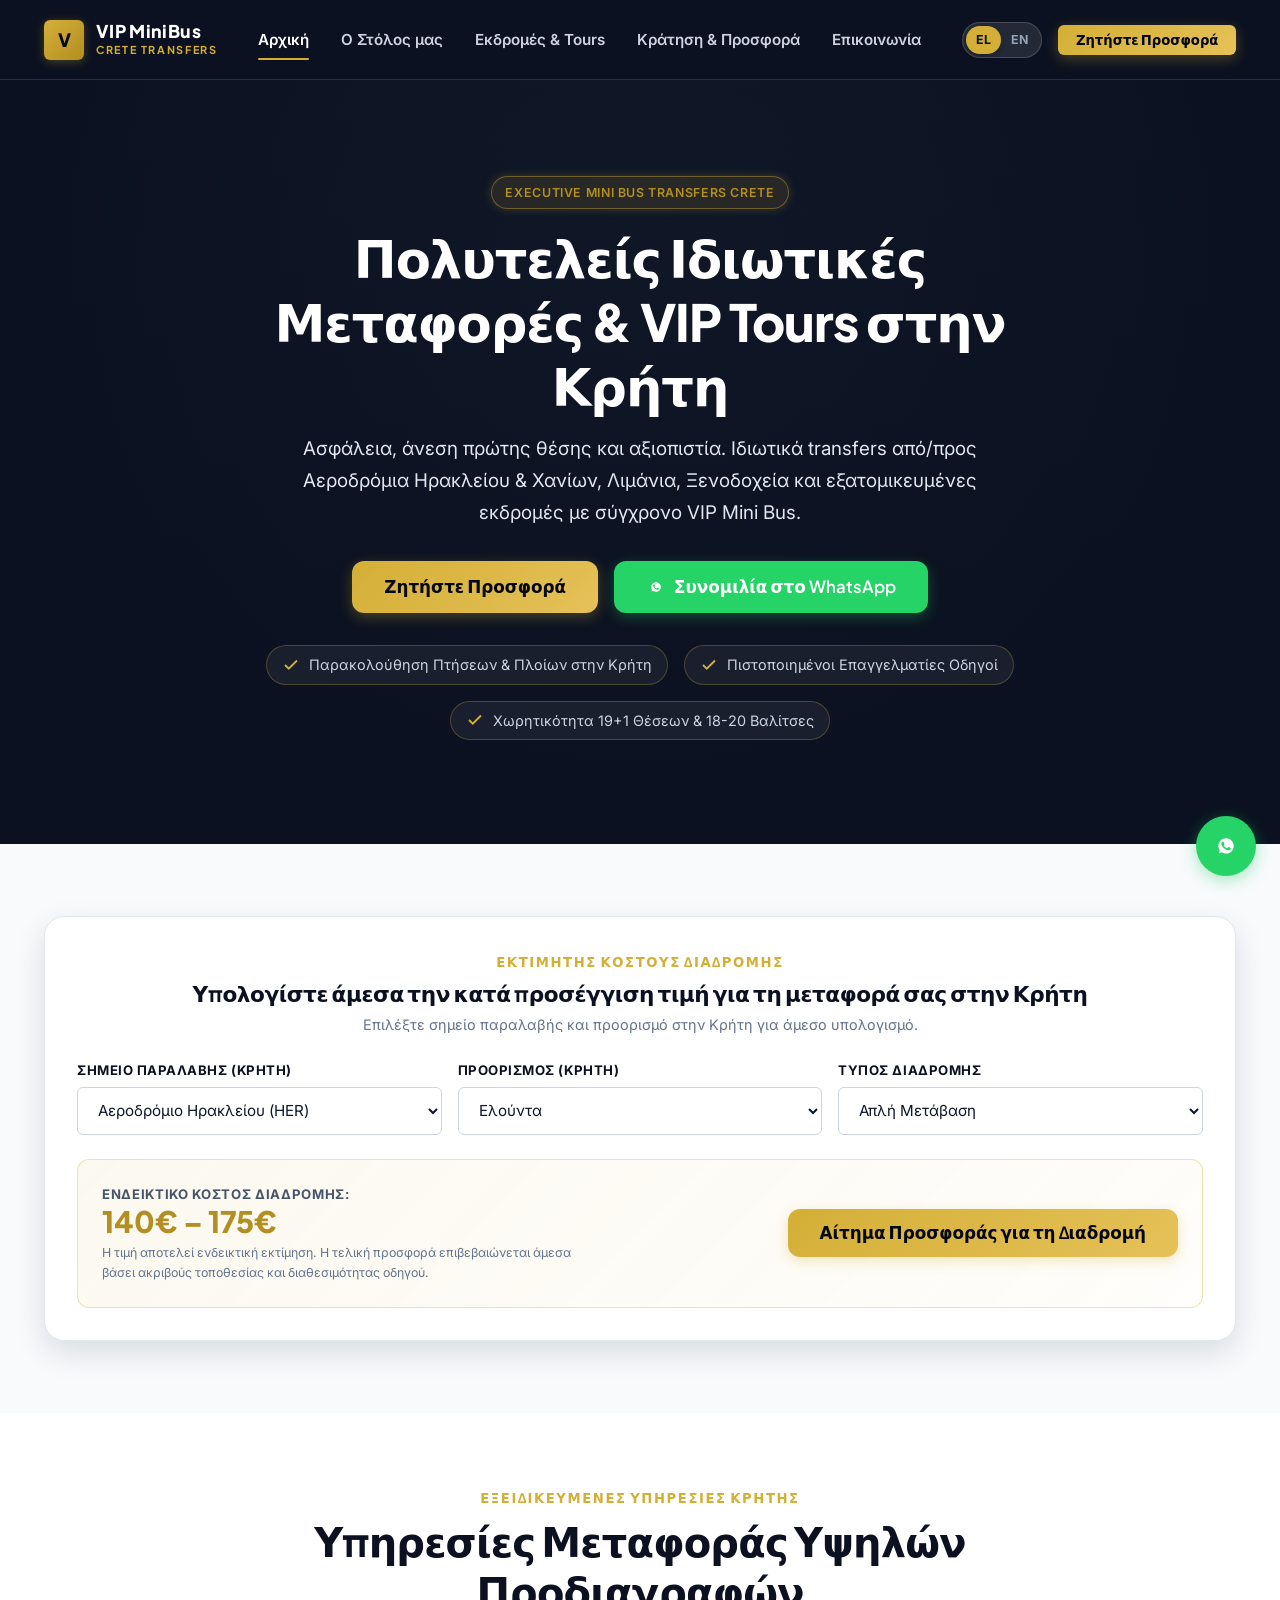
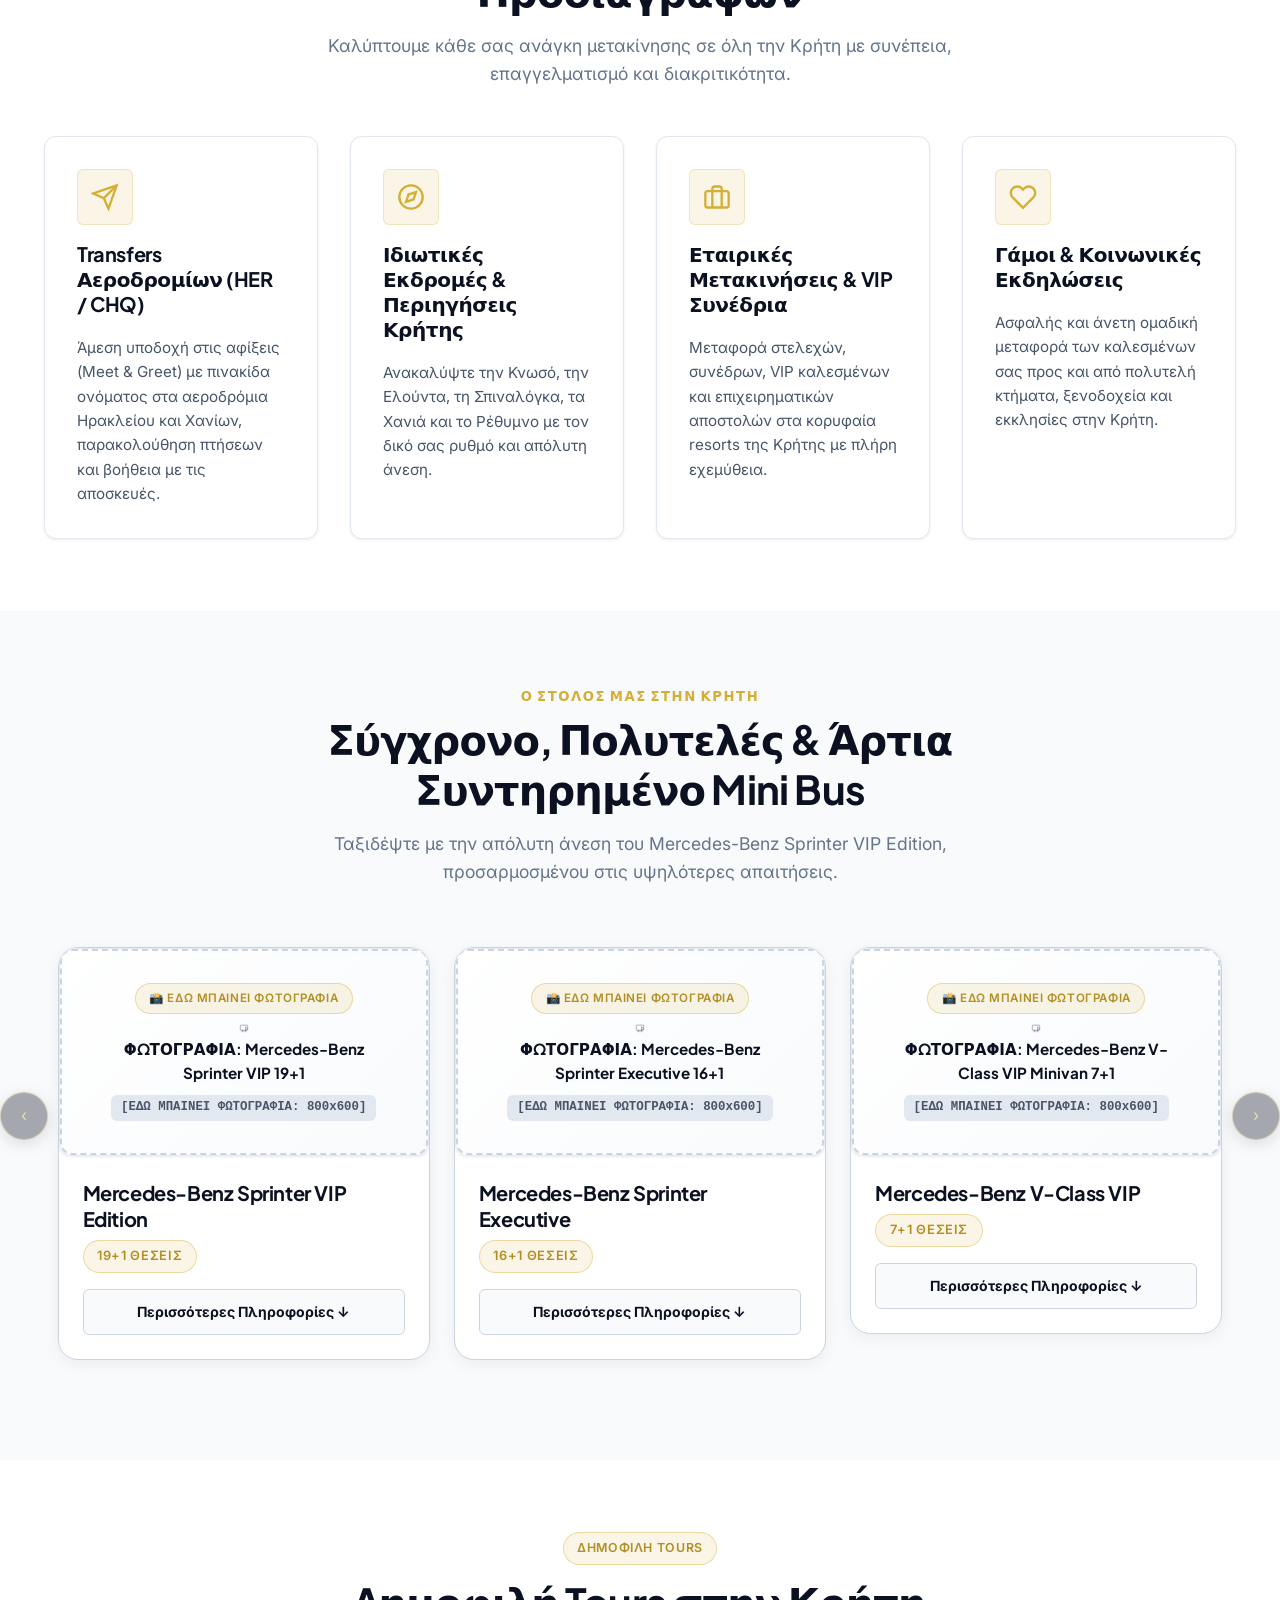
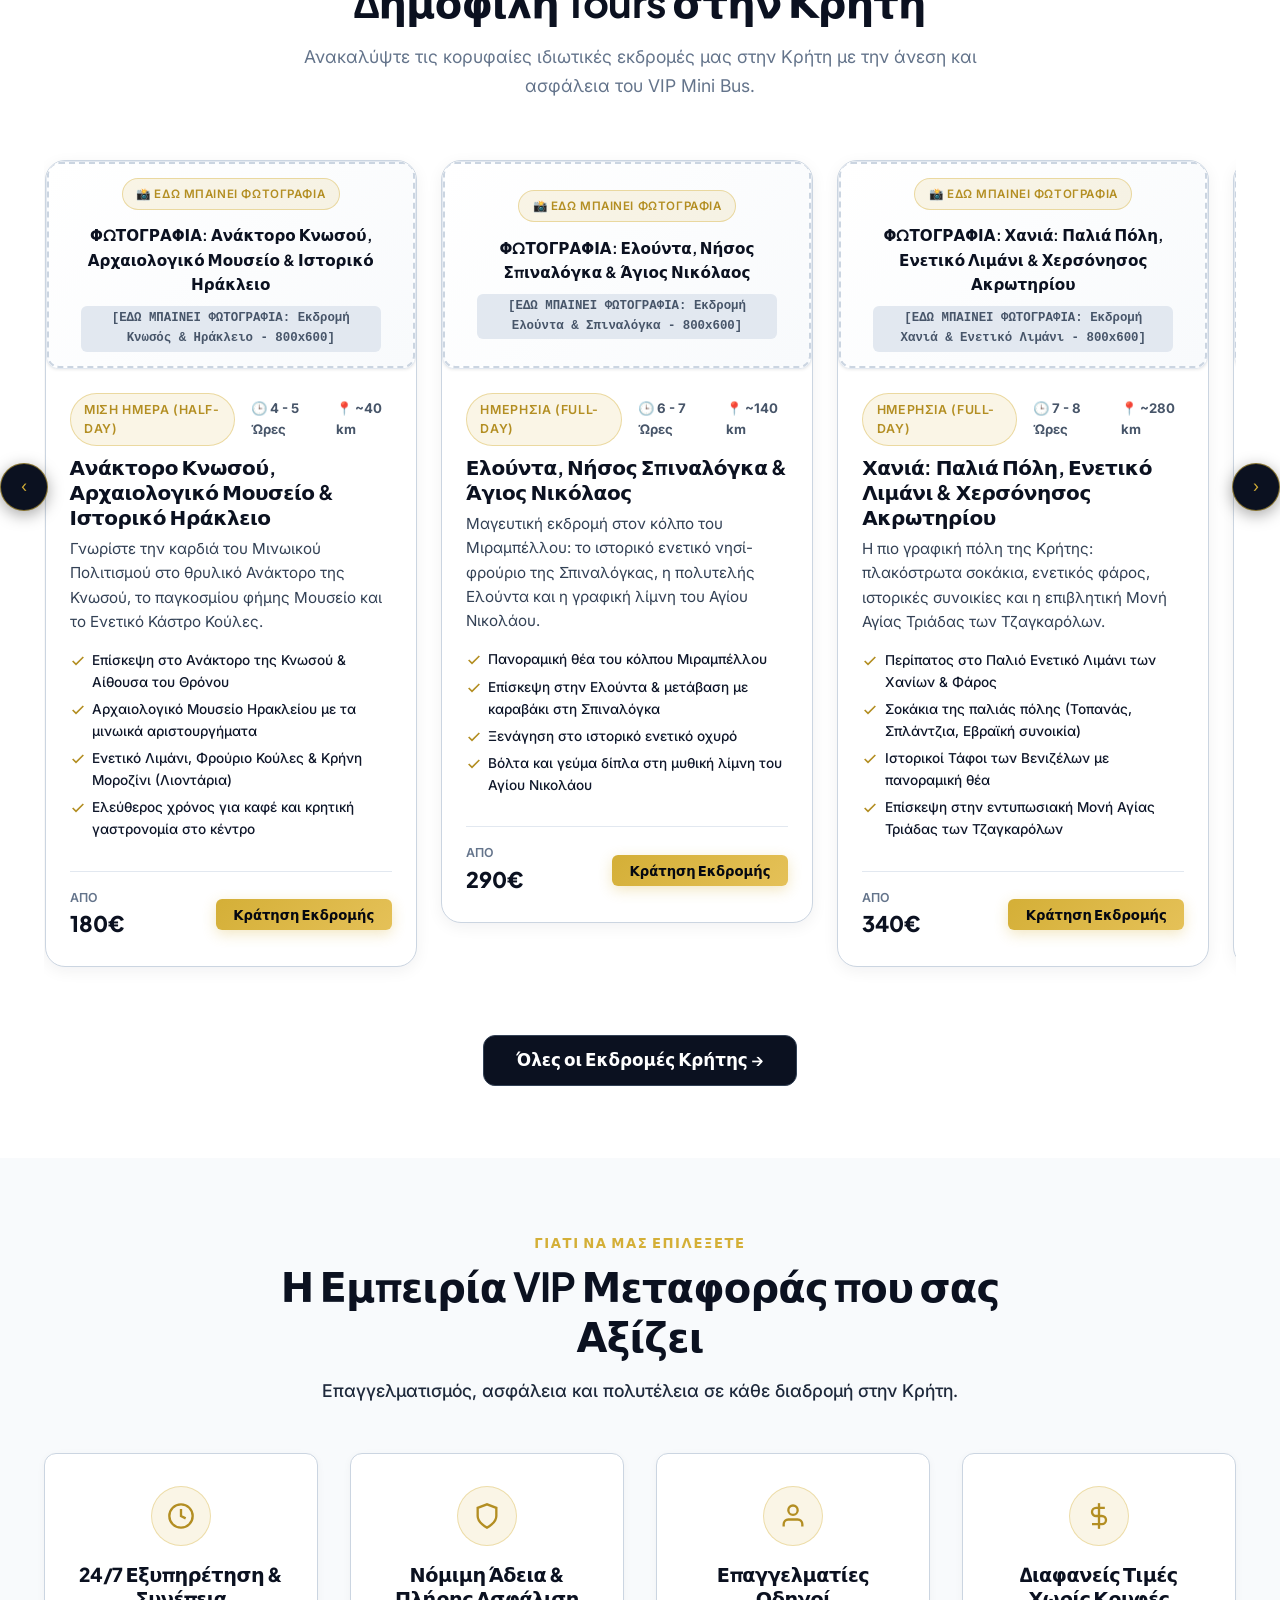
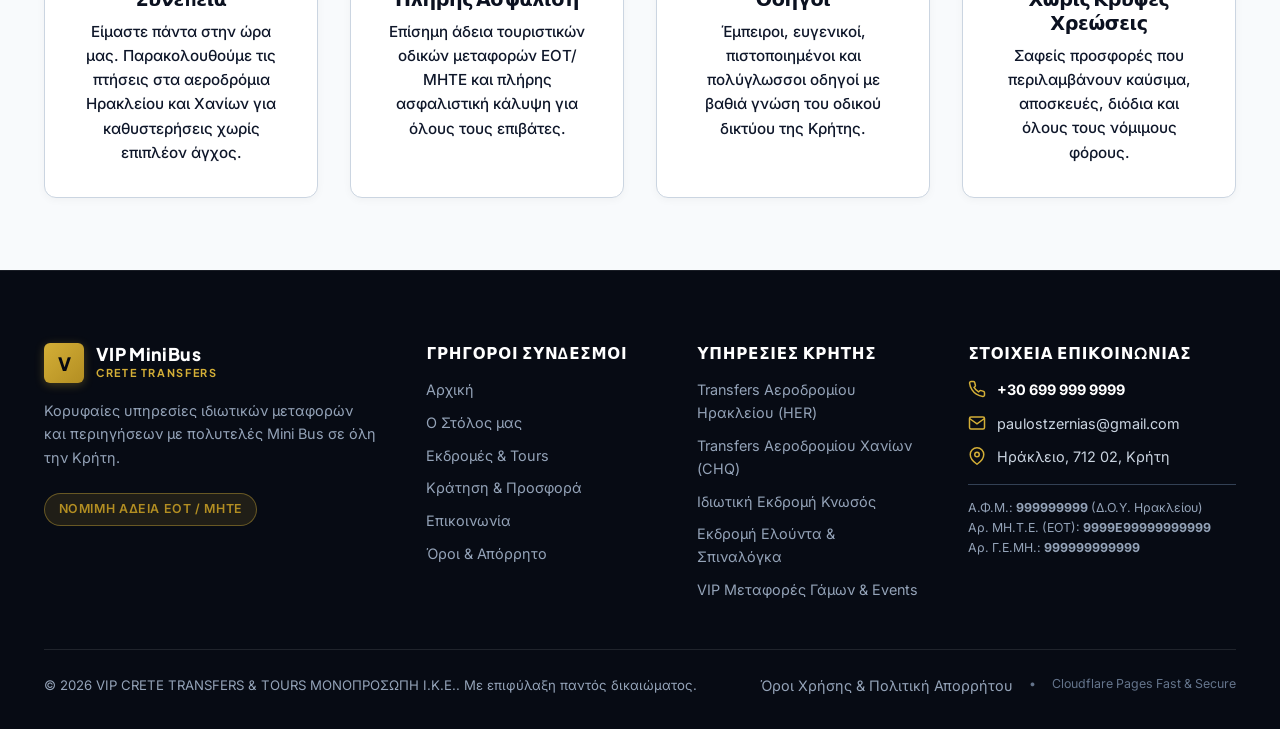
<file: index.html>
<!DOCTYPE html>
<html lang="el">
<head>
  <meta charset="UTF-8">
  <meta name="viewport" content="width=device-width, initial-scale=1.0">
  <title>VIP Mini Bus Transfers & Private Tours Crete | Πολυτελείς Μεταφορές Κρήτη</title>
  <meta name="description" content="Κορυφαίες υπηρεσίες VIP ιδιωτικών μεταφορών και εκδρομών με Mini Bus 19+1 θέσεων στην Κρήτη (Ηράκλειο, Χανιά, Ρέθυμνο, Ελούντα). 24/7 εξυπηρέτηση, άδεια ΕΟΤ/ΜΗΤΕ.">
  
  <!-- Google Fonts: Plus Jakarta Sans & Inter (display=optional eliminates font-swap jitter) -->
  <link rel="preconnect" href="https://fonts.googleapis.com">
  <link rel="preconnect" href="https://fonts.gstatic.com" crossorigin>
  <link href="https://fonts.googleapis.com/css2?family=Inter:wght@400;500;600;700&family=Plus+Jakarta+Sans:wght@600;700;800&display=optional" rel="stylesheet">
  
  <!-- Stylesheets -->
  <link rel="stylesheet" href="css/variables.css">
  <link rel="stylesheet" href="css/base.css">
  <link rel="stylesheet" href="css/components.css">
  <link rel="stylesheet" href="css/animations.css">
</head>
<body>

  <!-- =========================================================================
       1. SOLID EXECUTIVE HEADER / NAVBAR (Zero Flicker)
       ========================================================================= -->
  <header class="site-header">
    <div class="container">
      <div class="nav-container">
        <!-- Logo -->
        <a href="index.html" class="brand-logo" aria-label="VIP Mini Bus Transfers Crete">
          <div class="brand-logo-icon">V</div>
          <div class="brand-logo-text">
            <span class="brand-title">VIP MiniBus</span>
            <span class="brand-subtitle">Crete Transfers</span>
          </div>
        </a>

        <!-- Navigation Menu -->
        <nav class="nav-menu" aria-label="Main Navigation">
          <a href="index.html" class="nav-link active" data-i18n="navHome">Αρχική</a>
          <a href="fleet.html" class="nav-link" data-i18n="navFleet">Ο Στόλος μας</a>
          <a href="tours.html" class="nav-link" data-i18n="navTours">Εκδρομές & Tours</a>
          <a href="booking.html" class="nav-link" data-i18n="navBooking">Κράτηση & Προσφορά</a>
          <a href="contact.html" class="nav-link" data-i18n="navContact">Επικοινωνία</a>

          <!-- Mobile Drawer Actions (Language & Quote Button) -->
          <div class="mobile-menu-extras">
            <div class="lang-switcher" aria-label="Language selector">
              <button type="button" class="lang-btn active" data-lang="el">EL</button>
              <button type="button" class="lang-btn" data-lang="en">EN</button>
            </div>
            <a href="booking.html" class="btn btn-primary btn-quote-mobile" data-i18n="btnGetQuote">Ζητήστε Προσφορά</a>
          </div>
        </nav>

        <!-- Right Side Actions: Lang Switcher & CTA Button -->
        <div class="nav-actions">
          <div class="lang-switcher" aria-label="Language selector">
            <button type="button" class="lang-btn active" data-lang="el">EL</button>
            <button type="button" class="lang-btn" data-lang="en">EN</button>
          </div>
          <a href="booking.html" class="btn btn-primary btn-sm btn-quote-header" data-i18n="btnGetQuote">Ζητήστε Προσφορά</a>
          
          <!-- Mobile Hamburger Toggle -->
          <button class="mobile-toggle" aria-label="Toggle navigation menu">
            <span></span>
            <span></span>
            <span></span>
          </button>
        </div>
      </div>
    </div>
  </header>

  <!-- =========================================================================
       2. HERO SECTION - CRETE (Ready for Future Background Image)
       ========================================================================= -->
  <section class="hero-section hero-home">
    <div class="container">
      <div class="hero-content hero-content-center reveal">
        <div class="hero-badge-wrap">
          <span class="badge badge-gold badge-gold-pulse" data-i18n="heroBadge">Executive Mini Bus Transfers Crete</span>
        </div>
        <h1 class="hero-title" data-i18n="heroTitle">
          Πολυτελείς Ιδιωτικές Μεταφορές & VIP Tours στην Κρήτη
        </h1>
        <p class="hero-subtitle" data-i18n="heroSubtitle">
          Ασφάλεια, άνεση πρώτης θέσης και αξιοπιστία. Ιδιωτικά transfers από/προς Αεροδρόμια Ηρακλείου & Χανίων, Λιμάνια, Ξενοδοχεία και εξατομικευμένες εκδρομές με σύγχρονο VIP Mini Bus.
        </p>

        <div class="hero-actions">
          <a href="booking.html" class="btn btn-primary btn-lg" data-i18n="btnGetQuote">
            Ζητήστε Προσφορά
          </a>
          <a href="#" class="btn btn-whatsapp btn-lg dyn-whatsapp-link" target="_blank" rel="noopener">
            <svg width="20" height="20" viewBox="0 0 24 24" fill="currentColor">
              <path d="M12.031 6.172c-3.181 0-5.767 2.586-5.768 5.766-.001 1.298.38 2.27 1.019 3.287l-.582 2.128 2.182-.573c.978.58 1.911.928 3.145.929 3.178 0 5.767-2.587 5.768-5.766.001-3.187-2.575-5.77-5.764-5.771zm3.392 8.244c-.144.405-.837.774-1.17.824-.299.045-.677.063-1.092-.069-.252-.08-.575-.187-.988-.365-1.739-.751-2.874-2.502-2.961-2.617-.087-.116-.708-.94-.708-1.793s.448-1.273.607-1.446c.159-.173.346-.217.462-.217l.332.006c.106.005.249-.04.39.298.144.347.491 1.2.534 1.287.043.087.072.188.014.304-.058.116-.087.188-.173.289l-.26.304c-.087.086-.177.18-.076.354.101.174.449.741.964 1.201.662.591 1.221.774 1.394.86.174.086.275.072.376-.044.101-.116.433-.506.549-.68.116-.173.231-.145.39-.087s1.011.477 1.184.564.289.13.332.202c.043.073.043.419-.101.824z"/>
            </svg>
            <span data-i18n="btnWhatsAppDirect">Συνομιλία στο WhatsApp</span>
          </a>
        </div>

        <!-- Trust Badges Under Hero -->
        <div class="hero-features">
          <div class="hero-feature-item">
            <svg class="hero-feature-icon" viewBox="0 0 24 24" fill="none" stroke="currentColor" stroke-width="2.5"><polyline points="20 6 9 17 4 12"></polyline></svg>
            <span data-i18n="heroFeature1">Παρακολούθηση Πτήσεων & Πλοίων στην Κρήτη</span>
          </div>
          <div class="hero-feature-item">
            <svg class="hero-feature-icon" viewBox="0 0 24 24" fill="none" stroke="currentColor" stroke-width="2.5"><polyline points="20 6 9 17 4 12"></polyline></svg>
            <span data-i18n="heroFeature2">Πιστοποιημένοι Επαγγελματίες Οδηγοί</span>
          </div>
          <div class="hero-feature-item">
            <svg class="hero-feature-icon" viewBox="0 0 24 24" fill="none" stroke="currentColor" stroke-width="2.5"><polyline points="20 6 9 17 4 12"></polyline></svg>
            <span data-i18n="heroFeature3">Χωρητικότητα 19+1 Θέσεων & 18-20 Βαλίτσες</span>
          </div>
        </div>
      </div>
    </div>
  </section>

  <!-- =========================================================================
       3. QUICK APPROXIMATE PRICE CALCULATOR (Custom Distance & Pickups)
       ========================================================================= -->
  <section class="section section-light" style="position: relative; z-index: 10;">
    <div class="container">
      <div id="price-calculator" class="calculator-card">
        <div class="calculator-header">
          <span class="section-subtitle" data-i18n="calcTitle">Εκτιμητής Κόστους Διαδρομής</span>
          <h2 class="calculator-title" data-i18n="calcSubtitle">Υπολογίστε άμεσα την κατά προσέγγιση τιμή για τη μεταφορά σας στην Κρήτη</h2>
          <p class="calculator-desc" data-i18n="calcDesc">Επιλέξτε σημείο παραλαβής και προορισμό στην Κρήτη για άμεσο υπολογισμό.</p>
        </div>

        <div class="calc-grid">
          <!-- Pickup Dropdown -->
          <div class="form-group">
            <label for="calc-pickup" class="form-label" data-i18n="calcLabelPickup">Σημείο Παραλαβής (Κρήτη)</label>
            <select id="calc-pickup" class="form-control">
              <!-- Rendered via calculator.js -->
            </select>
          </div>

          <!-- Dropoff Dropdown (Standard Options) -->
          <div class="form-group">
            <label for="calc-dropoff" class="form-label" data-i18n="calcLabelDropoff">Προορισμός (Κρήτη)</label>
            <select id="calc-dropoff" class="form-control">
              <!-- Rendered via calculator.js -->
            </select>
          </div>

          <!-- Trip Type -->
          <div class="form-group">
            <label for="calc-trip-type" class="form-label" data-i18n="calcLabelTripType">Τύπος Διαδρομής</label>
            <select id="calc-trip-type" class="form-control">
              <option value="oneway" data-i18n="calcOptionOneWay">Απλή Μετάβαση</option>
              <option value="roundtrip" data-i18n="calcOptionRoundTrip">Μετ' Επιστροφής (-10%)</option>
            </select>
          </div>
        </div>

        <!-- Calculator Result & CTA -->
        <div class="calculator-result-box">
          <div class="calc-price-wrap">
            <span class="calc-price-label" data-i18n="calcEstimatedPrice">Ενδεικτικό Κόστος Διαδρομής:</span>
            <div id="calc-price-output" class="calc-price-value">--€ – --€</div>
            <p class="calc-price-disclaimer" data-i18n="calcDisclaimer">
              Η τιμή αποτελεί ενδεικτική εκτίμηση. Η τελική προσφορά επιβεβαιώνεται άμεσα βάσει ακριβούς τοποθεσίας και διαθεσιμότητας οδηγού.
            </p>
          </div>
          <div>
            <button type="button" id="calc-btn-book" class="btn btn-primary btn-lg" data-i18n="btnRequestQuoteForTrip">
              Αίτημα Προσφοράς για τη Διαδρομή
            </button>
          </div>
        </div>
      </div>
    </div>
  </section>

  <!-- =========================================================================
       4. CORE SERVICES SECTION - CRETE
       ========================================================================= -->
  <section class="section section-white">
    <div class="container">
      <div class="section-header text-center reveal">
        <span class="section-subtitle" data-i18n="servicesSub">Εξειδικευμένες Υπηρεσίες Κρήτης</span>
        <h2 class="section-title text-black" data-i18n="servicesTitle">Υπηρεσίες Μεταφοράς Υψηλών Προδιαγραφών</h2>
        <p class="section-description" data-i18n="servicesDesc">
          Καλύπτουμε κάθε σας ανάγκη μετακίνησης σε όλη την Κρήτη με συνέπεια, επαγγελματισμό και διακριτικότητα.
        </p>
      </div>

      <div class="grid grid-4">
        <!-- Service 1 -->
        <div class="card service-card reveal delay-100">
          <div class="service-icon-wrap">
            <svg viewBox="0 0 24 24" fill="none" stroke="currentColor" stroke-width="2">
              <path d="M22 2L11 13"></path>
              <polygon points="22 2 15 22 11 13 2 9 22 2"></polygon>
            </svg>
          </div>
          <h3 class="service-title" data-i18n="service1Title">Transfers Αεροδρομίων (HER / CHQ)</h3>
          <p class="service-desc" data-i18n="service1Desc">
            Άμεση υποδοχή στις αφίξεις (Meet & Greet) με πινακίδα ονόματος στα αεροδρόμια Ηρακλείου και Χανίων, παρακολούθηση πτήσεων και βοήθεια με τις αποσκευές.
          </p>
        </div>

        <!-- Service 2 -->
        <div class="card service-card reveal delay-200">
          <div class="service-icon-wrap">
            <svg viewBox="0 0 24 24" fill="none" stroke="currentColor" stroke-width="2">
              <circle cx="12" cy="12" r="10"></circle>
              <polygon points="16.24 7.76 14.12 14.12 7.76 16.24 9.88 9.88 16.24 7.76"></polygon>
            </svg>
          </div>
          <h3 class="service-title" data-i18n="service2Title">Ιδιωτικές Εκδρομές & Περιηγήσεις Κρήτης</h3>
          <p class="service-desc" data-i18n="service2Desc">
            Ανακαλύψτε την Κνωσό, την Ελούντα, τη Σπιναλόγκα, τα Χανιά και το Ρέθυμνο με τον δικό σας ρυθμό και απόλυτη άνεση.
          </p>
        </div>

        <!-- Service 3 -->
        <div class="card service-card reveal delay-300">
          <div class="service-icon-wrap">
            <svg viewBox="0 0 24 24" fill="none" stroke="currentColor" stroke-width="2">
              <rect x="2" y="7" width="20" height="14" rx="2" ry="2"></rect>
              <path d="M16 21V5a2 2 0 0 0-2-2h-4a2 2 0 0 0-2 2v16"></path>
            </svg>
          </div>
          <h3 class="service-title" data-i18n="service3Title">Εταιρικές Μετακινήσεις & VIP Συνέδρια</h3>
          <p class="service-desc" data-i18n="service3Desc">
            Μεταφορά στελεχών, συνέδρων, VIP καλεσμένων και επιχειρηματικών αποστολών στα κορυφαία resorts της Κρήτης με πλήρη εχεμύθεια.
          </p>
        </div>

        <!-- Service 4 -->
        <div class="card service-card reveal delay-400">
          <div class="service-icon-wrap">
            <svg viewBox="0 0 24 24" fill="none" stroke="currentColor" stroke-width="2">
              <path d="M20.84 4.61a5.5 5.5 0 0 0-7.78 0L12 5.67l-1.06-1.06a5.5 5.5 0 0 0-7.78 7.78l1.06 1.06L12 21.23l7.78-7.78 1.06-1.06a5.5 5.5 0 0 0 0-7.78z"></path>
            </svg>
          </div>
          <h3 class="service-title" data-i18n="service4Title">Γάμοι & Κοινωνικές Εκδηλώσεις</h3>
          <p class="service-desc" data-i18n="service4Desc">
            Ασφαλής και άνετη ομαδική μεταφορά των καλεσμένων σας προς και από πολυτελή κτήματα, ξενοδοχεία και εκκλησίες στην Κρήτη.
          </p>
        </div>
      </div>
    </div>
  </section>

  <!-- =========================================================================
       5. FEATURED FLEET PREVIEW
       ========================================================================= -->
  <section class="section section-light">
    <div class="container">
      <div class="section-header text-center reveal">
        <span class="section-subtitle" data-i18n="fleetSub">Ο Στόλος μας στην Κρήτη</span>
        <h2 class="section-title text-black" data-i18n="fleetTitle">Σύγχρονο, Πολυτελές & Άρτια Συντηρημένο Mini Bus</h2>
        <p class="section-description" data-i18n="fleetDesc">
          Ταξιδέψτε με την απόλυτη άνεση του Mercedes-Benz Sprinter VIP Edition, προσαρμοσμένου στις υψηλότερες απαιτήσεις.
        </p>
      </div>

      <div class="carousel-wrapper">
        <button type="button" class="carousel-arrow prev" id="home-fleet-prev-btn" aria-label="Προηγούμενο Όχημα">‹</button>
        <div id="fleet-preview-container" class="carousel-track fleet-carousel-track">
          <!-- Vehicle 1: Mercedes Sprinter VIP 19+1 -->
          <div class="fleet-card card" data-vehicle-id="sprinter-vip-19">
            <div class="image-frame aspect-16-9">
              <div class="image-frame-placeholder">
                <div class="badge badge-gold" style="margin-bottom: 0.6rem; font-size: 0.725rem;">
                  📸 ΕΔΩ ΜΠΑΙΝΕΙ ΦΩΤΟΓΡΑΦΙΑ
                </div>
                <svg class="placeholder-icon" viewBox="0 0 24 24" fill="none" stroke="currentColor" stroke-width="1.5">
                  <rect x="2" y="3" width="20" height="14" rx="2" ry="2"></rect>
                  <circle cx="8" cy="19" r="2"></circle>
                  <circle cx="16" cy="19" r="2"></circle>
                  <path d="M16 8h2l3 4v3h-5V8z"></path>
                </svg>
                <span class="placeholder-label">ΦΩΤΟΓΡΑΦΙΑ: Mercedes-Benz Sprinter VIP 19+1</span>
                <span class="placeholder-dimensions">[ΕΔΩ ΜΠΑΙΝΕΙ ΦΩΤΟΓΡΑΦΙΑ: 800x600]</span>
              </div>
            </div>
            <div class="fleet-card-body">
              <div class="fleet-card-header-minimal">
                <h3 class="fleet-card-title">Mercedes-Benz Sprinter VIP Edition</h3>
                <span class="badge badge-gold" style="font-size: 0.8rem; align-self: flex-start;">19+1 Θέσεις</span>
              </div>
              <button type="button" class="btn-fleet-toggle" aria-expanded="false">
                <span class="toggle-text-more">Περισσότερες Πληροφορίες ↓</span>
                <span class="toggle-text-less" style="display: none;">Λιγότερα ↑</span>
              </button>
              <div class="fleet-extra-info" style="display: none;">
                <p class="text-muted fleet-desc" style="font-size: 0.925rem; margin: 0.8rem 0 1rem 0; line-height: 1.5;">Η ναυαρχίδα των μεταφορών μας στην Κρήτη. Ασύγκριτη άνεση, πολυτέλεια και ασφάλεια για transfers αεροδρομίων, λιμανιών, ξενοδοχείων και εκδρομές.</p>
                <div class="fleet-meta" style="margin-bottom: 0.85rem;">
                  <div class="fleet-meta-item">
                    <svg class="fleet-meta-icon" viewBox="0 0 24 24" fill="none" stroke="currentColor" stroke-width="2"><path d="M17 21v-2a4 4 0 0 0-4-4H5a4 4 0 0 0-4 4v2"></path><circle cx="9" cy="7" r="4"></circle><path d="M23 21v-2a4 4 0 0 0-3-3.87"></path><path d="M16 3.13a4 4 0 0 1 0 7.75"></path></svg>
                    <span>19 + 1 Επιβάτες</span>
                  </div>
                  <div class="fleet-meta-item">
                    <svg class="fleet-meta-icon" viewBox="0 0 24 24" fill="none" stroke="currentColor" stroke-width="2"><rect x="2" y="7" width="20" height="14" rx="2" ry="2"></rect><path d="M16 21V5a2 2 0 0 0-2-2h-4a2 2 0 0 0-2 2v16"></path></svg>
                    <span>18-20 Μεγάλες Βαλίτσες + Χειραποσκευές</span>
                  </div>
                </div>
                <div class="features-list" style="margin-bottom: 1rem;">
                  <span class="feature-tag">✓ Ανατομικά Δερμάτινα Καθίσματα</span>
                  <span class="feature-tag">✓ Δωρεάν High-Speed Wi-Fi</span>
                  <span class="feature-tag">✓ Διζωνικός Αυτόματος Κλιματισμός (A/C)</span>
                  <span class="feature-tag">✓ Θύρες Φόρτισης USB & Type-C</span>
                </div>
                <div class="fleet-card-actions" style="margin-top: 1rem;">
                  <a href="booking.html" class="btn btn-primary btn-sm btn-block">Κράτηση Οχήματος</a>
                </div>
              </div>
            </div>
          </div>

          <!-- Vehicle 2: Mercedes Sprinter Executive 16+1 -->
          <div class="fleet-card card" data-vehicle-id="sprinter-vip-16">
            <div class="image-frame aspect-16-9">
              <div class="image-frame-placeholder">
                <div class="badge badge-gold" style="margin-bottom: 0.6rem; font-size: 0.725rem;">
                  📸 ΕΔΩ ΜΠΑΙΝΕΙ ΦΩΤΟΓΡΑΦΙΑ
                </div>
                <svg class="placeholder-icon" viewBox="0 0 24 24" fill="none" stroke="currentColor" stroke-width="1.5">
                  <rect x="2" y="3" width="20" height="14" rx="2" ry="2"></rect>
                  <circle cx="8" cy="19" r="2"></circle>
                  <circle cx="16" cy="19" r="2"></circle>
                  <path d="M16 8h2l3 4v3h-5V8z"></path>
                </svg>
                <span class="placeholder-label">ΦΩΤΟΓΡΑΦΙΑ: Mercedes-Benz Sprinter Executive 16+1</span>
                <span class="placeholder-dimensions">[ΕΔΩ ΜΠΑΙΝΕΙ ΦΩΤΟΓΡΑΦΙΑ: 800x600]</span>
              </div>
            </div>
            <div class="fleet-card-body">
              <div class="fleet-card-header-minimal">
                <h3 class="fleet-card-title">Mercedes-Benz Sprinter Executive</h3>
                <span class="badge badge-gold" style="font-size: 0.8rem; align-self: flex-start;">16+1 Θέσεις</span>
              </div>
              <button type="button" class="btn-fleet-toggle" aria-expanded="false">
                <span class="toggle-text-more">Περισσότερες Πληροφορίες ↓</span>
                <span class="toggle-text-less" style="display: none;">Λιγότερα ↑</span>
              </button>
              <div class="fleet-extra-info" style="display: none;">
                <p class="text-muted fleet-desc" style="font-size: 0.925rem; margin: 0.8rem 0 1rem 0; line-height: 1.5;">Ιδανική επιλογή για μεσαίου μεγέθους ομάδες, οικογένειες και εταιρικά στελέχη που αναζητούν άνεση και ευελιξία στις διαδρομές της Κρήτης.</p>
                <div class="fleet-meta" style="margin-bottom: 0.85rem;">
                  <div class="fleet-meta-item">
                    <svg class="fleet-meta-icon" viewBox="0 0 24 24" fill="none" stroke="currentColor" stroke-width="2"><path d="M17 21v-2a4 4 0 0 0-4-4H5a4 4 0 0 0-4 4v2"></path><circle cx="9" cy="7" r="4"></circle><path d="M23 21v-2a4 4 0 0 0-3-3.87"></path><path d="M16 3.13a4 4 0 0 1 0 7.75"></path></svg>
                    <span>16 + 1 Επιβάτες</span>
                  </div>
                  <div class="fleet-meta-item">
                    <svg class="fleet-meta-icon" viewBox="0 0 24 24" fill="none" stroke="currentColor" stroke-width="2"><rect x="2" y="7" width="20" height="14" rx="2" ry="2"></rect><path d="M16 21V5a2 2 0 0 0-2-2h-4a2 2 0 0 0-2 2v16"></path></svg>
                    <span>16 Μεγάλες Βαλίτσες + Χειραποσκευές</span>
                  </div>
                </div>
                <div class="features-list" style="margin-bottom: 1rem;">
                  <span class="feature-tag">✓ Ανακλινόμενα Δερμάτινα Καθίσματα</span>
                  <span class="feature-tag">✓ Δωρεάν High-Speed Wi-Fi</span>
                  <span class="feature-tag">✓ Ισχυρός Κλιματισμός Επιβατών</span>
                  <span class="feature-tag">✓ USB Θύρες Φόρτισης</span>
                </div>
                <div class="fleet-card-actions" style="margin-top: 1rem;">
                  <a href="booking.html" class="btn btn-primary btn-sm btn-block">Κράτηση Οχήματος</a>
                </div>
              </div>
            </div>
          </div>

          <!-- Vehicle 3: Mercedes-Benz V-Class VIP 7+1 -->
          <div class="fleet-card card" data-vehicle-id="v-class-vip-7">
            <div class="image-frame aspect-16-9">
              <div class="image-frame-placeholder">
                <div class="badge badge-gold" style="margin-bottom: 0.6rem; font-size: 0.725rem;">
                  📸 ΕΔΩ ΜΠΑΙΝΕΙ ΦΩΤΟΓΡΑΦΙΑ
                </div>
                <svg class="placeholder-icon" viewBox="0 0 24 24" fill="none" stroke="currentColor" stroke-width="1.5">
                  <rect x="2" y="3" width="20" height="14" rx="2" ry="2"></rect>
                  <circle cx="8" cy="19" r="2"></circle>
                  <circle cx="16" cy="19" r="2"></circle>
                  <path d="M16 8h2l3 4v3h-5V8z"></path>
                </svg>
                <span class="placeholder-label">ΦΩΤΟΓΡΑΦΙΑ: Mercedes-Benz V-Class VIP Minivan 7+1</span>
                <span class="placeholder-dimensions">[ΕΔΩ ΜΠΑΙΝΕΙ ΦΩΤΟΓΡΑΦΙΑ: 800x600]</span>
              </div>
            </div>
            <div class="fleet-card-body">
              <div class="fleet-card-header-minimal">
                <h3 class="fleet-card-title">Mercedes-Benz V-Class VIP</h3>
                <span class="badge badge-gold" style="font-size: 0.8rem; align-self: flex-start;">7+1 Θέσεις</span>
              </div>
              <button type="button" class="btn-fleet-toggle" aria-expanded="false">
                <span class="toggle-text-more">Περισσότερες Πληροφορίες ↓</span>
                <span class="toggle-text-less" style="display: none;">Λιγότερα ↑</span>
              </button>
              <div class="fleet-extra-info" style="display: none;">
                <p class="text-muted fleet-desc" style="font-size: 0.925rem; margin: 0.8rem 0 1rem 0; line-height: 1.5;">Η απόλυτη πολυτέλεια σε premium VIP minivan. Ιδανικό για VIP transfers, honeymooners και ιδιωτικές περιηγήσεις υψηλού κύρους.</p>
                <div class="fleet-meta" style="margin-bottom: 0.85rem;">
                  <div class="fleet-meta-item">
                    <svg class="fleet-meta-icon" viewBox="0 0 24 24" fill="none" stroke="currentColor" stroke-width="2"><path d="M17 21v-2a4 4 0 0 0-4-4H5a4 4 0 0 0-4 4v2"></path><circle cx="9" cy="7" r="4"></circle><path d="M23 21v-2a4 4 0 0 0-3-3.87"></path><path d="M16 3.13a4 4 0 0 1 0 7.75"></path></svg>
                    <span>7 + 1 Επιβάτες</span>
                  </div>
                  <div class="fleet-meta-item">
                    <svg class="fleet-meta-icon" viewBox="0 0 24 24" fill="none" stroke="currentColor" stroke-width="2"><rect x="2" y="7" width="20" height="14" rx="2" ry="2"></rect><path d="M16 21V5a2 2 0 0 0-2-2h-4a2 2 0 0 0-2 2v16"></path></svg>
                    <span>7-8 Μεγάλες Βαλίτσες + Χειραποσκευές</span>
                  </div>
                </div>
                <div class="features-list" style="margin-bottom: 1rem;">
                  <span class="feature-tag">✓ VIP Δερμάτινα Καθίσματα</span>
                  <span class="feature-tag">✓ Δωρεάν High-Speed Wi-Fi</span>
                  <span class="feature-tag">✓ Climatronic Πολλαπλών Ζωνών</span>
                  <span class="feature-tag">✓ Φιμέ Τζάμια Προστασίας</span>
                </div>
                <div class="fleet-card-actions" style="margin-top: 1rem;">
                  <a href="booking.html" class="btn btn-primary btn-sm btn-block">Κράτηση Οχήματος</a>
                </div>
              </div>
            </div>
          </div>
        </div>
        <button type="button" class="carousel-arrow next" id="home-fleet-next-btn" aria-label="Επόμενο Όχημα">›</button>
      </div>
    </div>
  </section>

  <!-- =========================================================================
       6. CRETE POPULAR TOURS (ONE ROW SWIPE CAROUSEL)
       ========================================================================= -->
  <section class="section section-white">
    <div class="container">
      <div class="section-header text-center reveal">
        <span class="badge badge-gold" style="margin-bottom: 0.8rem;" data-i18n="toursBadge">Δημοφιλή Tours</span>
        <h2 class="section-title text-black" data-i18n="toursHomeTitle">Δημοφιλή Tours στην Κρήτη</h2>
        <p class="section-description" data-i18n="toursHomeSubtitle">
          Ανακαλύψτε τις κορυφαίες ιδιωτικές εκδρομές μας στην Κρήτη με την άνεση και ασφάλεια του VIP Mini Bus.
        </p>
      </div>

      <div class="carousel-wrapper">
        <button type="button" class="carousel-arrow prev" id="home-tours-prev-btn" aria-label="Προηγούμενη Εκδρομή">‹</button>
        <div id="home-tours-preview" class="carousel-track tours-carousel-track" style="margin-bottom: 2.5rem;">
          <!-- Tour 1 -->
          <div class="tour-card card">
            <div class="image-frame aspect-16-9">
              <div class="image-frame-placeholder">
                <div class="badge badge-gold" style="margin-bottom: 0.6rem; font-size: 0.725rem;">
                  📸 ΕΔΩ ΜΠΑΙΝΕΙ ΦΩΤΟΓΡΑΦΙΑ
                </div>
                <svg class="placeholder-icon" viewBox="0 0 24 24" fill="none" stroke="currentColor" stroke-width="1.5">
                  <path d="M12 2a8 8 0 0 0-8 8c0 5.25 8 12 8 12s8-6.75 8-12a8 8 0 0 0-8-8z"></path>
                  <circle cx="12" cy="10" r="3"></circle>
                </svg>
                <span class="placeholder-label">ΦΩΤΟΓΡΑΦΙΑ: Ανάκτορο Κνωσού, Αρχαιολογικό Μουσείο & Ιστορικό Ηράκλειο</span>
                <span class="placeholder-dimensions">[ΕΔΩ ΜΠΑΙΝΕΙ ΦΩΤΟΓΡΑΦΙΑ: Εκδρομή Κνωσός & Ηράκλειο - 800x600]</span>
              </div>
            </div>
            <div class="tour-card-body">
              <div class="tour-meta">
                <span class="badge badge-gold">Μισή Ημέρα (Half-Day)</span>
                <span>🕒 4 - 5 Ώρες</span>
                <span>📍 ~40 km</span>
              </div>
              <h3 class="tour-title">Ανάκτορο Κνωσού, Αρχαιολογικό Μουσείο & Ιστορικό Ηράκλειο</h3>
              <p class="tour-desc">Γνωρίστε την καρδιά του Μινωικού Πολιτισμού στο θρυλικό Ανάκτορο της Κνωσού, το παγκοσμίου φήμης Μουσείο και το Ενετικό Κάστρο Κούλες.</p>
              <ul class="tour-highlights">
                <li class="tour-highlight-item"><svg class="tour-highlight-icon" viewBox="0 0 24 24" fill="none" stroke="currentColor" stroke-width="2.5"><polyline points="20 6 9 17 4 12"></polyline></svg><span>Επίσκεψη στο Ανάκτορο της Κνωσού & Αίθουσα του Θρόνου</span></li>
                <li class="tour-highlight-item"><svg class="tour-highlight-icon" viewBox="0 0 24 24" fill="none" stroke="currentColor" stroke-width="2.5"><polyline points="20 6 9 17 4 12"></polyline></svg><span>Αρχαιολογικό Μουσείο Ηρακλείου με τα μινωικά αριστουργήματα</span></li>
                <li class="tour-highlight-item"><svg class="tour-highlight-icon" viewBox="0 0 24 24" fill="none" stroke="currentColor" stroke-width="2.5"><polyline points="20 6 9 17 4 12"></polyline></svg><span>Ενετικό Λιμάνι, Φρούριο Κούλες & Κρήνη Μοροζίνι (Λιοντάρια)</span></li>
                <li class="tour-highlight-item"><svg class="tour-highlight-icon" viewBox="0 0 24 24" fill="none" stroke="currentColor" stroke-width="2.5"><polyline points="20 6 9 17 4 12"></polyline></svg><span>Ελεύθερος χρόνος για καφέ και κρητική γαστρονομία στο κέντρο</span></li>
              </ul>
              <div class="tour-footer">
                <div>
                  <div class="tour-price-from">Από</div>
                  <div class="tour-price-val">180€</div>
                </div>
                <a href="booking.html?tour=tour-knossos-heraklion&title=%CE%91%CE%BD%CE%AC%CE%BA%CF%84%CE%BF%CF%81%CE%BF%20%CE%9A%CE%BD%CF%89%CF%83%CE%BF%CF%8D" class="btn btn-primary btn-sm">Κράτηση Εκδρομής</a>
              </div>
            </div>
          </div>

          <!-- Tour 2 -->
          <div class="tour-card card">
            <div class="image-frame aspect-16-9">
              <div class="image-frame-placeholder">
                <div class="badge badge-gold" style="margin-bottom: 0.6rem; font-size: 0.725rem;">
                  📸 ΕΔΩ ΜΠΑΙΝΕΙ ΦΩΤΟΓΡΑΦΙΑ
                </div>
                <svg class="placeholder-icon" viewBox="0 0 24 24" fill="none" stroke="currentColor" stroke-width="1.5">
                  <path d="M12 2a8 8 0 0 0-8 8c0 5.25 8 12 8 12s8-6.75 8-12a8 8 0 0 0-8-8z"></path>
                  <circle cx="12" cy="10" r="3"></circle>
                </svg>
                <span class="placeholder-label">ΦΩΤΟΓΡΑΦΙΑ: Ελούντα, Νήσος Σπιναλόγκα & Άγιος Νικόλαος</span>
                <span class="placeholder-dimensions">[ΕΔΩ ΜΠΑΙΝΕΙ ΦΩΤΟΓΡΑΦΙΑ: Εκδρομή Ελούντα & Σπιναλόγκα - 800x600]</span>
              </div>
            </div>
            <div class="tour-card-body">
              <div class="tour-meta">
                <span class="badge badge-gold">Ημερήσια (Full-Day)</span>
                <span>🕒 6 - 7 Ώρες</span>
                <span>📍 ~140 km</span>
              </div>
              <h3 class="tour-title">Ελούντα, Νήσος Σπιναλόγκα & Άγιος Νικόλαος</h3>
              <p class="tour-desc">Μαγευτική εκδρομή στον κόλπο του Μιραμπέλλου: το ιστορικό ενετικό νησί-φρούριο της Σπιναλόγκας, η πολυτελής Ελούντα και η γραφική λίμνη του Αγίου Νικολάου.</p>
              <ul class="tour-highlights">
                <li class="tour-highlight-item"><svg class="tour-highlight-icon" viewBox="0 0 24 24" fill="none" stroke="currentColor" stroke-width="2.5"><polyline points="20 6 9 17 4 12"></polyline></svg><span>Πανοραμική θέα του κόλπου Μιραμπέλλου</span></li>
                <li class="tour-highlight-item"><svg class="tour-highlight-icon" viewBox="0 0 24 24" fill="none" stroke="currentColor" stroke-width="2.5"><polyline points="20 6 9 17 4 12"></polyline></svg><span>Επίσκεψη στην Ελούντα & μετάβαση με καραβάκι στη Σπιναλόγκα</span></li>
                <li class="tour-highlight-item"><svg class="tour-highlight-icon" viewBox="0 0 24 24" fill="none" stroke="currentColor" stroke-width="2.5"><polyline points="20 6 9 17 4 12"></polyline></svg><span>Ξενάγηση στο ιστορικό ενετικό οχυρό</span></li>
                <li class="tour-highlight-item"><svg class="tour-highlight-icon" viewBox="0 0 24 24" fill="none" stroke="currentColor" stroke-width="2.5"><polyline points="20 6 9 17 4 12"></polyline></svg><span>Βόλτα και γεύμα δίπλα στη μυθική λίμνη του Αγίου Νικολάου</span></li>
              </ul>
              <div class="tour-footer">
                <div>
                  <div class="tour-price-from">Από</div>
                  <div class="tour-price-val">290€</div>
                </div>
                <a href="booking.html?tour=tour-elounda-spinalonga&title=%CE%95%CE%BB%CE%BF%CF%8D%CE%BD%CF%84%CE%B1%2C%20%CE%A3%CF%80%CE%B9%CE%BD%CE%B1%CE%BB%CF%8C%CE%B3%CE%BA%CE%B1" class="btn btn-primary btn-sm">Κράτηση Εκδρομής</a>
              </div>
            </div>
          </div>

          <!-- Tour 3 -->
          <div class="tour-card card">
            <div class="image-frame aspect-16-9">
              <div class="image-frame-placeholder">
                <div class="badge badge-gold" style="margin-bottom: 0.6rem; font-size: 0.725rem;">
                  📸 ΕΔΩ ΜΠΑΙΝΕΙ ΦΩΤΟΓΡΑΦΙΑ
                </div>
                <svg class="placeholder-icon" viewBox="0 0 24 24" fill="none" stroke="currentColor" stroke-width="1.5">
                  <path d="M12 2a8 8 0 0 0-8 8c0 5.25 8 12 8 12s8-6.75 8-12a8 8 0 0 0-8-8z"></path>
                  <circle cx="12" cy="10" r="3"></circle>
                </svg>
                <span class="placeholder-label">ΦΩΤΟΓΡΑΦΙΑ: Χανιά: Παλιά Πόλη, Ενετικό Λιμάνι & Χερσόνησος Ακρωτηρίου</span>
                <span class="placeholder-dimensions">[ΕΔΩ ΜΠΑΙΝΕΙ ΦΩΤΟΓΡΑΦΙΑ: Εκδρομή Χανιά & Ενετικό Λιμάνι - 800x600]</span>
              </div>
            </div>
            <div class="tour-card-body">
              <div class="tour-meta">
                <span class="badge badge-gold">Ημερήσια (Full-Day)</span>
                <span>🕒 7 - 8 Ώρες</span>
                <span>📍 ~280 km</span>
              </div>
              <h3 class="tour-title">Χανιά: Παλιά Πόλη, Ενετικό Λιμάνι & Χερσόνησος Ακρωτηρίου</h3>
              <p class="tour-desc">Η πιο γραφική πόλη της Κρήτης: πλακόστρωτα σοκάκια, ενετικός φάρος, ιστορικές συνοικίες και η επιβλητική Μονή Αγίας Τριάδας των Τζαγκαρόλων.</p>
              <ul class="tour-highlights">
                <li class="tour-highlight-item"><svg class="tour-highlight-icon" viewBox="0 0 24 24" fill="none" stroke="currentColor" stroke-width="2.5"><polyline points="20 6 9 17 4 12"></polyline></svg><span>Περίπατος στο Παλιό Ενετικό Λιμάνι των Χανίων & Φάρος</span></li>
                <li class="tour-highlight-item"><svg class="tour-highlight-icon" viewBox="0 0 24 24" fill="none" stroke="currentColor" stroke-width="2.5"><polyline points="20 6 9 17 4 12"></polyline></svg><span>Σοκάκια της παλιάς πόλης (Τοπανάς, Σπλάντζια, Εβραϊκή συνοικία)</span></li>
                <li class="tour-highlight-item"><svg class="tour-highlight-icon" viewBox="0 0 24 24" fill="none" stroke="currentColor" stroke-width="2.5"><polyline points="20 6 9 17 4 12"></polyline></svg><span>Ιστορικοί Τάφοι των Βενιζέλων με πανοραμική θέα</span></li>
                <li class="tour-highlight-item"><svg class="tour-highlight-icon" viewBox="0 0 24 24" fill="none" stroke="currentColor" stroke-width="2.5"><polyline points="20 6 9 17 4 12"></polyline></svg><span>Επίσκεψη στην εντυπωσιακή Μονή Αγίας Τριάδας των Τζαγκαρόλων</span></li>
              </ul>
              <div class="tour-footer">
                <div>
                  <div class="tour-price-from">Από</div>
                  <div class="tour-price-val">340€</div>
                </div>
                <a href="booking.html?tour=tour-chania-venetian&title=%CE%A7%CE%B1%CE%BD%CE%B9%CE%AC%2C%20%CE%95%CE%BD%CE%B5%CF%84%CE%B9%CE%BA%CF%8C%20%CE%9B%CE%B9%CE%BC%CE%AC%CE%BD%CE%B9" class="btn btn-primary btn-sm">Κράτηση Εκδρομής</a>
              </div>
            </div>
          </div>

          <!-- Tour 4 -->
          <div class="tour-card card">
            <div class="image-frame aspect-16-9">
              <div class="image-frame-placeholder">
                <div class="badge badge-gold" style="margin-bottom: 0.6rem; font-size: 0.725rem;">
                  📸 ΕΔΩ ΜΠΑΙΝΕΙ ΦΩΤΟΓΡΑΦΙΑ
                </div>
                <svg class="placeholder-icon" viewBox="0 0 24 24" fill="none" stroke="currentColor" stroke-width="1.5">
                  <path d="M12 2a8 8 0 0 0-8 8c0 5.25 8 12 8 12s8-6.75 8-12a8 8 0 0 0-8-8z"></path>
                  <circle cx="12" cy="10" r="3"></circle>
                </svg>
                <span class="placeholder-label">ΦΩΤΟΓΡΑΦΙΑ: Ρέθυμνο: Παλιά Πόλη, Φορτέτζα & Ιστορική Μονή Αρκαδίου</span>
                <span class="placeholder-dimensions">[ΕΔΩ ΜΠΑΙΝΕΙ ΦΩΤΟΓΡΑΦΙΑ: Εκδρομή Ρέθυμνο & Μονή Αρκαδίου - 800x600]</span>
              </div>
            </div>
            <div class="tour-card-body">
              <div class="tour-meta">
                <span class="badge badge-gold">Μισή / Ολοήμερη</span>
                <span>🕒 5 - 6 Ώρες</span>
                <span>📍 ~160 km</span>
              </div>
              <h3 class="tour-title">Ρέθυμνο: Παλιά Πόλη, Φορτέτζα & Ιστορική Μονή Αρκαδίου</h3>
              <p class="tour-desc">Αναγεννησιακή γοητεία στο Ρέθυμνο, το μεγαλύτερο σωζόμενο ενετικό φρούριο της Κρήτης (Φορτέτζα) και το ιερό σύμβολο ελευθερίας, η Μονή Αρκαδίου.</p>
              <ul class="tour-highlights">
                <li class="tour-highlight-item"><svg class="tour-highlight-icon" viewBox="0 0 24 24" fill="none" stroke="currentColor" stroke-width="2.5"><polyline points="20 6 9 17 4 12"></polyline></svg><span>Επίσκεψη στην ιστορική και μαρτυρική Μονή Αρκαδίου</span></li>
                <li class="tour-highlight-item"><svg class="tour-highlight-icon" viewBox="0 0 24 24" fill="none" stroke="currentColor" stroke-width="2.5"><polyline points="20 6 9 17 4 12"></polyline></svg><span>Περιήγηση στην Ενετική Φορτέτζα του Ρεθύμνου</span></li>
                <li class="tour-highlight-item"><svg class="tour-highlight-icon" viewBox="0 0 24 24" fill="none" stroke="currentColor" stroke-width="2.5"><polyline points="20 6 9 17 4 12"></polyline></svg><span>Γραφικά ενετικά & οθωμανικά σοκάκια, Κρήνη Ριμόντι</span></li>
                <li class="tour-highlight-item"><svg class="tour-highlight-icon" viewBox="0 0 24 24" fill="none" stroke="currentColor" stroke-width="2.5"><polyline points="20 6 9 17 4 12"></polyline></svg><span>Χαλαρωτικός καφές στο ενετικό λιμανάκι του Ρεθύμνου</span></li>
              </ul>
              <div class="tour-footer">
                <div>
                  <div class="tour-price-from">Από</div>
                  <div class="tour-price-val">260€</div>
                </div>
                <a href="booking.html?tour=tour-rethymno-arkadi&title=%CE%A1%CE%AD%CE%B8%CF%85%CE%BC%CE%BD%CE%BF%2C%20%CE%9C%CE%BF%CE%BD%CE%AE%20%CE%91%CF%81%CE%BA%CE%B1%CE%B4%CE%AF%CE%BF%CF%85" class="btn btn-primary btn-sm">Κράτηση Εκδρομής</a>
              </div>
            </div>
          </div>

          <!-- Tour 5 -->
          <div class="tour-card card">
            <div class="image-frame aspect-16-9">
              <div class="image-frame-placeholder">
                <div class="badge badge-gold" style="margin-bottom: 0.6rem; font-size: 0.725rem;">
                  📸 ΕΔΩ ΜΠΑΙΝΕΙ ΦΩΤΟΓΡΑΦΙΑ
                </div>
                <svg class="placeholder-icon" viewBox="0 0 24 24" fill="none" stroke="currentColor" stroke-width="1.5">
                  <path d="M12 2a8 8 0 0 0-8 8c0 5.25 8 12 8 12s8-6.75 8-12a8 8 0 0 0-8-8z"></path>
                  <circle cx="12" cy="10" r="3"></circle>
                </svg>
                <span class="placeholder-label">ΦΩΤΟΓΡΑΦΙΑ: Νότια Κρήτη: Φαιστός, Γόρτυνα & Παραλία Μάταλα</span>
                <span class="placeholder-dimensions">[ΕΔΩ ΜΠΑΙΝΕΙ ΦΩΤΟΓΡΑΦΙΑ: Εκδρομή Νότια Κρήτη & Μάταλα - 800x600]</span>
              </div>
            </div>
            <div class="tour-card-body">
              <div class="tour-meta">
                <span class="badge badge-gold">Ημερήσια (Full-Day)</span>
                <span>🕒 7 - 8 Ώρες</span>
                <span>📍 ~150 km</span>
              </div>
              <h3 class="tour-title">Νότια Κρήτη: Φαιστός, Γόρτυνα & Παραλία Μάταλα</h3>
              <p class="tour-desc">Διασχίστε την πεδιάδα της Μεσαράς προς το αυθεντικό νότιο κρητικό πέλαγος: Μινωική Φαιστός, ρωμαϊκή Γόρτυνα και οι θρυλικές σπηλιές των χίπις στα Μάταλα.</p>
              <ul class="tour-highlights">
                <li class="tour-highlight-item"><svg class="tour-highlight-icon" viewBox="0 0 24 24" fill="none" stroke="currentColor" stroke-width="2.5"><polyline points="20 6 9 17 4 12"></polyline></svg><span>Αρχαιολογικός Χώρος Φαιστού με θέα στον Ψηλορείτη</span></li>
                <li class="tour-highlight-item"><svg class="tour-highlight-icon" viewBox="0 0 24 24" fill="none" stroke="currentColor" stroke-width="2.5"><polyline points="20 6 9 17 4 12"></polyline></svg><span>Ρωμαϊκή Πρωτεύουσα Γόρτυνα & η Αρχαιότερη Νομοθεσία της Ευρώπης</span></li>
                <li class="tour-highlight-item"><svg class="tour-highlight-icon" viewBox="0 0 24 24" fill="none" stroke="currentColor" stroke-width="2.5"><polyline points="20 6 9 17 4 12"></polyline></svg><span>Μπάνιο στα κρυστάλλινα νερά του Λιβυκού Πελάγους στα Μάταλα</span></li>
                <li class="tour-highlight-item"><svg class="tour-highlight-icon" viewBox="0 0 24 24" fill="none" stroke="currentColor" stroke-width="2.5"><polyline points="20 6 9 17 4 12"></polyline></svg><span>Επίσκεψη στις λαξευτές προϊστορικές σπηλιές των Ματάλων</span></li>
              </ul>
              <div class="tour-footer">
                <div>
                  <div class="tour-price-from">Από</div>
                  <div class="tour-price-val">280€</div>
                </div>
                <a href="booking.html?tour=tour-south-crete-matala&title=%CE%9D%CF%8C%CF%84%CE%B9%CE%B1%20%CE%9A%CF%81%CE%AE%CF%84%CE%B7%2C%20%CE%9C%CE%AC%CF%84%CE%B1%CE%BB%CE%B1" class="btn btn-primary btn-sm">Κράτηση Εκδρομής</a>
              </div>
            </div>
          </div>
        </div>
        <button type="button" class="carousel-arrow next" id="home-tours-next-btn" aria-label="Επόμενη Εκδρομή">›</button>
      </div>

      <div class="text-center reveal">
        <a href="tours.html" class="btn btn-secondary btn-lg" data-i18n="btnExploreTours">
          Όλες οι Εκδρομές Κρήτης →
        </a>
      </div>
    </div>
  </section>

  <!-- =========================================================================
       7. WHY CHOOSE US / TRUST INDICATORS (HIGH-CONTRAST BLACK TEXT)
       ========================================================================= -->
  <section class="section section-light">
    <div class="container">
      <div class="section-header text-center reveal">
        <span class="section-subtitle" data-i18n="whySub">Γιατί να μας Επιλέξετε</span>
        <h2 class="section-title text-black" data-i18n="whyTitle">Η Εμπειρία VIP Μεταφοράς που σας Αξίζει</h2>
        <p class="section-description section-description-black">Επαγγελματισμός, ασφάλεια και πολυτέλεια σε κάθε διαδρομή στην Κρήτη.</p>
      </div>

      <div class="grid grid-4">
        <!-- Trust 1 -->
        <div class="trust-card reveal delay-100">
          <div class="trust-icon-box">
            <svg width="28" height="28" viewBox="0 0 24 24" fill="none" stroke="currentColor" stroke-width="2">
              <circle cx="12" cy="12" r="10"></circle>
              <polyline points="12 6 12 12 16 14"></polyline>
            </svg>
          </div>
          <h3 class="trust-title" data-i18n="why1Title">24/7 Εξυπηρέτηση & Συνέπεια</h3>
          <p class="trust-desc" data-i18n="why1Desc">Είμαστε πάντα στην ώρα μας. Παρακολουθούμε τις πτήσεις στα αεροδρόμια Ηρακλείου και Χανίων για καθυστερήσεις χωρίς επιπλέον άγχος.</p>
        </div>

        <!-- Trust 2 -->
        <div class="trust-card reveal delay-200">
          <div class="trust-icon-box">
            <svg width="28" height="28" viewBox="0 0 24 24" fill="none" stroke="currentColor" stroke-width="2">
              <path d="M12 22s8-4 8-10V5l-8-3-8 3v7c0 6 8 10 8 10z"></path>
            </svg>
          </div>
          <h3 class="trust-title" data-i18n="why2Title">Νόμιμη Άδεια & Πλήρης Ασφάλιση</h3>
          <p class="trust-desc" data-i18n="why2Desc">Επίσημη άδεια τουριστικών οδικών μεταφορών ΕΟΤ/ΜΗΤΕ και πλήρης ασφαλιστική κάλυψη για όλους τους επιβάτες.</p>
        </div>

        <!-- Trust 3 -->
        <div class="trust-card reveal delay-300">
          <div class="trust-icon-box">
            <svg width="28" height="28" viewBox="0 0 24 24" fill="none" stroke="currentColor" stroke-width="2">
              <path d="M20 21v-2a4 4 0 0 0-4-4H8a4 4 0 0 0-4 4v2"></path>
              <circle cx="12" cy="7" r="4"></circle>
            </svg>
          </div>
          <h3 class="trust-title" data-i18n="why3Title">Επαγγελματίες Οδηγοί</h3>
          <p class="trust-desc" data-i18n="why3Desc">Έμπειροι, ευγενικοί, πιστοποιημένοι και πολύγλωσσοι οδηγοί με βαθιά γνώση του οδικού δικτύου της Κρήτης.</p>
        </div>

        <!-- Trust 4 -->
        <div class="trust-card reveal delay-400">
          <div class="trust-icon-box">
            <svg width="28" height="28" viewBox="0 0 24 24" fill="none" stroke="currentColor" stroke-width="2">
              <line x1="12" y1="1" x2="12" y2="23"></line>
              <path d="M17 5H9.5a3.5 3.5 0 0 0 0 7h5a3.5 3.5 0 0 1 0 7H6"></path>
            </svg>
          </div>
          <h3 class="trust-title" data-i18n="why4Title">Διαφανείς Τιμές Χωρίς Κρυφές Χρεώσεις</h3>
          <p class="trust-desc" data-i18n="why4Desc">Σαφείς προσφορές που περιλαμβάνουν καύσιμα, αποσκευές, διόδια και όλους τους νόμιμους φόρους.</p>
        </div>
      </div>
    </div>
  </section>

  <!-- =========================================================================
       8. FOOTER - CRETE DATA (9999999)
       ========================================================================= -->
  <footer class="site-footer">
    <div class="container">
      <div class="footer-grid">
        <!-- Brand Info -->
        <div>
          <div class="brand-logo" style="margin-bottom: 1rem;">
            <div class="brand-logo-icon">V</div>
            <div class="brand-logo-text">
              <span class="brand-title">VIP MiniBus</span>
              <span class="brand-subtitle">Crete Transfers</span>
            </div>
          </div>
          <p style="font-size: 0.9rem; line-height: 1.6; margin-bottom: 1.5rem;" data-i18n="footerAbout">
            Κορυφαίες υπηρεσίες ιδιωτικών μεταφορών και περιηγήσεων με πολυτελές Mini Bus σε όλη την Κρήτη.
          </p>
          <span class="badge badge-gold" data-i18n="badgeLicensed">Νόμιμη Άδεια ΕΟΤ / ΜΗΤΕ</span>
        </div>

        <!-- Quick Links -->
        <div>
          <h4 class="footer-col-title" data-i18n="footerQuickLinks">Γρήγοροι Σύνδεσμοι</h4>
          <div class="footer-links">
            <a href="index.html" class="footer-link" data-i18n="navHome">Αρχική</a>
            <a href="fleet.html" class="footer-link" data-i18n="navFleet">Ο Στόλος μας</a>
            <a href="tours.html" class="footer-link" data-i18n="navTours">Εκδρομές & Tours</a>
            <a href="booking.html" class="footer-link" data-i18n="navBooking">Κράτηση & Προσφορά</a>
            <a href="contact.html" class="footer-link" data-i18n="navContact">Επικοινωνία</a>
            <a href="privacy.html" class="footer-link" data-i18n="navPrivacy">Όροι & Απόρρητο</a>
          </div>
        </div>

        <!-- Crete Services -->
        <div>
          <h4 class="footer-col-title" data-i18n="footerServices">Υπηρεσίες Κρήτης</h4>
          <div class="footer-links">
            <span class="footer-link">Transfers Αεροδρομίου Ηρακλείου (HER)</span>
            <span class="footer-link">Transfers Αεροδρομίου Χανίων (CHQ)</span>
            <span class="footer-link">Ιδιωτική Εκδρομή Κνωσός</span>
            <span class="footer-link">Εκδρομή Ελούντα & Σπιναλόγκα</span>
            <span class="footer-link">VIP Μεταφορές Γάμων & Events</span>
          </div>
        </div>

        <!-- Contact & Legal Data (Crete & 9999999) -->
        <div>
          <h4 class="footer-col-title" data-i18n="footerContactTitle">Στοιχεία Επικοινωνίας</h4>
          <div class="footer-contact-item">
            <svg class="footer-contact-icon" viewBox="0 0 24 24" fill="none" stroke="currentColor" stroke-width="2"><path d="M22 16.92v3a2 2 0 0 1-2.18 2 19.79 19.79 0 0 1-8.63-3.07 19.5 19.5 0 0 1-6-6 19.79 19.79 0 0 1-3.07-8.67A2 2 0 0 1 4.11 2h3a2 2 0 0 1 2 1.72 12.84 12.84 0 0 0 .7 2.81 2 2 0 0 1-.45 2.11L8.09 9.91a16 16 0 0 0 6 6l1.27-1.27a2 2 0 0 1 2.11-.45 12.84 12.84 0 0 0 2.81.7A2 2 0 0 1 22 16.92z"></path></svg>
            <a href="#" class="dyn-phone-link dyn-phone" style="font-weight: 700; color: #FFFFFF;">+30 699 999 9999</a>
          </div>
          <div class="footer-contact-item">
            <svg class="footer-contact-icon" viewBox="0 0 24 24" fill="none" stroke="currentColor" stroke-width="2"><path d="M4 4h16c1.1 0 2 .9 2 2v12c0 1.1-.9 2-2 2H4c-1.1 0-2-.9-2-2V6c0-1.1.9-2 2-2z"></path><polyline points="22,6 12,13 2,6"></polyline></svg>
            <a href="mailto:paulostzernias@gmail.com" class="dyn-email-link dyn-email">paulostzernias@gmail.com</a>
          </div>
          <div class="footer-contact-item">
            <svg class="footer-contact-icon" viewBox="0 0 24 24" fill="none" stroke="currentColor" stroke-width="2"><path d="M21 10c0 7-9 13-9 13s-9-6-9-13a9 9 0 0 1 18 0z"></path><circle cx="12" cy="10" r="3"></circle></svg>
            <span class="dyn-legal-address">Ηράκλειο, 712 02, Κρήτη</span>
          </div>
          
          <!-- Regulatory Greek IDs (9999999) -->
          <div style="margin-top: 1rem; padding-top: 0.8rem; border-top: 1px solid var(--color-border-dark); font-size: 0.775rem;">
            <div>Α.Φ.Μ.: <strong class="dyn-legal-vat">999999999</strong> (<span class="dyn-legal-doy">Δ.Ο.Υ. Ηρακλείου</span>)</div>
            <div>Αρ. ΜΗ.Τ.Ε. (ΕΟΤ): <strong class="dyn-legal-mhte">9999E99999999999</strong></div>
            <div>Αρ. Γ.Ε.ΜΗ.: <strong class="dyn-legal-gemi">999999999999</strong></div>
          </div>
        </div>
      </div>

      <!-- Footer Bottom -->
      <div class="footer-bottom">
        <div>
          © 2026 <span class="dyn-legal-company">VIP CRETE TRANSFERS & TOURS</span>. <span data-i18n="footerRights">Με επιφύλαξη παντός δικαιώματος.</span>
        </div>
        <div class="footer-legal-inline">
          <a href="privacy.html" class="footer-link" data-i18n="navPrivacy">Όροι Χρήσης & Πολιτική Απορρήτου</a>
          <span>•</span>
          <span>Cloudflare Pages Fast & Secure</span>
        </div>
      </div>
    </div>
  </footer>

  <!-- =========================================================================
       9. FLOATING WHATSAPP BUTTON
       ========================================================================= -->
  <a href="#" class="floating-whatsapp dyn-whatsapp-link" aria-label="Chat on WhatsApp" target="_blank" rel="noopener">
    <svg viewBox="0 0 24 24" fill="currentColor">
      <path d="M12.031 6.172c-3.181 0-5.767 2.586-5.768 5.766-.001 1.298.38 2.27 1.019 3.287l-.582 2.128 2.182-.573c.978.58 1.911.928 3.145.929 3.178 0 5.767-2.587 5.768-5.766.001-3.187-2.575-5.77-5.764-5.771zm3.392 8.244c-.144.405-.837.774-1.17.824-.299.045-.677.063-1.092-.069-.252-.08-.575-.187-.988-.365-1.739-.751-2.874-2.502-2.961-2.617-.087-.116-.708-.94-.708-1.793s.448-1.273.607-1.446c.159-.173.346-.217.462-.217l.332.006c.106.005.249-.04.39.298.144.347.491 1.2.534 1.287.043.087.072.188.014.304-.058.116-.087.188-.173.289l-.26.304c-.087.086-.177.18-.076.354.101.174.449.741.964 1.201.662.591 1.221.774 1.394.86.174.086.275.072.376-.044.101-.116.433-.506.549-.68.116-.173.231-.145.39-.087s1.011.477 1.184.564.289.13.332.202c.043.073.043.419-.101.824z"/>
    </svg>
  </a>

  <!-- Scripts -->
  <script src="js/config.js"></script>
  <script src="js/data/fleet.js"></script>
  <script src="js/data/routes.js"></script>
  <script src="js/data/i18n.js"></script>
  <script src="js/calculator.js"></script>
  <script src="js/renderer.js"></script>
  <script src="js/app.js"></script>
</body>
</html>
</file>
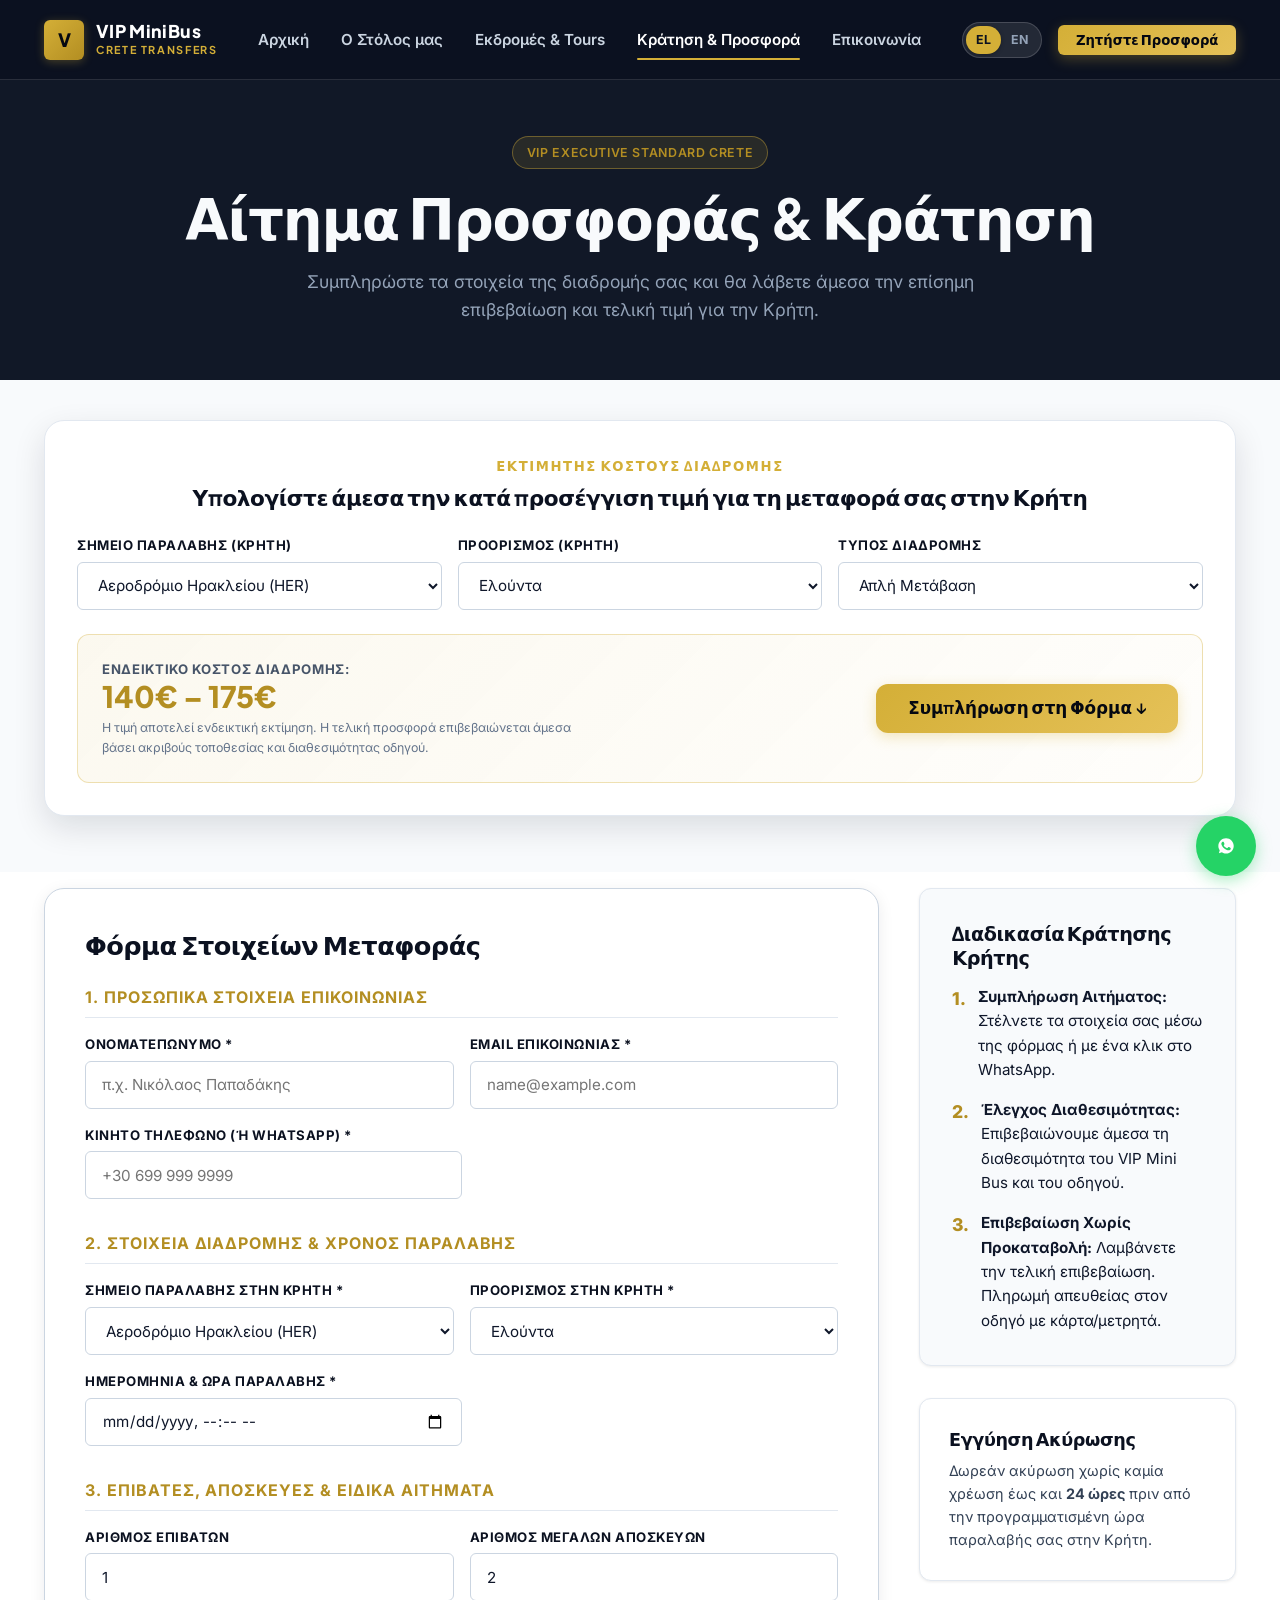
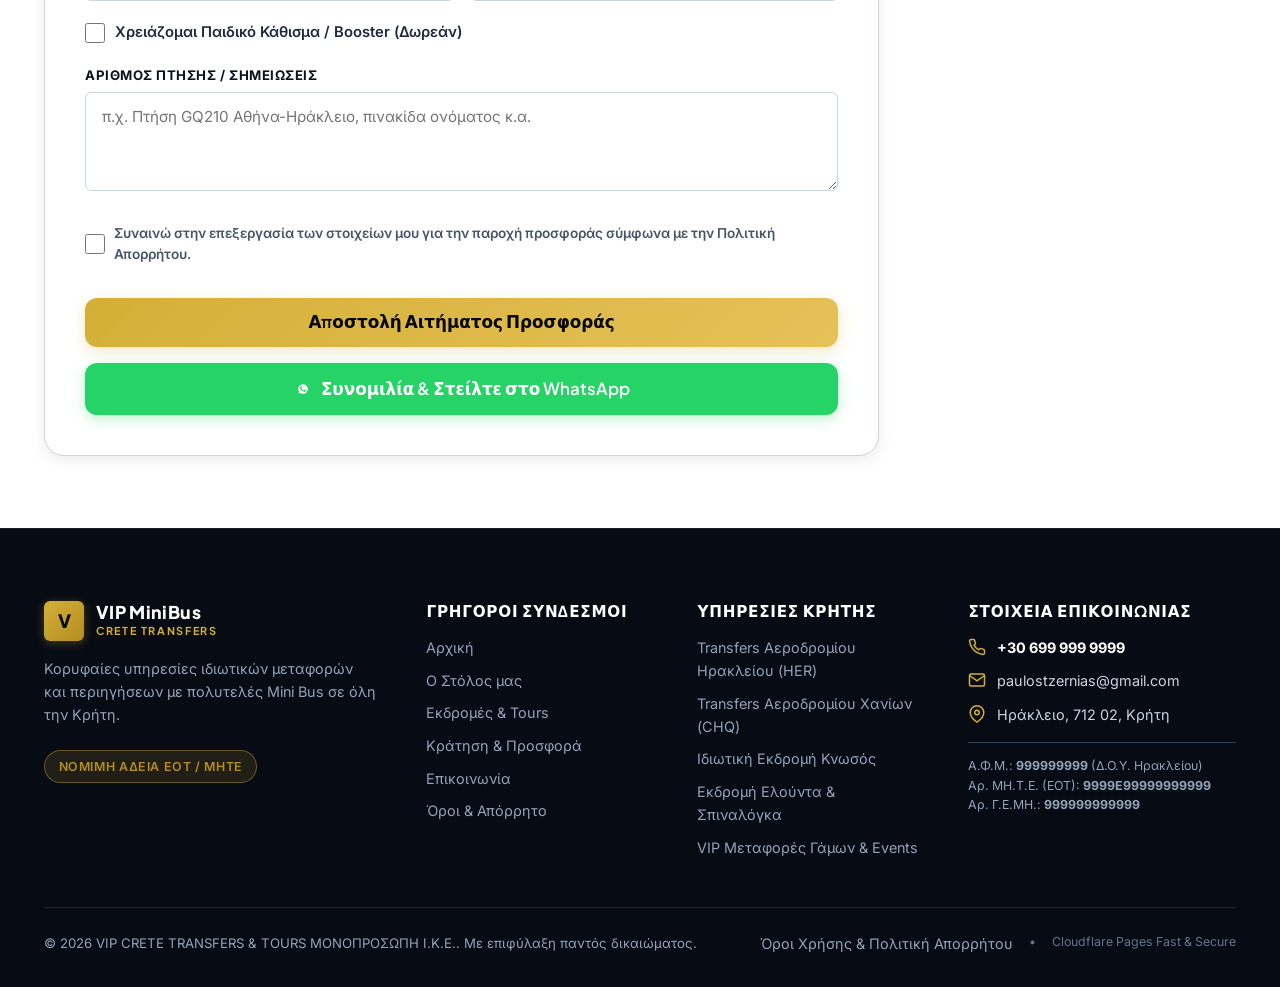
<file: booking.html>
<!DOCTYPE html>
<html lang="el">
<head>
  <meta charset="UTF-8">
  <meta name="viewport" content="width=device-width, initial-scale=1.0">
  <title>Αίτημα Προσφοράς & Κράτηση | VIP Mini Bus Transfers Crete</title>
  <meta name="description" content="Ζητήστε άμεση προσφορά για VIP μεταφορά ή εκδρομή με Mini Bus στην Κρήτη. Χωρίς προπληρωμή, άμεση επιβεβαίωση μέσω email & WhatsApp.">
  
  <!-- Google Fonts: Plus Jakarta Sans & Inter (display=optional eliminates font-swap jitter) -->
  <link rel="preconnect" href="https://fonts.googleapis.com">
  <link rel="preconnect" href="https://fonts.gstatic.com" crossorigin>
  <link href="https://fonts.googleapis.com/css2?family=Inter:wght@400;500;600;700&family=Plus+Jakarta+Sans:wght@600;700;800&display=optional" rel="stylesheet">
  
  <!-- Stylesheets -->
  <link rel="stylesheet" href="css/variables.css">
  <link rel="stylesheet" href="css/base.css">
  <link rel="stylesheet" href="css/components.css">
  <link rel="stylesheet" href="css/animations.css">
</head>
<body>

  <!-- Sticky Navbar (Zero Flicker) -->
  <header class="site-header">
    <div class="container">
      <div class="nav-container">
        <a href="index.html" class="brand-logo" aria-label="VIP Mini Bus Transfers Crete">
          <div class="brand-logo-icon">V</div>
          <div class="brand-logo-text">
            <span class="brand-title">VIP MiniBus</span>
            <span class="brand-subtitle">Crete Transfers</span>
          </div>
        </a>

        <nav class="nav-menu" aria-label="Main Navigation">
          <a href="index.html" class="nav-link" data-i18n="navHome">Αρχική</a>
          <a href="fleet.html" class="nav-link" data-i18n="navFleet">Ο Στόλος μας</a>
          <a href="tours.html" class="nav-link" data-i18n="navTours">Εκδρομές & Tours</a>
          <a href="booking.html" class="nav-link active" data-i18n="navBooking">Κράτηση & Προσφορά</a>
          <a href="contact.html" class="nav-link" data-i18n="navContact">Επικοινωνία</a>

          <!-- Mobile Drawer Actions (Language & Quote Button) -->
          <div class="mobile-menu-extras">
            <div class="lang-switcher" aria-label="Language selector">
              <button type="button" class="lang-btn active" data-lang="el">EL</button>
              <button type="button" class="lang-btn" data-lang="en">EN</button>
            </div>
            <a href="booking.html" class="btn btn-primary btn-quote-mobile" data-i18n="btnGetQuote">Ζητήστε Προσφορά</a>
          </div>
        </nav>

        <div class="nav-actions">
          <div class="lang-switcher" aria-label="Language selector">
            <button type="button" class="lang-btn active" data-lang="el">EL</button>
            <button type="button" class="lang-btn" data-lang="en">EN</button>
          </div>
          <a href="booking.html" class="btn btn-primary btn-sm btn-quote-header" data-i18n="btnGetQuote">Ζητήστε Προσφορά</a>
          
          <button class="mobile-toggle" aria-label="Toggle navigation menu">
            <span></span>
            <span></span>
            <span></span>
          </button>
        </div>
      </div>
    </div>
  </header>

  <!-- Page Header -->
  <section class="section section-dark" style="padding-top: 3.5rem; padding-bottom: 3.5rem;">
    <div class="container text-center">
      <span class="badge badge-gold" style="margin-bottom: 0.8rem;" data-i18n="badgeVipStandard">VIP Executive Standard Crete</span>
      <h1 data-i18n="bookingPageTitle" style="margin-bottom: 1rem;">Αίτημα Προσφοράς & Κράτηση</h1>
      <p class="section-description" style="max-width: 720px; margin: 0 auto;" data-i18n="bookingPageSubtitle">
        Συμπληρώστε τα στοιχεία της διαδρομής σας και θα λάβετε άμεσα την επίσημη επιβεβαίωση και τελική τιμή για την Κρήτη.
      </p>
    </div>
  </section>

  <!-- Quick Estimator Widget (Synced with Crete Hubs & Km) -->
  <section class="section section-light" style="padding-top: 2.5rem; padding-bottom: 1.5rem;">
    <div class="container">
      <div id="price-calculator" class="calculator-card reveal" style="margin-bottom: 2rem;">
        <div class="calculator-header">
          <span class="section-subtitle" data-i18n="calcTitle">Εκτιμητής Κόστους Διαδρομής</span>
          <h2 class="calculator-title" data-i18n="calcSubtitle">Υπολογίστε άμεσα την κατά προσέγγιση τιμή για τη μεταφορά σας στην Κρήτη</h2>
        </div>

        <div class="calc-grid">
          <div class="form-group">
            <label for="calc-pickup" class="form-label" data-i18n="calcLabelPickup">Σημείο Παραλαβής (Κρήτη)</label>
            <select id="calc-pickup" class="form-control"></select>
          </div>

          <div class="form-group">
            <label for="calc-dropoff" class="form-label" data-i18n="calcLabelDropoff">Προορισμός (Κρήτη)</label>
            <select id="calc-dropoff" class="form-control"></select>
          </div>

          <div class="form-group">
            <label for="calc-trip-type" class="form-label" data-i18n="calcLabelTripType">Τύπος Διαδρομής</label>
            <select id="calc-trip-type" class="form-control">
              <option value="oneway" data-i18n="calcOptionOneWay">Απλή Μετάβαση</option>
              <option value="roundtrip" data-i18n="calcOptionRoundTrip">Μετ' Επιστροφής (-10%)</option>
            </select>
          </div>
        </div>

        <div class="calculator-result-box">
          <div class="calc-price-wrap">
            <span class="calc-price-label" data-i18n="calcEstimatedPrice">Ενδεικτικό Κόστος Διαδρομής:</span>
            <div id="calc-price-output" class="calc-price-value">--€ – --€</div>
            <p class="calc-price-disclaimer" data-i18n="calcDisclaimer">
              Η τιμή αποτελεί ενδεικτική εκτίμηση. Η τελική προσφορά επιβεβαιώνεται άμεσα βάσει ακριβούς τοποθεσίας και διαθεσιμότητας οδηγού.
            </p>
          </div>
          <div>
            <button type="button" id="calc-btn-book" class="btn btn-primary btn-lg" data-i18n="btnRequestQuoteForTrip">
              Συμπλήρωση στη Φόρμα ↓
            </button>
          </div>
        </div>
      </div>
    </div>
  </section>

  <!-- Clean, Uniform Transfer Details Form Section -->
  <section class="section section-white" style="padding-top: 1rem;">
    <div class="container">
      <div class="grid grid-2" style="grid-template-columns: 1.45fr 0.55fr; gap: 2.5rem; align-items: start;">
        
        <!-- Form Column -->
        <div class="booking-form-box">
          <h2 style="font-size: 1.6rem; margin-bottom: 1.5rem; color: #0B1120;" data-i18n="bookingFormTitle">Φόρμα Στοιχείων Μεταφοράς</h2>
          
          <div id="booking-form-status" class="form-status"></div>

          <form id="booking-form">
            <input type="hidden" name="access_key" value="YOUR_WEB3FORMS_ACCESS_KEY">
            <input type="hidden" name="from_name" value="VIP MiniBus Transfers Crete Website">
            <input type="hidden" name="_to" value="paulostzernias@gmail.com">

            <!-- SECTION 1: Personal Details -->
            <div style="margin-bottom: 2rem;">
              <div class="form-section-title" data-i18n="formSectionPersonal">
                1. Προσωπικά Στοιχεία Επικοινωνίας
              </div>
              <div class="form-grid-2">
                <div class="form-group">
                  <label for="field-name" class="form-label" data-i18n="formName">Ονοματεπώνυμο *</label>
                  <input type="text" id="field-name" name="name" class="form-control" placeholder="π.χ. Νικόλαος Παπαδάκης" required>
                </div>

                <div class="form-group">
                  <label for="field-email" class="form-label" data-i18n="formEmail">Email Επικοινωνίας *</label>
                  <input type="email" id="field-email" name="email" class="form-control" placeholder="name@example.com" required>
                </div>
              </div>

              <div class="form-group" style="margin-top: 1rem; max-width: 50%;">
                <label for="field-phone" class="form-label" data-i18n="formPhone">Κινητό Τηλέφωνο (ή WhatsApp) *</label>
                <input type="tel" id="field-phone" name="phone" class="form-control" placeholder="+30 699 999 9999" required>
              </div>
            </div>

            <!-- SECTION 2: Trip & Schedule -->
            <div style="margin-bottom: 2rem;">
              <div class="form-section-title" data-i18n="formSectionTrip">
                2. Στοιχεία Διαδρομής & Χρόνος Παραλαβής
              </div>
              <div class="form-grid-2">
                <div class="form-group">
                  <label for="field-pickup" class="form-label" data-i18n="formPickup">Σημείο Παραλαβής στην Κρήτη *</label>
                  <select id="field-pickup" name="pickup" class="form-control" required>
                    <option value="airport-her">Αεροδρόμιο Ηρακλείου (HER)</option>
                    <option value="airport-chq">Αεροδρόμιο Χανίων (CHQ)</option>
                    <option value="port-her">Λιμάνι Ηρακλείου</option>
                    <option value="port-souda">Λιμάνι Σούδας (Χανιά)</option>
                    <option value="heraklion">Ηράκλειο</option>
                    <option value="chania">Χανιά</option>
                    <option value="rethymno">Ρέθυμνο</option>
                    <option value="agios-nikolaos">Άγιος Νικόλαος</option>
                    <option value="elounda">Ελούντα</option>
                    <option value="hersonissos">Χερσόνησος</option>
                    <option value="malia">Μάλια / Σταλίδα</option>
                    <option value="gouves">Γούβες / Ανισσαράς</option>
                    <option value="agia-pelagia">Αγία Πελαγία</option>
                    <option value="sissi">Σίσι</option>
                    <option value="bali">Μπαλί</option>
                    <option value="georgioupolis">Γεωργιούπολη</option>
                    <option value="platanias">Πλατανιάς / Αγία Μαρίνα</option>
                    <option value="kolymbari">Κολυμβάρι</option>
                    <option value="kissamos">Καστέλι Κισσάμου</option>
                    <option value="matala">Μάταλα / Φαιστός</option>
                    <option value="ierapetra">Ιεράπετρα</option>
                    <option value="sitia">Σητεία</option>
                    <option value="custom">Άλλη Τοποθεσία στην Κρήτη</option>
                  </select>
                </div>

                <div class="form-group">
                  <label for="field-dropoff" class="form-label" data-i18n="formDropoff">Προορισμός στην Κρήτη *</label>
                  <select id="field-dropoff" name="dropoff" class="form-control" required>
                    <option value="airport-her">Αεροδρόμιο Ηρακλείου (HER)</option>
                    <option value="airport-chq">Αεροδρόμιο Χανίων (CHQ)</option>
                    <option value="port-her">Λιμάνι Ηρακλείου</option>
                    <option value="port-souda">Λιμάνι Σούδας (Χανιά)</option>
                    <option value="heraklion">Ηράκλειο</option>
                    <option value="chania">Χανιά</option>
                    <option value="rethymno">Ρέθυμνο</option>
                    <option value="agios-nikolaos">Άγιος Νικόλαος</option>
                    <option value="elounda" selected>Ελούντα</option>
                    <option value="hersonissos">Χερσόνησος</option>
                    <option value="malia">Μάλια / Σταλίδα</option>
                    <option value="gouves">Γούβες / Ανισσαράς</option>
                    <option value="agia-pelagia">Αγία Πελαγία</option>
                    <option value="sissi">Σίσι</option>
                    <option value="bali">Μπαλί</option>
                    <option value="georgioupolis">Γεωργιούπολη</option>
                    <option value="platanias">Πλατανιάς / Αγία Μαρίνα</option>
                    <option value="kolymbari">Κολυμβάρι</option>
                    <option value="kissamos">Καστέλι Κισσάμου</option>
                    <option value="matala">Μάταλα / Φαιστός</option>
                    <option value="ierapetra">Ιεράπετρα</option>
                    <option value="sitia">Σητεία</option>
                    <option value="custom">Άλλη Τοποθεσία στην Κρήτη</option>
                  </select>
                </div>
              </div>

              <div class="form-group" style="margin-top: 1rem; max-width: 50%;">
                <label for="field-datetime" class="form-label" data-i18n="formDateTime">Ημερομηνία & Ώρα Παραλαβής *</label>
                <input type="datetime-local" id="field-datetime" name="datetime" class="form-control" required>
              </div>
            </div>

            <!-- SECTION 3: Passengers & Extras -->
            <div style="margin-bottom: 2rem;">
              <div class="form-section-title" data-i18n="formSectionPax">
                3. Επιβάτες, Αποσκευές & Ειδικά Αιτήματα
              </div>
              <div class="form-grid-2">
                <div class="form-group">
                  <label for="field-passengers" class="form-label" data-i18n="formPassengers">Αριθμός Επιβατών</label>
                  <input type="number" id="field-passengers" name="passengers" class="form-control" min="1" max="20" value="1">
                </div>

                <div class="form-group">
                  <label for="field-luggage" class="form-label" data-i18n="formLuggage">Αριθμός Μεγάλων Αποσκευών</label>
                  <input type="number" id="field-luggage" name="luggage" class="form-control" min="0" max="25" value="2">
                </div>
              </div>

              <div class="form-group" style="margin-top: 1.25rem;">
                <label class="form-checkbox-label">
                  <input type="checkbox" id="field-child-seat" name="child_seat" class="form-checkbox">
                  <span data-i18n="formChildSeats">Χρειάζομαι Παιδικό Κάθισμα / Booster (Δωρεάν)</span>
                </label>
              </div>

              <div class="form-group" style="margin-top: 1.25rem;">
                <label for="field-notes" class="form-label" data-i18n="formNotes">Αριθμός Πτήσης / Σημειώσεις</label>
                <textarea id="field-notes" name="notes" class="form-control" rows="3" placeholder="π.χ. Πτήση GQ210 Αθήνα-Ηράκλειο, πινακίδα ονόματος κ.α."></textarea>
              </div>
            </div>

            <!-- GDPR Consent -->
            <div class="form-group" style="margin-bottom: 2rem;">
              <label class="form-checkbox-label" style="font-size: 0.85rem; color: #475569;">
                <input type="checkbox" required class="form-checkbox">
                <span data-i18n="formConsent">Συναινώ στην επεξεργασία των στοιχείων μου για την παροχή προσφοράς σύμφωνα με την Πολιτική Απορρήτου.</span>
              </label>
            </div>

            <!-- Actions Row -->
            <div style="display: flex; gap: 1rem; flex-wrap: wrap;">
              <button type="submit" class="btn btn-primary btn-lg" style="flex: 1;" data-i18n="btnSubmitQuoteForm">
                Αποστολή Αιτήματος Προσφοράς
              </button>
              
              <button type="button" id="btn-form-whatsapp" class="btn btn-whatsapp btn-lg" style="flex: 1;">
                <svg width="20" height="20" viewBox="0 0 24 24" fill="currentColor">
                  <path d="M12.031 6.172c-3.181 0-5.767 2.586-5.768 5.766-.001 1.298.38 2.27 1.019 3.287l-.582 2.128 2.182-.573c.978.58 1.911.928 3.145.929 3.178 0 5.767-2.587 5.768-5.766.001-3.187-2.575-5.77-5.764-5.771zm3.392 8.244c-.144.405-.837.774-1.17.824-.299.045-.677.063-1.092-.069-.252-.08-.575-.187-.988-.365-1.739-.751-2.874-2.502-2.961-2.617-.087-.116-.708-.94-.708-1.793s.448-1.273.607-1.446c.159-.173.346-.217.462-.217l.332.006c.106.005.249-.04.39.298.144.347.491 1.2.534 1.287.043.087.072.188.014.304-.058.116-.087.188-.173.289l-.26.304c-.087.086-.177.18-.076.354.101.174.449.741.964 1.201.662.591 1.221.774 1.394.86.174.086.275.072.376-.044.101-.116.433-.506.549-.68.116-.173.231-.145.39-.087s1.011.477 1.184.564.289.13.332.202c.043.073.043.419-.101.824z"/>
                </svg>
                <span data-i18n="btnWhatsAppDirect">Συνομιλία & Στείλτε στο WhatsApp</span>
              </button>
            </div>
          </form>
        </div>

        <!-- Sidebar Info -->
        <div class="reveal delay-100">
          <div class="card" style="padding: 2rem; background: #F8FAFC; border-radius: var(--radius-md); margin-bottom: 2rem; border: 1px solid #E2E8F0;">
            <h3 style="font-size: 1.2rem; margin-bottom: 1rem; color: #0B1120;">Διαδικασία Κράτησης Κρήτης</h3>
            <ul style="display: flex; flex-direction: column; gap: 1rem; font-size: 0.95rem; color: #0F172A;">
              <li style="display: flex; gap: 0.75rem;">
                <span style="font-weight: 800; color: var(--color-accent-dark); font-size: 1.1rem;">1.</span>
                <span><strong>Συμπλήρωση Αιτήματος:</strong> Στέλνετε τα στοιχεία σας μέσω της φόρμας ή με ένα κλικ στο WhatsApp.</span>
              </li>
              <li style="display: flex; gap: 0.75rem;">
                <span style="font-weight: 800; color: var(--color-accent-dark); font-size: 1.1rem;">2.</span>
                <span><strong>Έλεγχος Διαθεσιμότητας:</strong> Επιβεβαιώνουμε άμεσα τη διαθεσιμότητα του VIP Mini Bus και του οδηγού.</span>
              </li>
              <li style="display: flex; gap: 0.75rem;">
                <span style="font-weight: 800; color: var(--color-accent-dark); font-size: 1.1rem;">3.</span>
                <span><strong>Επιβεβαίωση Χωρίς Προκαταβολή:</strong> Λαμβάνετε την τελική επιβεβαίωση. Πληρωμή απευθείας στον οδηγό με κάρτα/μετρητά.</span>
              </li>
            </ul>
          </div>

          <div class="card" style="padding: 1.8rem; background: #FFFFFF; border-radius: var(--radius-md); border-left: 4px solid var(--color-accent); border: 1px solid #E2E8F0;">
            <h4 style="font-size: 1.1rem; margin-bottom: 0.6rem; color: #0B1120;">Εγγύηση Ακύρωσης</h4>
            <p style="font-size: 0.9rem; color: #334155; line-height: 1.6;">
              Δωρεάν ακύρωση χωρίς καμία χρέωση έως και <strong>24 ώρες</strong> πριν από την προγραμματισμένη ώρα παραλαβής σας στην Κρήτη.
            </p>
          </div>
        </div>

      </div>
    </div>
  </section>

  <!-- Shared Footer (9999999 & Crete) -->
  <footer class="site-footer">
    <div class="container">
      <div class="footer-grid">
        <div>
          <div class="brand-logo" style="margin-bottom: 1rem;">
            <div class="brand-logo-icon">V</div>
            <div class="brand-logo-text">
              <span class="brand-title">VIP MiniBus</span>
              <span class="brand-subtitle">Crete Transfers</span>
            </div>
          </div>
          <p style="font-size: 0.9rem; line-height: 1.6; margin-bottom: 1.5rem;" data-i18n="footerAbout">
            Κορυφαίες υπηρεσίες ιδιωτικών μεταφορών και περιηγήσεων με πολυτελές Mini Bus σε όλη την Κρήτη.
          </p>
          <span class="badge badge-gold" data-i18n="badgeLicensed">Νόμιμη Άδεια ΕΟΤ / ΜΗΤΕ</span>
        </div>

        <div>
          <h4 class="footer-col-title" data-i18n="footerQuickLinks">Γρήγοροι Σύνδεσμοι</h4>
          <div class="footer-links">
            <a href="index.html" class="footer-link" data-i18n="navHome">Αρχική</a>
            <a href="fleet.html" class="footer-link" data-i18n="navFleet">Ο Στόλος μας</a>
            <a href="tours.html" class="footer-link" data-i18n="navTours">Εκδρομές & Tours</a>
            <a href="booking.html" class="footer-link" data-i18n="navBooking">Κράτηση & Προσφορά</a>
            <a href="contact.html" class="footer-link" data-i18n="navContact">Επικοινωνία</a>
            <a href="privacy.html" class="footer-link" data-i18n="navPrivacy">Όροι & Απόρρητο</a>
          </div>
        </div>

        <div>
          <h4 class="footer-col-title" data-i18n="footerServices">Υπηρεσίες Κρήτης</h4>
          <div class="footer-links">
            <span class="footer-link">Transfers Αεροδρομίου Ηρακλείου (HER)</span>
            <span class="footer-link">Transfers Αεροδρομίου Χανίων (CHQ)</span>
            <span class="footer-link">Ιδιωτική Εκδρομή Κνωσός</span>
            <span class="footer-link">Εκδρομή Ελούντα & Σπιναλόγκα</span>
            <span class="footer-link">VIP Μεταφορές Γάμων & Events</span>
          </div>
        </div>

        <div>
          <h4 class="footer-col-title" data-i18n="footerContactTitle">Στοιχεία Επικοινωνίας</h4>
          <div class="footer-contact-item">
            <svg class="footer-contact-icon" viewBox="0 0 24 24" fill="none" stroke="currentColor" stroke-width="2"><path d="M22 16.92v3a2 2 0 0 1-2.18 2 19.79 19.79 0 0 1-8.63-3.07 19.5 19.5 0 0 1-6-6 19.79 19.79 0 0 1-3.07-8.67A2 2 0 0 1 4.11 2h3a2 2 0 0 1 2 1.72 12.84 12.84 0 0 0 .7 2.81 2 2 0 0 1-.45 2.11L8.09 9.91a16 16 0 0 0 6 6l1.27-1.27a2 2 0 0 1 2.11-.45 12.84 12.84 0 0 0 2.81.7A2 2 0 0 1 22 16.92z"></path></svg>
            <a href="#" class="dyn-phone-link dyn-phone" style="font-weight: 700; color: #FFFFFF;">+30 699 999 9999</a>
          </div>
          <div class="footer-contact-item">
            <svg class="footer-contact-icon" viewBox="0 0 24 24" fill="none" stroke="currentColor" stroke-width="2"><path d="M4 4h16c1.1 0 2 .9 2 2v12c0 1.1-.9 2-2 2H4c-1.1 0-2-.9-2-2V6c0-1.1.9-2 2-2z"></path><polyline points="22,6 12,13 2,6"></polyline></svg>
            <a href="mailto:paulostzernias@gmail.com" class="dyn-email-link dyn-email">paulostzernias@gmail.com</a>
          </div>
          <div class="footer-contact-item">
            <svg class="footer-contact-icon" viewBox="0 0 24 24" fill="none" stroke="currentColor" stroke-width="2"><path d="M21 10c0 7-9 13-9 13s-9-6-9-13a9 9 0 0 1 18 0z"></path><circle cx="12" cy="10" r="3"></circle></svg>
            <span class="dyn-legal-address">Ηράκλειο, 712 02, Κρήτη</span>
          </div>
          
          <div style="margin-top: 1rem; padding-top: 0.8rem; border-top: 1px solid var(--color-border-dark); font-size: 0.775rem;">
            <div>Α.Φ.Μ.: <strong class="dyn-legal-vat">999999999</strong> (<span class="dyn-legal-doy">Δ.Ο.Υ. Ηρακλείου</span>)</div>
            <div>Αρ. ΜΗ.Τ.Ε. (ΕΟΤ): <strong class="dyn-legal-mhte">9999E99999999999</strong></div>
            <div>Αρ. Γ.Ε.ΜΗ.: <strong class="dyn-legal-gemi">999999999999</strong></div>
          </div>
        </div>
      </div>

      <div class="footer-bottom">
        <div>
          © 2026 <span class="dyn-legal-company">VIP CRETE TRANSFERS & TOURS</span>. <span data-i18n="footerRights">Με επιφύλαξη παντός δικαιώματος.</span>
        </div>
        <div class="footer-legal-inline">
          <a href="privacy.html" class="footer-link" data-i18n="navPrivacy">Όροι Χρήσης & Πολιτική Απορρήτου</a>
          <span>•</span>
          <span>Cloudflare Pages Fast & Secure</span>
        </div>
      </div>
    </div>
  </footer>

  <!-- Floating WhatsApp -->
  <a href="#" class="floating-whatsapp dyn-whatsapp-link" aria-label="Chat on WhatsApp" target="_blank" rel="noopener">
    <svg viewBox="0 0 24 24" fill="currentColor">
      <path d="M12.031 6.172c-3.181 0-5.767 2.586-5.768 5.766-.001 1.298.38 2.27 1.019 3.287l-.582 2.128 2.182-.573c.978.58 1.911.928 3.145.929 3.178 0 5.767-2.587 5.768-5.766.001-3.187-2.575-5.77-5.764-5.771zm3.392 8.244c-.144.405-.837.774-1.17.824-.299.045-.677.063-1.092-.069-.252-.08-.575-.187-.988-.365-1.739-.751-2.874-2.502-2.961-2.617-.087-.116-.708-.94-.708-1.793s.448-1.273.607-1.446c.159-.173.346-.217.462-.217l.332.006c.106.005.249-.04.39.298.144.347.491 1.2.534 1.287.043.087.072.188.014.304-.058.116-.087.188-.173.289l-.26.304c-.087.086-.177.18-.076.354.101.174.449.741.964 1.201.662.591 1.221.774 1.394.86.174.086.275.072.376-.044.101-.116.433-.506.549-.68.116-.173.231-.145.39-.087s1.011.477 1.184.564.289.13.332.202c.043.073.043.419-.101.824z"/>
    </svg>
  </a>

  <!-- Scripts -->
  <script src="js/config.js"></script>
  <script src="js/data/fleet.js"></script>
  <script src="js/data/routes.js"></script>
  <script src="js/data/i18n.js"></script>
  <script src="js/calculator.js"></script>
  <script src="js/renderer.js"></script>
  <script src="js/app.js"></script>
</body>
</html>
</file>
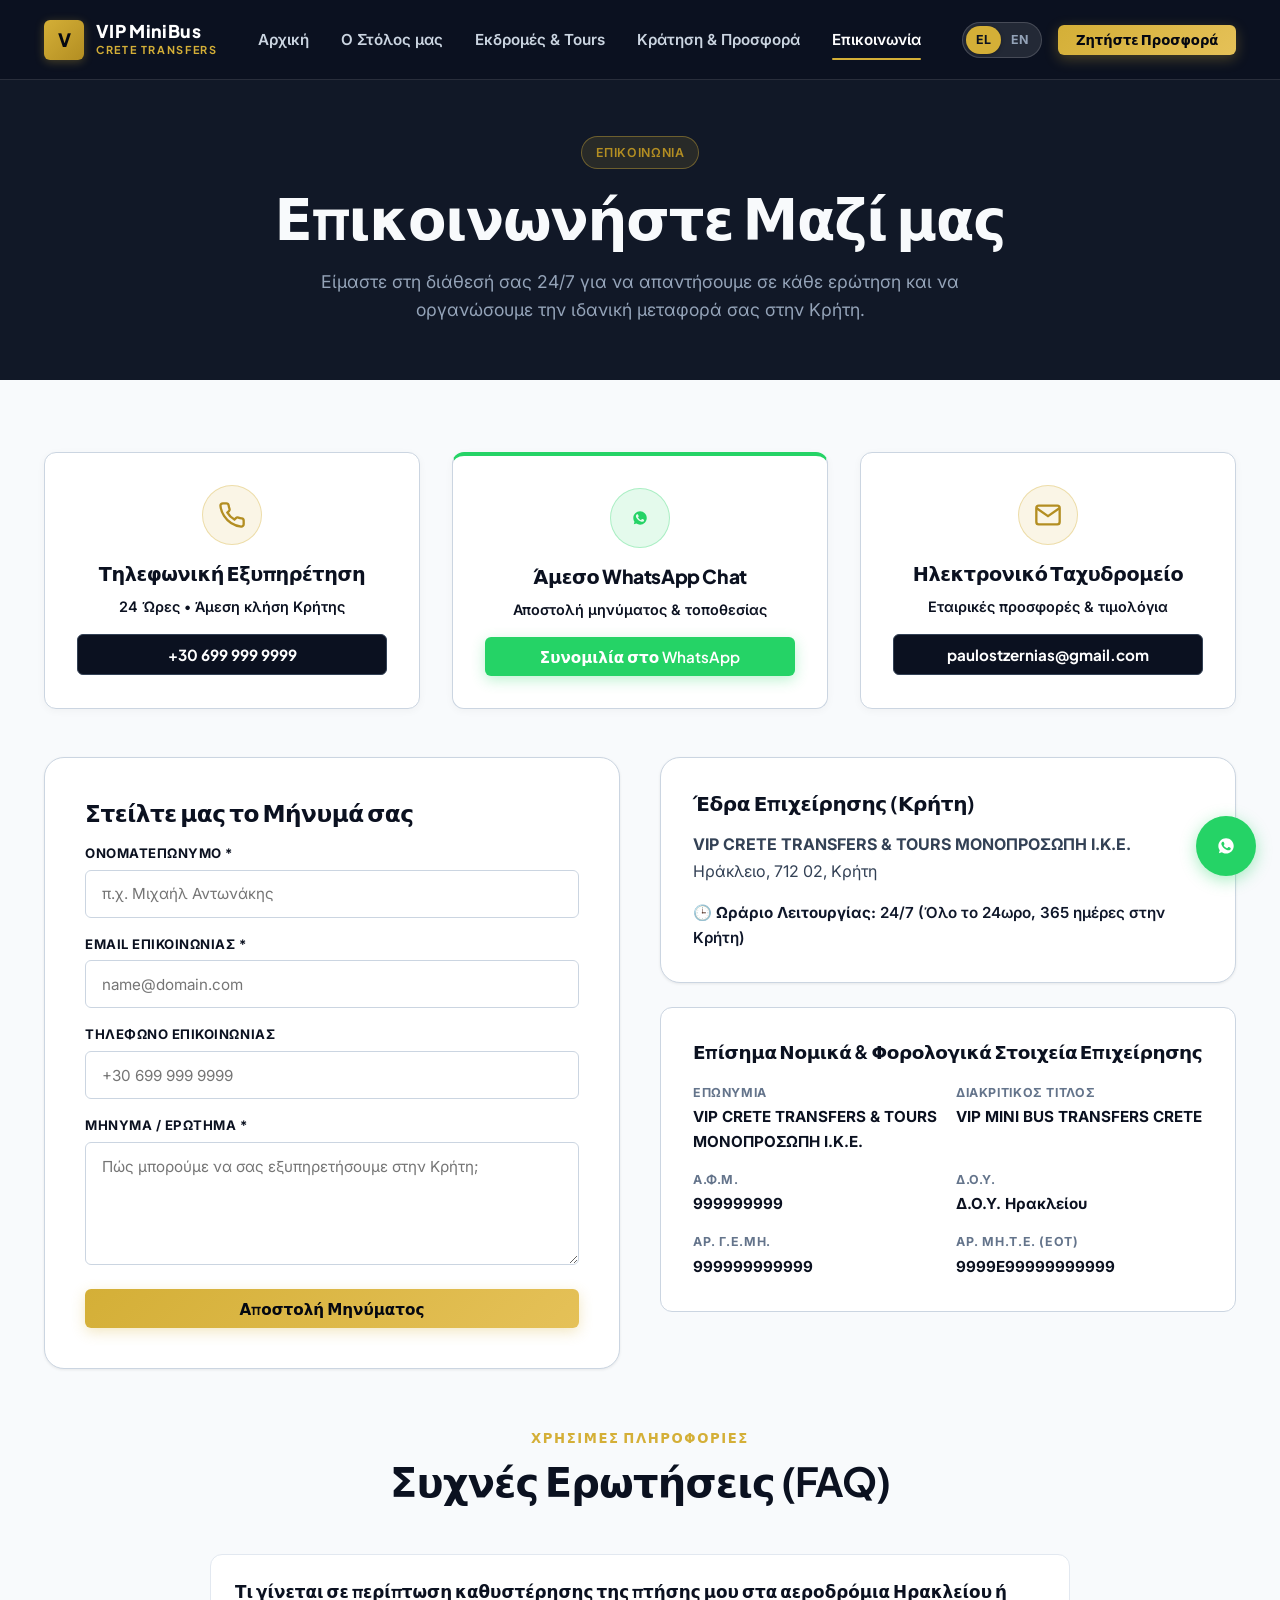
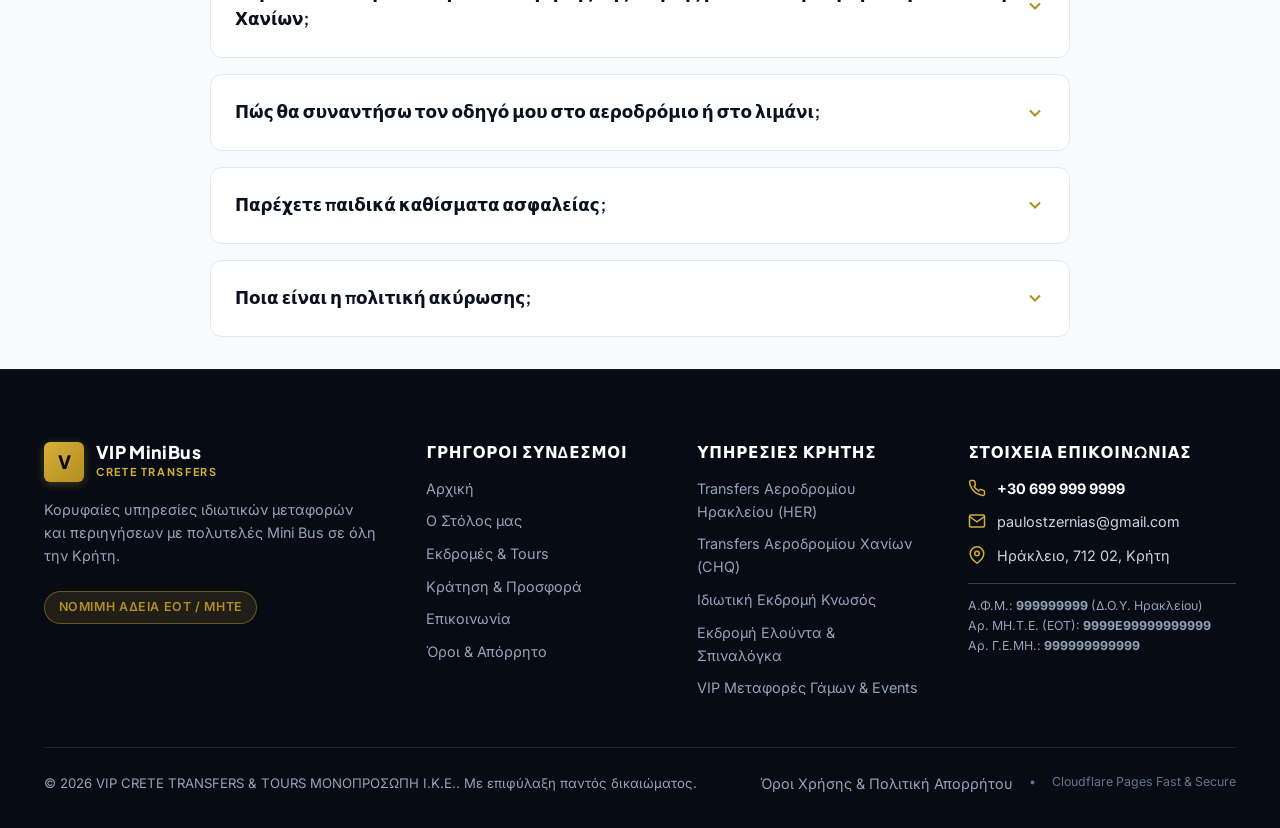
<file: contact.html>
<!DOCTYPE html>
<html lang="el">
<head>
  <meta charset="UTF-8">
  <meta name="viewport" content="width=device-width, initial-scale=1.0">
  <title>Επικοινωνία & Συχνές Ερωτήσεις | VIP Mini Bus Transfers Crete</title>
  <meta name="description" content="Επικοινωνήστε μαζί μας 24/7 τηλεφωνικά, μέσω WhatsApp ή email για transfers στην Κρήτη. Δείτε συχνές ερωτήσεις (FAQ) και τα επίσημα στοιχεία άδειας ΕΟΤ/ΜΗΤΕ.">
  
  <!-- Google Fonts: Plus Jakarta Sans & Inter (display=optional eliminates font-swap jitter) -->
  <link rel="preconnect" href="https://fonts.googleapis.com">
  <link rel="preconnect" href="https://fonts.gstatic.com" crossorigin>
  <link href="https://fonts.googleapis.com/css2?family=Inter:wght@400;500;600;700&family=Plus+Jakarta+Sans:wght@600;700;800&display=optional" rel="stylesheet">
  
  <!-- Stylesheets -->
  <link rel="stylesheet" href="css/variables.css">
  <link rel="stylesheet" href="css/base.css">
  <link rel="stylesheet" href="css/components.css">
  <link rel="stylesheet" href="css/animations.css">
</head>
<body>

  <!-- Sticky Navbar (Zero Flicker) -->
  <header class="site-header">
    <div class="container">
      <div class="nav-container">
        <a href="index.html" class="brand-logo" aria-label="VIP Mini Bus Transfers Crete">
          <div class="brand-logo-icon">V</div>
          <div class="brand-logo-text">
            <span class="brand-title">VIP MiniBus</span>
            <span class="brand-subtitle">Crete Transfers</span>
          </div>
        </a>

        <nav class="nav-menu" aria-label="Main Navigation">
          <a href="index.html" class="nav-link" data-i18n="navHome">Αρχική</a>
          <a href="fleet.html" class="nav-link" data-i18n="navFleet">Ο Στόλος μας</a>
          <a href="tours.html" class="nav-link" data-i18n="navTours">Εκδρομές & Tours</a>
          <a href="booking.html" class="nav-link" data-i18n="navBooking">Κράτηση & Προσφορά</a>
          <a href="contact.html" class="nav-link active" data-i18n="navContact">Επικοινωνία</a>

          <!-- Mobile Drawer Actions (Language & Quote Button) -->
          <div class="mobile-menu-extras">
            <div class="lang-switcher" aria-label="Language selector">
              <button type="button" class="lang-btn active" data-lang="el">EL</button>
              <button type="button" class="lang-btn" data-lang="en">EN</button>
            </div>
            <a href="booking.html" class="btn btn-primary btn-quote-mobile" data-i18n="btnGetQuote">Ζητήστε Προσφορά</a>
          </div>
        </nav>

        <div class="nav-actions">
          <div class="lang-switcher" aria-label="Language selector">
            <button type="button" class="lang-btn active" data-lang="el">EL</button>
            <button type="button" class="lang-btn" data-lang="en">EN</button>
          </div>
          <a href="booking.html" class="btn btn-primary btn-sm btn-quote-header" data-i18n="btnGetQuote">Ζητήστε Προσφορά</a>
          
          <button class="mobile-toggle" aria-label="Toggle navigation menu">
            <span></span>
            <span></span>
            <span></span>
          </button>
        </div>
      </div>
    </div>
  </header>

  <!-- Page Header -->
  <section class="section section-dark" style="padding-top: 3.5rem; padding-bottom: 3.5rem;">
    <div class="container text-center">
      <span class="badge badge-gold" style="margin-bottom: 0.8rem;" data-i18n="navContact">Επικοινωνία</span>
      <h1 data-i18n="contactPageTitle" style="margin-bottom: 1rem;">Επικοινωνήστε Μαζί μας</h1>
      <p class="section-description" style="max-width: 720px; margin: 0 auto;" data-i18n="contactPageSubtitle">
        Είμαστε στη διάθεσή σας 24/7 για να απαντήσουμε σε κάθε ερώτηση και να οργανώσουμε την ιδανική μεταφορά σας στην Κρήτη.
      </p>
    </div>
  </section>

  <!-- Contact Cards Grid -->
  <section class="section section-light" style="padding-bottom: 2rem;">
    <div class="container">
      <div class="grid grid-3" style="margin-bottom: 3rem;">
        
        <!-- Phone Card -->
        <div class="card trust-card reveal delay-100">
          <div class="trust-icon-box">
            <svg width="28" height="28" viewBox="0 0 24 24" fill="none" stroke="currentColor" stroke-width="2">
              <path d="M22 16.92v3a2 2 0 0 1-2.18 2 19.79 19.79 0 0 1-8.63-3.07 19.5 19.5 0 0 1-6-6 19.79 19.79 0 0 1-3.07-8.67A2 2 0 0 1 4.11 2h3a2 2 0 0 1 2 1.72 12.84 12.84 0 0 0 .7 2.81 2 2 0 0 1-.45 2.11L8.09 9.91a16 16 0 0 0 6 6l1.27-1.27a2 2 0 0 1 2.11-.45 12.84 12.84 0 0 0 2.81.7A2 2 0 0 1 22 16.92z"></path>
            </svg>
          </div>
          <h3 class="trust-title" data-i18n="contactDirectCall">Τηλεφωνική Εξυπηρέτηση</h3>
          <p class="text-black" style="font-size: 0.9rem; margin-bottom: 1rem; font-weight: 600;">24 Ώρες • Άμεση κλήση Κρήτης</p>
          <a href="#" class="btn btn-secondary btn-block dyn-phone-link dyn-phone" style="font-weight: 700;">+30 699 999 9999</a>
        </div>

        <!-- WhatsApp Card -->
        <div class="card trust-card reveal delay-200" style="border-top: 4px solid var(--color-whatsapp);">
          <div class="trust-icon-box" style="background: rgba(37, 211, 102, 0.12); color: var(--color-whatsapp); border-color: rgba(37, 211, 102, 0.3);">
            <svg width="28" height="28" viewBox="0 0 24 24" fill="currentColor">
              <path d="M12.031 6.172c-3.181 0-5.767 2.586-5.768 5.766-.001 1.298.38 2.27 1.019 3.287l-.582 2.128 2.182-.573c.978.58 1.911.928 3.145.929 3.178 0 5.767-2.587 5.768-5.766.001-3.187-2.575-5.77-5.764-5.771zm3.392 8.244c-.144.405-.837.774-1.17.824-.299.045-.677.063-1.092-.069-.252-.08-.575-.187-.988-.365-1.739-.751-2.874-2.502-2.961-2.617-.087-.116-.708-.94-.708-1.793s.448-1.273.607-1.446c.159-.173.346-.217.462-.217l.332.006c.106.005.249-.04.39.298.144.347.491 1.2.534 1.287.043.087.072.188.014.304-.058.116-.087.188-.173.289l-.26.304c-.087.086-.177.18-.076.354.101.174.449.741.964 1.201.662.591 1.221.774 1.394.86.174.086.275.072.376-.044.101-.116.433-.506.549-.68.116-.173.231-.145.39-.087s1.011.477 1.184.564.289.13.332.202c.043.073.043.419-.101.824z"/>
            </svg>
          </div>
          <h3 class="trust-title" data-i18n="contactWhatsApp">Άμεσο WhatsApp Chat</h3>
          <p class="text-black" style="font-size: 0.9rem; margin-bottom: 1rem; font-weight: 600;">Αποστολή μηνύματος & τοποθεσίας</p>
          <a href="#" class="btn btn-whatsapp btn-block dyn-whatsapp-link" target="_blank" rel="noopener">Συνομιλία στο WhatsApp</a>
        </div>

        <!-- Email Card -->
        <div class="card trust-card reveal delay-300">
          <div class="trust-icon-box">
            <svg width="28" height="28" viewBox="0 0 24 24" fill="none" stroke="currentColor" stroke-width="2">
              <path d="M4 4h16c1.1 0 2 .9 2 2v12c0 1.1-.9 2-2 2H4c-1.1 0-2-.9-2-2V6c0-1.1.9-2 2-2z"></path>
              <polyline points="22,6 12,13 2,6"></polyline>
            </svg>
          </div>
          <h3 class="trust-title" data-i18n="contactEmail">Ηλεκτρονικό Ταχυδρομείο</h3>
          <p class="text-black" style="font-size: 0.9rem; margin-bottom: 1rem; font-weight: 600;">Εταιρικές προσφορές & τιμολόγια</p>
          <a href="mailto:paulostzernias@gmail.com" class="btn btn-secondary btn-block dyn-email-link dyn-email" style="font-weight: 700;">paulostzernias@gmail.com</a>
        </div>

      </div>

      <!-- Contact Message Form & General Info Grid -->
      <div class="grid grid-2" style="gap: 2.5rem; margin-bottom: 3.5rem;">
        
        <!-- Contact Message Form -->
        <div class="card reveal" style="padding: 2.5rem; background: #FFFFFF; border-radius: var(--radius-lg); border: 1px solid #CBD5E1;">
          <h2 style="font-size: 1.45rem; margin-bottom: 1rem; color: #0B1120;">Στείλτε μας το Μήνυμά σας</h2>
          
          <div id="contact-form-status" class="form-status"></div>

          <form id="contact-form">
            <input type="hidden" name="access_key" value="YOUR_WEB3FORMS_ACCESS_KEY">
            <input type="hidden" name="from_name" value="VIP MiniBus Crete Contact Page">
            <input type="hidden" name="_to" value="paulostzernias@gmail.com">

            <div class="form-group" style="margin-bottom: 1rem;">
              <label for="contact-name" class="form-label" data-i18n="formName">Ονοματεπώνυμο *</label>
              <input type="text" id="contact-name" name="name" class="form-control" required placeholder="π.χ. Μιχαήλ Αντωνάκης">
            </div>

            <div class="form-group" style="margin-bottom: 1rem;">
              <label for="contact-email" class="form-label" data-i18n="formEmail">Email Επικοινωνίας *</label>
              <input type="email" id="contact-email" name="email" class="form-control" required placeholder="name@domain.com">
            </div>

            <div class="form-group" style="margin-bottom: 1rem;">
              <label for="contact-phone" class="form-label" data-i18n="formPhone">Τηλέφωνο Επικοινωνίας</label>
              <input type="tel" id="contact-phone" name="phone" class="form-control" placeholder="+30 699 999 9999">
            </div>

            <div class="form-group" style="margin-bottom: 1.5rem;">
              <label for="contact-message" class="form-label">Μήνυμα / Ερώτημα *</label>
              <textarea id="contact-message" name="message" class="form-control" rows="4" required placeholder="Πώς μπορούμε να σας εξυπηρετήσουμε στην Κρήτη;"></textarea>
            </div>

            <button type="submit" class="btn btn-primary btn-block">
              Αποστολή Μηνύματος
            </button>
          </form>
        </div>

        <!-- Headquarters & Hours -->
        <div class="reveal delay-100" style="display: flex; flex-direction: column; gap: 1.5rem;">
          <div class="card" style="padding: 2rem; background: #FFFFFF; border-radius: var(--radius-lg); border: 1px solid #CBD5E1;">
            <h3 style="font-size: 1.25rem; margin-bottom: 1rem; color: #0B1120;" data-i18n="contactHeadquarters">Έδρα Επιχείρησης (Κρήτη)</h3>
            <p style="color: #334155; line-height: 1.7; margin-bottom: 1rem;">
              <strong class="dyn-legal-company">VIP CRETE TRANSFERS & TOURS</strong><br>
              <span class="dyn-legal-address">Ηράκλειο, 712 02, Κρήτη</span>
            </p>
            <div style="font-size: 0.95rem; color: #0F172A; font-weight: 600;">
              🕒 <strong>Ωράριο Λειτουργίας:</strong> 24/7 (Όλο το 24ωρο, 365 ημέρες στην Κρήτη)
            </div>
          </div>

          <!-- Greek Statutory Disclosure Box (9999999) -->
          <div class="legal-box reveal delay-200">
            <h3 style="font-size: 1.15rem; margin-bottom: 1.25rem; color: #0B1120;" data-i18n="legalSectionTitle">
              Επίσημα Νομικά & Φορολογικά Στοιχεία Επιχείρησης
            </h3>
            <div class="legal-grid">
              <div class="legal-item">
                <span class="legal-label">Επωνυμία</span>
                <span class="legal-val dyn-legal-company">VIP CRETE TRANSFERS & TOURS</span>
              </div>
              <div class="legal-item">
                <span class="legal-label">Διακριτικός Τίτλος</span>
                <span class="legal-val dyn-legal-title">VIP MINI BUS TRANSFERS CRETE</span>
              </div>
              <div class="legal-item">
                <span class="legal-label">Α.Φ.Μ.</span>
                <span class="legal-val dyn-legal-vat">999999999</span>
              </div>
              <div class="legal-item">
                <span class="legal-label">Δ.Ο.Υ.</span>
                <span class="legal-val dyn-legal-doy">Ηρακλείου</span>
              </div>
              <div class="legal-item">
                <span class="legal-label">Αρ. Γ.Ε.ΜΗ.</span>
                <span class="legal-val dyn-legal-gemi">999999999999</span>
              </div>
              <div class="legal-item">
                <span class="legal-label">Αρ. ΜΗ.Τ.Ε. (ΕΟΤ)</span>
                <span class="legal-val dyn-legal-mhte">9999E99999999999</span>
              </div>
            </div>
          </div>
        </div>

      </div>

      <!-- FAQ Section -->
      <div style="max-width: 860px; margin: 0 auto;">
        <div class="section-header text-center reveal">
          <span class="section-subtitle">Χρήσιμες Πληροφορίες</span>
          <h2 class="section-title text-black" data-i18n="faqTitle">Συχνές Ερωτήσεις (FAQ)</h2>
        </div>

        <div class="faq-accordion reveal">
          <!-- FAQ 1 -->
          <div class="faq-item">
            <button class="faq-question">
              <span data-i18n="faq1Q">Τι γίνεται σε περίπτωση καθυστέρησης της πτήσης μου στα αεροδρόμια Ηρακλείου ή Χανίων;</span>
              <svg class="faq-icon" viewBox="0 0 24 24" fill="none" stroke="currentColor" stroke-width="2.5"><polyline points="6 9 12 15 18 9"></polyline></svg>
            </button>
            <div class="faq-answer">
              <p data-i18n="faq1A">
                Παρακολουθούμε την πτήση σας σε πραγματικό χρόνο στα αεροδρόμια Ηρακλείου και Χανίων (Flight Tracking). Ο οδηγός μας θα σας περιμένει στην αίθουσα αφίξεων χωρίς επιπλέον χρέωση για καθυστερήσεις πτήσεων.
              </p>
            </div>
          </div>

          <!-- FAQ 2 -->
          <div class="faq-item">
            <button class="faq-question">
              <span data-i18n="faq2Q">Πώς θα συναντήσω τον οδηγό μου στο αεροδρόμιο ή στο λιμάνι;</span>
              <svg class="faq-icon" viewBox="0 0 24 24" fill="none" stroke="currentColor" stroke-width="2.5"><polyline points="6 9 12 15 18 9"></polyline></svg>
            </button>
            <div class="faq-answer">
              <p data-i18n="faq2A">
                Ο επαγγελματίας οδηγός μας θα σας περιμένει αμέσως μετά την παραλαβή των αποσκευών κρατώντας ευδιάκριτη πινακίδα με το όνομά σας ή το λογότυπο της εταιρείας σας.
              </p>
            </div>
          </div>

          <!-- FAQ 3 -->
          <div class="faq-item">
            <button class="faq-question">
              <span data-i18n="faq3Q">Παρέχετε παιδικά καθίσματα ασφαλείας;</span>
              <svg class="faq-icon" viewBox="0 0 24 24" fill="none" stroke="currentColor" stroke-width="2.5"><polyline points="6 9 12 15 18 9"></polyline></svg>
            </button>
            <div class="faq-answer">
              <p data-i18n="faq3A">
                Βεβαίως! Παρέχουμε δωρεάν πιστοποιημένα παιδικά καθίσματα (ISOFIX) και booster seats κατόπιν ενημέρωσης κατά την κράτηση.
              </p>
            </div>
          </div>

          <!-- FAQ 4 -->
          <div class="faq-item">
            <button class="faq-question">
              <span data-i18n="faq4Q">Ποια είναι η πολιτική ακύρωσης;</span>
              <svg class="faq-icon" viewBox="0 0 24 24" fill="none" stroke="currentColor" stroke-width="2.5"><polyline points="6 9 12 15 18 9"></polyline></svg>
            </button>
            <div class="faq-answer">
              <p data-i18n="faq4A">
                Μπορείτε να ακυρώσετε τη μεταφορά σας εντελώς δωρεάν έως και 24 ώρες πριν από την προγραμματισμένη ώρα παραλαβής.
              </p>
            </div>
          </div>
        </div>
      </div>

    </div>
  </section>

  <!-- Shared Footer (9999999 & Crete) -->
  <footer class="site-footer">
    <div class="container">
      <div class="footer-grid">
        <div>
          <div class="brand-logo" style="margin-bottom: 1rem;">
            <div class="brand-logo-icon">V</div>
            <div class="brand-logo-text">
              <span class="brand-title">VIP MiniBus</span>
              <span class="brand-subtitle">Crete Transfers</span>
            </div>
          </div>
          <p style="font-size: 0.9rem; line-height: 1.6; margin-bottom: 1.5rem;" data-i18n="footerAbout">
            Κορυφαίες υπηρεσίες ιδιωτικών μεταφορών και περιηγήσεων με πολυτελές Mini Bus σε όλη την Κρήτη.
          </p>
          <span class="badge badge-gold" data-i18n="badgeLicensed">Νόμιμη Άδεια ΕΟΤ / ΜΗΤΕ</span>
        </div>

        <div>
          <h4 class="footer-col-title" data-i18n="footerQuickLinks">Γρήγοροι Σύνδεσμοι</h4>
          <div class="footer-links">
            <a href="index.html" class="footer-link" data-i18n="navHome">Αρχική</a>
            <a href="fleet.html" class="footer-link" data-i18n="navFleet">Ο Στόλος μας</a>
            <a href="tours.html" class="footer-link" data-i18n="navTours">Εκδρομές & Tours</a>
            <a href="booking.html" class="footer-link" data-i18n="navBooking">Κράτηση & Προσφορά</a>
            <a href="contact.html" class="footer-link" data-i18n="navContact">Επικοινωνία</a>
            <a href="privacy.html" class="footer-link" data-i18n="navPrivacy">Όροι & Απόρρητο</a>
          </div>
        </div>

        <div>
          <h4 class="footer-col-title" data-i18n="footerServices">Υπηρεσίες Κρήτης</h4>
          <div class="footer-links">
            <span class="footer-link">Transfers Αεροδρομίου Ηρακλείου (HER)</span>
            <span class="footer-link">Transfers Αεροδρομίου Χανίων (CHQ)</span>
            <span class="footer-link">Ιδιωτική Εκδρομή Κνωσός</span>
            <span class="footer-link">Εκδρομή Ελούντα & Σπιναλόγκα</span>
            <span class="footer-link">VIP Μεταφορές Γάμων & Events</span>
          </div>
        </div>

        <div>
          <h4 class="footer-col-title" data-i18n="footerContactTitle">Στοιχεία Επικοινωνίας</h4>
          <div class="footer-contact-item">
            <svg class="footer-contact-icon" viewBox="0 0 24 24" fill="none" stroke="currentColor" stroke-width="2"><path d="M22 16.92v3a2 2 0 0 1-2.18 2 19.79 19.79 0 0 1-8.63-3.07 19.5 19.5 0 0 1-6-6 19.79 19.79 0 0 1-3.07-8.67A2 2 0 0 1 4.11 2h3a2 2 0 0 1 2 1.72 12.84 12.84 0 0 0 .7 2.81 2 2 0 0 1-.45 2.11L8.09 9.91a16 16 0 0 0 6 6l1.27-1.27a2 2 0 0 1 2.11-.45 12.84 12.84 0 0 0 2.81.7A2 2 0 0 1 22 16.92z"></path></svg>
            <a href="#" class="dyn-phone-link dyn-phone" style="font-weight: 700; color: #FFFFFF;">+30 699 999 9999</a>
          </div>
          <div class="footer-contact-item">
            <svg class="footer-contact-icon" viewBox="0 0 24 24" fill="none" stroke="currentColor" stroke-width="2"><path d="M4 4h16c1.1 0 2 .9 2 2v12c0 1.1-.9 2-2 2H4c-1.1 0-2-.9-2-2V6c0-1.1.9-2 2-2z"></path><polyline points="22,6 12,13 2,6"></polyline></svg>
            <a href="mailto:paulostzernias@gmail.com" class="dyn-email-link dyn-email">paulostzernias@gmail.com</a>
          </div>
          <div class="footer-contact-item">
            <svg class="footer-contact-icon" viewBox="0 0 24 24" fill="none" stroke="currentColor" stroke-width="2"><path d="M21 10c0 7-9 13-9 13s-9-6-9-13a9 9 0 0 1 18 0z"></path><circle cx="12" cy="10" r="3"></circle></svg>
            <span class="dyn-legal-address">Ηράκλειο, 712 02, Κρήτη</span>
          </div>
          
          <div style="margin-top: 1rem; padding-top: 0.8rem; border-top: 1px solid var(--color-border-dark); font-size: 0.775rem;">
            <div>Α.Φ.Μ.: <strong class="dyn-legal-vat">999999999</strong> (<span class="dyn-legal-doy">Δ.Ο.Υ. Ηρακλείου</span>)</div>
            <div>Αρ. ΜΗ.Τ.Ε. (ΕΟΤ): <strong class="dyn-legal-mhte">9999E99999999999</strong></div>
            <div>Αρ. Γ.Ε.ΜΗ.: <strong class="dyn-legal-gemi">999999999999</strong></div>
          </div>
        </div>
      </div>

      <div class="footer-bottom">
        <div>
          © 2026 <span class="dyn-legal-company">VIP CRETE TRANSFERS & TOURS</span>. <span data-i18n="footerRights">Με επιφύλαξη παντός δικαιώματος.</span>
        </div>
        <div class="footer-legal-inline">
          <a href="privacy.html" class="footer-link" data-i18n="navPrivacy">Όροι Χρήσης & Πολιτική Απορρήτου</a>
          <span>•</span>
          <span>Cloudflare Pages Fast & Secure</span>
        </div>
      </div>
    </div>
  </footer>

  <!-- Floating WhatsApp -->
  <a href="#" class="floating-whatsapp dyn-whatsapp-link" aria-label="Chat on WhatsApp" target="_blank" rel="noopener">
    <svg viewBox="0 0 24 24" fill="currentColor">
      <path d="M12.031 6.172c-3.181 0-5.767 2.586-5.768 5.766-.001 1.298.38 2.27 1.019 3.287l-.582 2.128 2.182-.573c.978.58 1.911.928 3.145.929 3.178 0 5.767-2.587 5.768-5.766.001-3.187-2.575-5.77-5.764-5.771zm3.392 8.244c-.144.405-.837.774-1.17.824-.299.045-.677.063-1.092-.069-.252-.08-.575-.187-.988-.365-1.739-.751-2.874-2.502-2.961-2.617-.087-.116-.708-.94-.708-1.793s.448-1.273.607-1.446c.159-.173.346-.217.462-.217l.332.006c.106.005.249-.04.39.298.144.347.491 1.2.534 1.287.043.087.072.188.014.304-.058.116-.087.188-.173.289l-.26.304c-.087.086-.177.18-.076.354.101.174.449.741.964 1.201.662.591 1.221.774 1.394.86.174.086.275.072.376-.044.101-.116.433-.506.549-.68.116-.173.231-.145.39-.087s1.011.477 1.184.564.289.13.332.202c.043.073.043.419-.101.824z"/>
    </svg>
  </a>

  <!-- Scripts -->
  <script src="js/config.js"></script>
  <script src="js/data/fleet.js"></script>
  <script src="js/data/routes.js"></script>
  <script src="js/data/i18n.js"></script>
  <script src="js/renderer.js"></script>
  <script src="js/app.js"></script>
</body>
</html>
</file>
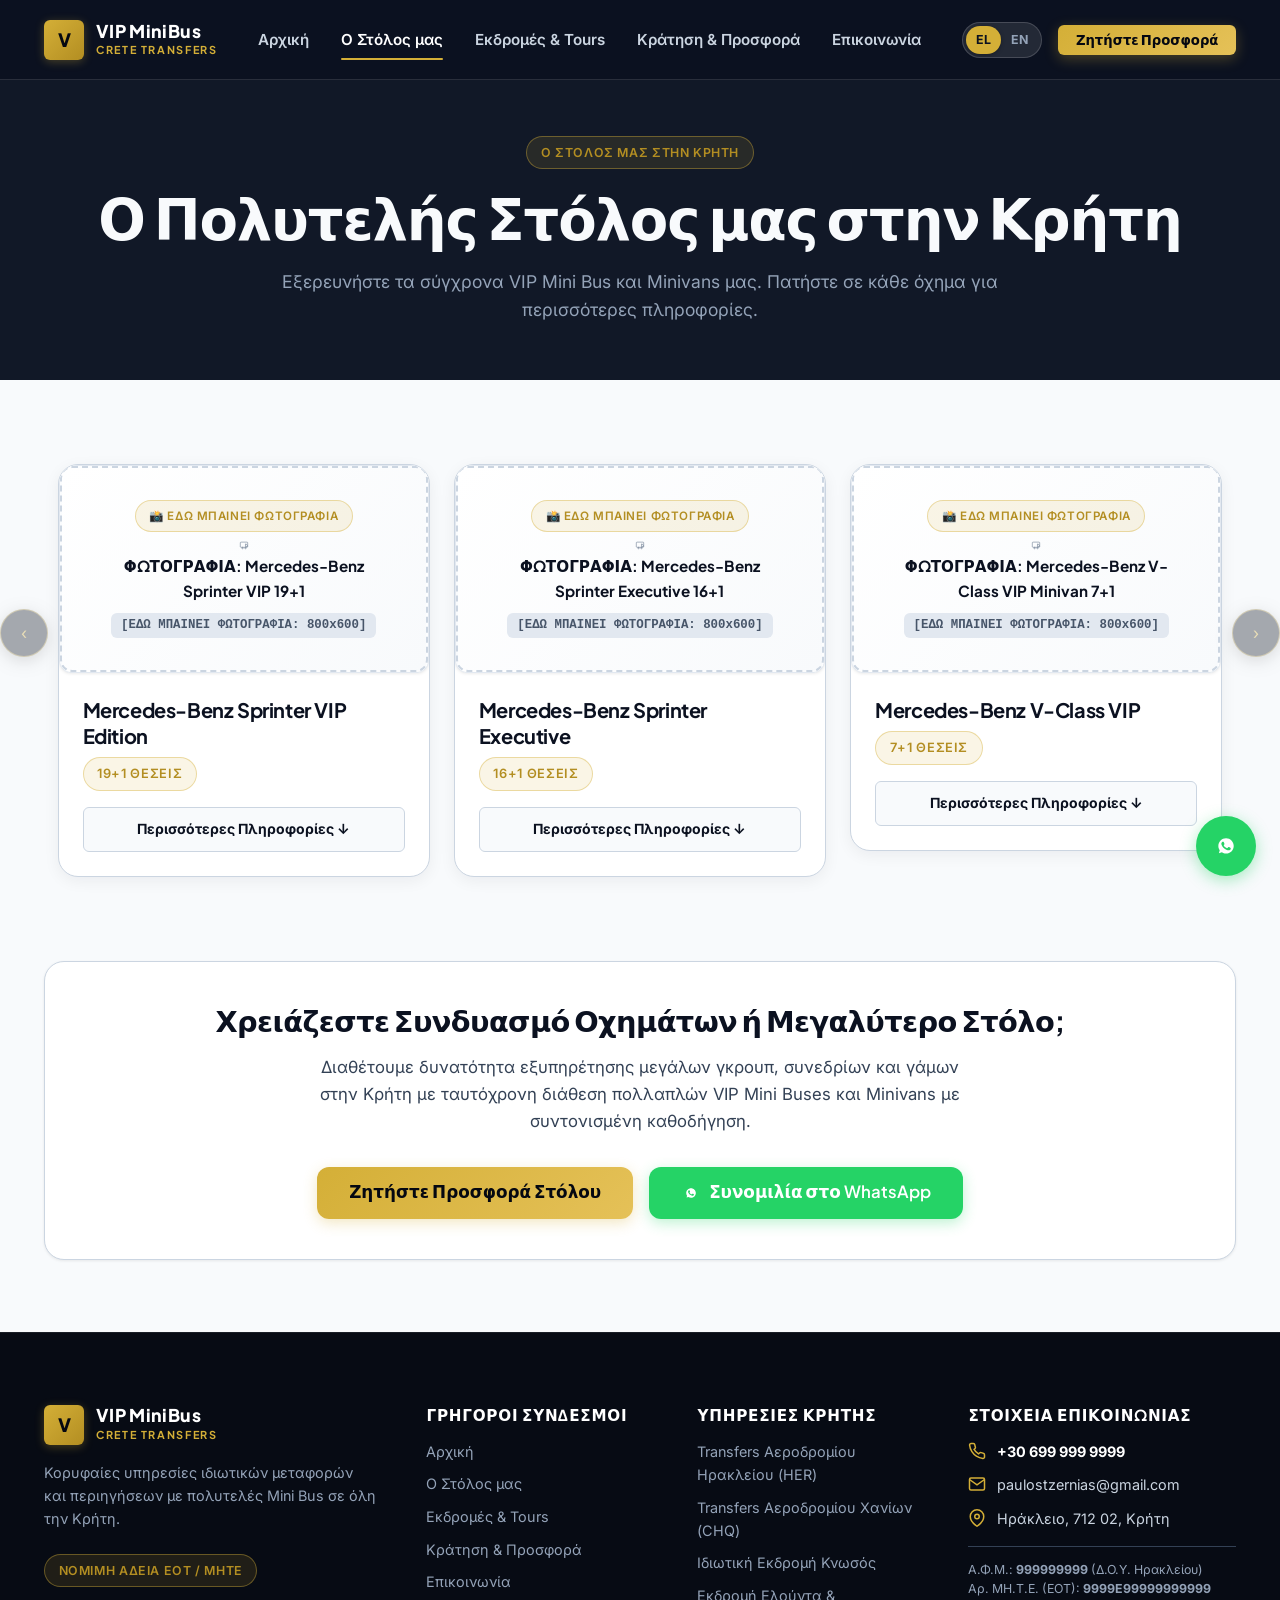
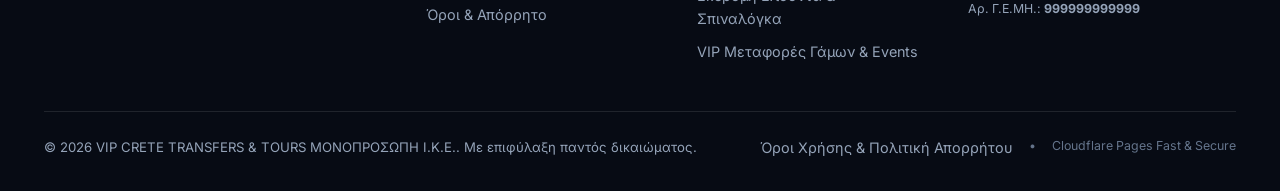
<file: fleet.html>
<!DOCTYPE html>
<html lang="el">
<head>
  <meta charset="UTF-8">
  <meta name="viewport" content="width=device-width, initial-scale=1.0">
  <title>Ο Στόλος μας στην Κρήτη | VIP Mini Bus Transfers Crete</title>
  <meta name="description" content="Δείτε αναλυτικά το VIP Mercedes-Benz Sprinter 19+1 θέσεων στην Κρήτη. Δερμάτινα καθίσματα, Wi-Fi, διζωνικός κλιματισμός, μεγάλος χώρος αποσκευών.">
  
  <!-- Google Fonts: Plus Jakarta Sans & Inter (display=optional eliminates font-swap jitter) -->
  <link rel="preconnect" href="https://fonts.googleapis.com">
  <link rel="preconnect" href="https://fonts.gstatic.com" crossorigin>
  <link href="https://fonts.googleapis.com/css2?family=Inter:wght@400;500;600;700&family=Plus+Jakarta+Sans:wght@600;700;800&display=optional" rel="stylesheet">
  
  <!-- Stylesheets -->
  <link rel="stylesheet" href="css/variables.css">
  <link rel="stylesheet" href="css/base.css">
  <link rel="stylesheet" href="css/components.css">
  <link rel="stylesheet" href="css/animations.css">
</head>
<body>

  <!-- Sticky Navbar (Zero Flicker) -->
  <header class="site-header">
    <div class="container">
      <div class="nav-container">
        <a href="index.html" class="brand-logo" aria-label="VIP Mini Bus Transfers Crete">
          <div class="brand-logo-icon">V</div>
          <div class="brand-logo-text">
            <span class="brand-title">VIP MiniBus</span>
            <span class="brand-subtitle">Crete Transfers</span>
          </div>
        </a>

        <nav class="nav-menu" aria-label="Main Navigation">
          <a href="index.html" class="nav-link" data-i18n="navHome">Αρχική</a>
          <a href="fleet.html" class="nav-link active" data-i18n="navFleet">Ο Στόλος μας</a>
          <a href="tours.html" class="nav-link" data-i18n="navTours">Εκδρομές & Tours</a>
          <a href="booking.html" class="nav-link" data-i18n="navBooking">Κράτηση & Προσφορά</a>
          <a href="contact.html" class="nav-link" data-i18n="navContact">Επικοινωνία</a>

          <!-- Mobile Drawer Actions (Language & Quote Button) -->
          <div class="mobile-menu-extras">
            <div class="lang-switcher" aria-label="Language selector">
              <button type="button" class="lang-btn active" data-lang="el">EL</button>
              <button type="button" class="lang-btn" data-lang="en">EN</button>
            </div>
            <a href="booking.html" class="btn btn-primary btn-quote-mobile" data-i18n="btnGetQuote">Ζητήστε Προσφορά</a>
          </div>
        </nav>

        <div class="nav-actions">
          <div class="lang-switcher" aria-label="Language selector">
            <button type="button" class="lang-btn active" data-lang="el">EL</button>
            <button type="button" class="lang-btn" data-lang="en">EN</button>
          </div>
          <a href="booking.html" class="btn btn-primary btn-sm btn-quote-header" data-i18n="btnGetQuote">Ζητήστε Προσφορά</a>
          
          <button class="mobile-toggle" aria-label="Toggle navigation menu">
            <span></span>
            <span></span>
            <span></span>
          </button>
        </div>
      </div>
    </div>
  </header>

  <!-- Page Header -->
  <section class="section section-dark" style="padding-top: 3.5rem; padding-bottom: 3.5rem;">
    <div class="container text-center">
      <span class="badge badge-gold" style="margin-bottom: 0.8rem;" data-i18n="fleetSub">Ο Στόλος μας στην Κρήτη</span>
      <h1 data-i18n="fleetPageTitle" style="margin-bottom: 1rem;">Ο Πολυτελής Στόλος μας στην Κρήτη</h1>
      <p class="section-description" style="max-width: 720px; margin: 0 auto;" data-i18n="fleetPageSubtitle">
        Εξερευνήστε τα σύγχρονα VIP Mini Bus και Minivans μας. Πατήστε σε κάθε όχημα για περισσότερες πληροφορίες.
      </p>
    </div>
  </section>

  <!-- Fleet Details Container -->
  <section class="section section-light">
    <div class="container">
      <div class="carousel-wrapper" style="margin-bottom: 3.5rem;">
        <button type="button" class="carousel-arrow prev" id="fleet-prev-btn" aria-label="Προηγούμενο Όχημα">‹</button>
        <div id="fleet-detail-container" class="carousel-track fleet-carousel-track">
          <!-- Vehicle 1: Mercedes Sprinter VIP 19+1 -->
          <div class="fleet-card card" data-vehicle-id="sprinter-vip-19">
            <div class="image-frame aspect-16-9">
              <div class="image-frame-placeholder">
                <div class="badge badge-gold" style="margin-bottom: 0.6rem; font-size: 0.725rem;">
                  📸 ΕΔΩ ΜΠΑΙΝΕΙ ΦΩΤΟΓΡΑΦΙΑ
                </div>
                <svg class="placeholder-icon" viewBox="0 0 24 24" fill="none" stroke="currentColor" stroke-width="1.5">
                  <rect x="2" y="3" width="20" height="14" rx="2" ry="2"></rect>
                  <circle cx="8" cy="19" r="2"></circle>
                  <circle cx="16" cy="19" r="2"></circle>
                  <path d="M16 8h2l3 4v3h-5V8z"></path>
                </svg>
                <span class="placeholder-label">ΦΩΤΟΓΡΑΦΙΑ: Mercedes-Benz Sprinter VIP 19+1</span>
                <span class="placeholder-dimensions">[ΕΔΩ ΜΠΑΙΝΕΙ ΦΩΤΟΓΡΑΦΙΑ: 800x600]</span>
              </div>
            </div>
            <div class="fleet-card-body">
              <div class="fleet-card-header-minimal">
                <h3 class="fleet-card-title">Mercedes-Benz Sprinter VIP Edition</h3>
                <span class="badge badge-gold" style="font-size: 0.8rem; align-self: flex-start;">19+1 Θέσεις</span>
              </div>
              <button type="button" class="btn-fleet-toggle" aria-expanded="false">
                <span class="toggle-text-more">Περισσότερες Πληροφορίες ↓</span>
                <span class="toggle-text-less" style="display: none;">Λιγότερα ↑</span>
              </button>
              <div class="fleet-extra-info" style="display: none;">
                <p class="text-muted fleet-desc" style="font-size: 0.925rem; margin: 0.8rem 0 1rem 0; line-height: 1.5;">Η ναυαρχίδα των μεταφορών μας στην Κρήτη. Ασύγκριτη άνεση, πολυτέλεια και ασφάλεια για transfers αεροδρομίων, λιμανιών, ξενοδοχείων και εκδρομές.</p>
                <div class="fleet-meta" style="margin-bottom: 0.85rem;">
                  <div class="fleet-meta-item">
                    <svg class="fleet-meta-icon" viewBox="0 0 24 24" fill="none" stroke="currentColor" stroke-width="2"><path d="M17 21v-2a4 4 0 0 0-4-4H5a4 4 0 0 0-4 4v2"></path><circle cx="9" cy="7" r="4"></circle><path d="M23 21v-2a4 4 0 0 0-3-3.87"></path><path d="M16 3.13a4 4 0 0 1 0 7.75"></path></svg>
                    <span>19 + 1 Επιβάτες</span>
                  </div>
                  <div class="fleet-meta-item">
                    <svg class="fleet-meta-icon" viewBox="0 0 24 24" fill="none" stroke="currentColor" stroke-width="2"><rect x="2" y="7" width="20" height="14" rx="2" ry="2"></rect><path d="M16 21V5a2 2 0 0 0-2-2h-4a2 2 0 0 0-2 2v16"></path></svg>
                    <span>18-20 Μεγάλες Βαλίτσες + Χειραποσκευές</span>
                  </div>
                </div>
                <div class="features-list" style="margin-bottom: 1rem;">
                  <span class="feature-tag">✓ Ανατομικά Δερμάτινα Καθίσματα</span>
                  <span class="feature-tag">✓ Δωρεάν High-Speed Wi-Fi</span>
                  <span class="feature-tag">✓ Διζωνικός Αυτόματος Κλιματισμός (A/C)</span>
                  <span class="feature-tag">✓ Θύρες Φόρτισης USB & Type-C</span>
                </div>
                <div class="fleet-card-actions" style="margin-top: 1rem;">
                  <a href="booking.html" class="btn btn-primary btn-sm btn-block">Κράτηση Οχήματος</a>
                </div>
              </div>
            </div>
          </div>

          <!-- Vehicle 2: Mercedes Sprinter Executive 16+1 -->
          <div class="fleet-card card" data-vehicle-id="sprinter-vip-16">
            <div class="image-frame aspect-16-9">
              <div class="image-frame-placeholder">
                <div class="badge badge-gold" style="margin-bottom: 0.6rem; font-size: 0.725rem;">
                  📸 ΕΔΩ ΜΠΑΙΝΕΙ ΦΩΤΟΓΡΑΦΙΑ
                </div>
                <svg class="placeholder-icon" viewBox="0 0 24 24" fill="none" stroke="currentColor" stroke-width="1.5">
                  <rect x="2" y="3" width="20" height="14" rx="2" ry="2"></rect>
                  <circle cx="8" cy="19" r="2"></circle>
                  <circle cx="16" cy="19" r="2"></circle>
                  <path d="M16 8h2l3 4v3h-5V8z"></path>
                </svg>
                <span class="placeholder-label">ΦΩΤΟΓΡΑΦΙΑ: Mercedes-Benz Sprinter Executive 16+1</span>
                <span class="placeholder-dimensions">[ΕΔΩ ΜΠΑΙΝΕΙ ΦΩΤΟΓΡΑΦΙΑ: 800x600]</span>
              </div>
            </div>
            <div class="fleet-card-body">
              <div class="fleet-card-header-minimal">
                <h3 class="fleet-card-title">Mercedes-Benz Sprinter Executive</h3>
                <span class="badge badge-gold" style="font-size: 0.8rem; align-self: flex-start;">16+1 Θέσεις</span>
              </div>
              <button type="button" class="btn-fleet-toggle" aria-expanded="false">
                <span class="toggle-text-more">Περισσότερες Πληροφορίες ↓</span>
                <span class="toggle-text-less" style="display: none;">Λιγότερα ↑</span>
              </button>
              <div class="fleet-extra-info" style="display: none;">
                <p class="text-muted fleet-desc" style="font-size: 0.925rem; margin: 0.8rem 0 1rem 0; line-height: 1.5;">Ιδανική επιλογή για μεσαίου μεγέθους ομάδες, οικογένειες και εταιρικά στελέχη που αναζητούν άνεση και ευελιξία στις διαδρομές της Κρήτης.</p>
                <div class="fleet-meta" style="margin-bottom: 0.85rem;">
                  <div class="fleet-meta-item">
                    <svg class="fleet-meta-icon" viewBox="0 0 24 24" fill="none" stroke="currentColor" stroke-width="2"><path d="M17 21v-2a4 4 0 0 0-4-4H5a4 4 0 0 0-4 4v2"></path><circle cx="9" cy="7" r="4"></circle><path d="M23 21v-2a4 4 0 0 0-3-3.87"></path><path d="M16 3.13a4 4 0 0 1 0 7.75"></path></svg>
                    <span>16 + 1 Επιβάτες</span>
                  </div>
                  <div class="fleet-meta-item">
                    <svg class="fleet-meta-icon" viewBox="0 0 24 24" fill="none" stroke="currentColor" stroke-width="2"><rect x="2" y="7" width="20" height="14" rx="2" ry="2"></rect><path d="M16 21V5a2 2 0 0 0-2-2h-4a2 2 0 0 0-2 2v16"></path></svg>
                    <span>16 Μεγάλες Βαλίτσες + Χειραποσκευές</span>
                  </div>
                </div>
                <div class="features-list" style="margin-bottom: 1rem;">
                  <span class="feature-tag">✓ Ανακλινόμενα Δερμάτινα Καθίσματα</span>
                  <span class="feature-tag">✓ Δωρεάν High-Speed Wi-Fi</span>
                  <span class="feature-tag">✓ Ισχυρός Κλιματισμός Επιβατών</span>
                  <span class="feature-tag">✓ USB Θύρες Φόρτισης</span>
                </div>
                <div class="fleet-card-actions" style="margin-top: 1rem;">
                  <a href="booking.html" class="btn btn-primary btn-sm btn-block">Κράτηση Οχήματος</a>
                </div>
              </div>
            </div>
          </div>

          <!-- Vehicle 3: Mercedes-Benz V-Class VIP 7+1 -->
          <div class="fleet-card card" data-vehicle-id="v-class-vip-7">
            <div class="image-frame aspect-16-9">
              <div class="image-frame-placeholder">
                <div class="badge badge-gold" style="margin-bottom: 0.6rem; font-size: 0.725rem;">
                  📸 ΕΔΩ ΜΠΑΙΝΕΙ ΦΩΤΟΓΡΑΦΙΑ
                </div>
                <svg class="placeholder-icon" viewBox="0 0 24 24" fill="none" stroke="currentColor" stroke-width="1.5">
                  <rect x="2" y="3" width="20" height="14" rx="2" ry="2"></rect>
                  <circle cx="8" cy="19" r="2"></circle>
                  <circle cx="16" cy="19" r="2"></circle>
                  <path d="M16 8h2l3 4v3h-5V8z"></path>
                </svg>
                <span class="placeholder-label">ΦΩΤΟΓΡΑΦΙΑ: Mercedes-Benz V-Class VIP Minivan 7+1</span>
                <span class="placeholder-dimensions">[ΕΔΩ ΜΠΑΙΝΕΙ ΦΩΤΟΓΡΑΦΙΑ: 800x600]</span>
              </div>
            </div>
            <div class="fleet-card-body">
              <div class="fleet-card-header-minimal">
                <h3 class="fleet-card-title">Mercedes-Benz V-Class VIP</h3>
                <span class="badge badge-gold" style="font-size: 0.8rem; align-self: flex-start;">7+1 Θέσεις</span>
              </div>
              <button type="button" class="btn-fleet-toggle" aria-expanded="false">
                <span class="toggle-text-more">Περισσότερες Πληροφορίες ↓</span>
                <span class="toggle-text-less" style="display: none;">Λιγότερα ↑</span>
              </button>
              <div class="fleet-extra-info" style="display: none;">
                <p class="text-muted fleet-desc" style="font-size: 0.925rem; margin: 0.8rem 0 1rem 0; line-height: 1.5;">Η απόλυτη πολυτέλεια σε premium VIP minivan. Ιδανικό για VIP transfers, honeymooners και ιδιωτικές περιηγήσεις υψηλού κύρους.</p>
                <div class="fleet-meta" style="margin-bottom: 0.85rem;">
                  <div class="fleet-meta-item">
                    <svg class="fleet-meta-icon" viewBox="0 0 24 24" fill="none" stroke="currentColor" stroke-width="2"><path d="M17 21v-2a4 4 0 0 0-4-4H5a4 4 0 0 0-4 4v2"></path><circle cx="9" cy="7" r="4"></circle><path d="M23 21v-2a4 4 0 0 0-3-3.87"></path><path d="M16 3.13a4 4 0 0 1 0 7.75"></path></svg>
                    <span>7 + 1 Επιβάτες</span>
                  </div>
                  <div class="fleet-meta-item">
                    <svg class="fleet-meta-icon" viewBox="0 0 24 24" fill="none" stroke="currentColor" stroke-width="2"><rect x="2" y="7" width="20" height="14" rx="2" ry="2"></rect><path d="M16 21V5a2 2 0 0 0-2-2h-4a2 2 0 0 0-2 2v16"></path></svg>
                    <span>7-8 Μεγάλες Βαλίτσες + Χειραποσκευές</span>
                  </div>
                </div>
                <div class="features-list" style="margin-bottom: 1rem;">
                  <span class="feature-tag">✓ VIP Δερμάτινα Καθίσματα</span>
                  <span class="feature-tag">✓ Δωρεάν High-Speed Wi-Fi</span>
                  <span class="feature-tag">✓ Climatronic Πολλαπλών Ζωνών</span>
                  <span class="feature-tag">✓ Φιμέ Τζάμια Προστασίας</span>
                </div>
                <div class="fleet-card-actions" style="margin-top: 1rem;">
                  <a href="booking.html" class="btn btn-primary btn-sm btn-block">Κράτηση Οχήματος</a>
                </div>
              </div>
            </div>
          </div>
        </div>
        <button type="button" class="carousel-arrow next" id="fleet-next-btn" aria-label="Επόμενο Όχημα">›</button>
      </div>

      <!-- Fleet Custom Support Banner -->
      <div class="card reveal" style="padding: 2.5rem; border-radius: var(--radius-lg); text-align: center; border: 1px solid #CBD5E1; background: #FFFFFF;">
        <h2 style="color: #0B1120; margin-bottom: 1rem; font-size: 1.8rem;">Χρειάζεστε Συνδυασμό Οχημάτων ή Μεγαλύτερο Στόλο;</h2>
        <p style="color: #334155; max-width: 680px; margin: 0 auto 2rem auto; font-size: 1.05rem;">
          Διαθέτουμε δυνατότητα εξυπηρέτησης μεγάλων γκρουπ, συνεδρίων και γάμων στην Κρήτη με ταυτόχρονη διάθεση πολλαπλών VIP Mini Buses και Minivans με συντονισμένη καθοδήγηση.
        </p>
        <div style="display: flex; justify-content: center; gap: 1rem; flex-wrap: wrap;">
          <a href="booking.html" class="btn btn-primary btn-lg" data-i18n="btnGetQuote">Ζητήστε Προσφορά Στόλου</a>
          <a href="#" class="btn btn-whatsapp btn-lg dyn-whatsapp-link" target="_blank" rel="noopener">
            <svg width="20" height="20" viewBox="0 0 24 24" fill="currentColor"><path d="M12.031 6.172c-3.181 0-5.767 2.586-5.768 5.766-.001 1.298.38 2.27 1.019 3.287l-.582 2.128 2.182-.573c.978.58 1.911.928 3.145.929 3.178 0 5.767-2.587 5.768-5.766.001-3.187-2.575-5.77-5.764-5.771zm3.392 8.244c-.144.405-.837.774-1.17.824-.299.045-.677.063-1.092-.069-.252-.08-.575-.187-.988-.365-1.739-.751-2.874-2.502-2.961-2.617-.087-.116-.708-.94-.708-1.793s.448-1.273.607-1.446c.159-.173.346-.217.462-.217l.332.006c.106.005.249-.04.39.298.144.347.491 1.2.534 1.287.043.087.072.188.014.304-.058.116-.087.188-.173.289l-.26.304c-.087.086-.177.18-.076.354.101.174.449.741.964 1.201.662.591 1.221.774 1.394.86.174.086.275.072.376-.044.101-.116.433-.506.549-.68.116-.173.231-.145.39-.087s1.011.477 1.184.564.289.13.332.202c.043.073.043.419-.101.824z"/></svg>
            <span data-i18n="btnWhatsAppDirect">Συνομιλία στο WhatsApp</span>
          </a>
        </div>
      </div>
    </div>
  </section>

  <!-- Shared Footer (9999999 & Crete) -->
  <footer class="site-footer">
    <div class="container">
      <div class="footer-grid">
        <div>
          <div class="brand-logo" style="margin-bottom: 1rem;">
            <div class="brand-logo-icon">V</div>
            <div class="brand-logo-text">
              <span class="brand-title">VIP MiniBus</span>
              <span class="brand-subtitle">Crete Transfers</span>
            </div>
          </div>
          <p style="font-size: 0.9rem; line-height: 1.6; margin-bottom: 1.5rem;" data-i18n="footerAbout">
            Κορυφαίες υπηρεσίες ιδιωτικών μεταφορών και περιηγήσεων με πολυτελές Mini Bus σε όλη την Κρήτη.
          </p>
          <span class="badge badge-gold" data-i18n="badgeLicensed">Νόμιμη Άδεια ΕΟΤ / ΜΗΤΕ</span>
        </div>

        <div>
          <h4 class="footer-col-title" data-i18n="footerQuickLinks">Γρήγοροι Σύνδεσμοι</h4>
          <div class="footer-links">
            <a href="index.html" class="footer-link" data-i18n="navHome">Αρχική</a>
            <a href="fleet.html" class="footer-link" data-i18n="navFleet">Ο Στόλος μας</a>
            <a href="tours.html" class="footer-link" data-i18n="navTours">Εκδρομές & Tours</a>
            <a href="booking.html" class="footer-link" data-i18n="navBooking">Κράτηση & Προσφορά</a>
            <a href="contact.html" class="footer-link" data-i18n="navContact">Επικοινωνία</a>
            <a href="privacy.html" class="footer-link" data-i18n="navPrivacy">Όροι & Απόρρητο</a>
          </div>
        </div>

        <div>
          <h4 class="footer-col-title" data-i18n="footerServices">Υπηρεσίες Κρήτης</h4>
          <div class="footer-links">
            <span class="footer-link">Transfers Αεροδρομίου Ηρακλείου (HER)</span>
            <span class="footer-link">Transfers Αεροδρομίου Χανίων (CHQ)</span>
            <span class="footer-link">Ιδιωτική Εκδρομή Κνωσός</span>
            <span class="footer-link">Εκδρομή Ελούντα & Σπιναλόγκα</span>
            <span class="footer-link">VIP Μεταφορές Γάμων & Events</span>
          </div>
        </div>

        <div>
          <h4 class="footer-col-title" data-i18n="footerContactTitle">Στοιχεία Επικοινωνίας</h4>
          <div class="footer-contact-item">
            <svg class="footer-contact-icon" viewBox="0 0 24 24" fill="none" stroke="currentColor" stroke-width="2"><path d="M22 16.92v3a2 2 0 0 1-2.18 2 19.79 19.79 0 0 1-8.63-3.07 19.5 19.5 0 0 1-6-6 19.79 19.79 0 0 1-3.07-8.67A2 2 0 0 1 4.11 2h3a2 2 0 0 1 2 1.72 12.84 12.84 0 0 0 .7 2.81 2 2 0 0 1-.45 2.11L8.09 9.91a16 16 0 0 0 6 6l1.27-1.27a2 2 0 0 1 2.11-.45 12.84 12.84 0 0 0 2.81.7A2 2 0 0 1 22 16.92z"></path></svg>
            <a href="#" class="dyn-phone-link dyn-phone" style="font-weight: 700; color: #FFFFFF;">+30 699 999 9999</a>
          </div>
          <div class="footer-contact-item">
            <svg class="footer-contact-icon" viewBox="0 0 24 24" fill="none" stroke="currentColor" stroke-width="2"><path d="M4 4h16c1.1 0 2 .9 2 2v12c0 1.1-.9 2-2 2H4c-1.1 0-2-.9-2-2V6c0-1.1.9-2 2-2z"></path><polyline points="22,6 12,13 2,6"></polyline></svg>
            <a href="mailto:paulostzernias@gmail.com" class="dyn-email-link dyn-email">paulostzernias@gmail.com</a>
          </div>
          <div class="footer-contact-item">
            <svg class="footer-contact-icon" viewBox="0 0 24 24" fill="none" stroke="currentColor" stroke-width="2"><path d="M21 10c0 7-9 13-9 13s-9-6-9-13a9 9 0 0 1 18 0z"></path><circle cx="12" cy="10" r="3"></circle></svg>
            <span class="dyn-legal-address">Ηράκλειο, 712 02, Κρήτη</span>
          </div>
          
          <div style="margin-top: 1rem; padding-top: 0.8rem; border-top: 1px solid var(--color-border-dark); font-size: 0.775rem;">
            <div>Α.Φ.Μ.: <strong class="dyn-legal-vat">999999999</strong> (<span class="dyn-legal-doy">Δ.Ο.Υ. Ηρακλείου</span>)</div>
            <div>Αρ. ΜΗ.Τ.Ε. (ΕΟΤ): <strong class="dyn-legal-mhte">9999E99999999999</strong></div>
            <div>Αρ. Γ.Ε.ΜΗ.: <strong class="dyn-legal-gemi">999999999999</strong></div>
          </div>
        </div>
      </div>

      <div class="footer-bottom">
        <div>
          © 2026 <span class="dyn-legal-company">VIP CRETE TRANSFERS & TOURS</span>. <span data-i18n="footerRights">Με επιφύλαξη παντός δικαιώματος.</span>
        </div>
        <div class="footer-legal-inline">
          <a href="privacy.html" class="footer-link" data-i18n="navPrivacy">Όροι Χρήσης & Πολιτική Απορρήτου</a>
          <span>•</span>
          <span>Cloudflare Pages Fast & Secure</span>
        </div>
      </div>
    </div>
  </footer>

  <!-- Floating WhatsApp -->
  <a href="#" class="floating-whatsapp dyn-whatsapp-link" aria-label="Chat on WhatsApp" target="_blank" rel="noopener">
    <svg viewBox="0 0 24 24" fill="currentColor">
      <path d="M12.031 6.172c-3.181 0-5.767 2.586-5.768 5.766-.001 1.298.38 2.27 1.019 3.287l-.582 2.128 2.182-.573c.978.58 1.911.928 3.145.929 3.178 0 5.767-2.587 5.768-5.766.001-3.187-2.575-5.77-5.764-5.771zm3.392 8.244c-.144.405-.837.774-1.17.824-.299.045-.677.063-1.092-.069-.252-.08-.575-.187-.988-.365-1.739-.751-2.874-2.502-2.961-2.617-.087-.116-.708-.94-.708-1.793s.448-1.273.607-1.446c.159-.173.346-.217.462-.217l.332.006c.106.005.249-.04.39.298.144.347.491 1.2.534 1.287.043.087.072.188.014.304-.058.116-.087.188-.173.289l-.26.304c-.087.086-.177.18-.076.354.101.174.449.741.964 1.201.662.591 1.221.774 1.394.86.174.086.275.072.376-.044.101-.116.433-.506.549-.68.116-.173.231-.145.39-.087s1.011.477 1.184.564.289.13.332.202c.043.073.043.419-.101.824z"/>
    </svg>
  </a>

  <!-- Scripts -->
  <script src="js/config.js"></script>
  <script src="js/data/fleet.js"></script>
  <script src="js/data/routes.js"></script>
  <script src="js/data/i18n.js"></script>
  <script src="js/renderer.js"></script>
  <script src="js/app.js"></script>
</body>
</html>
</file>
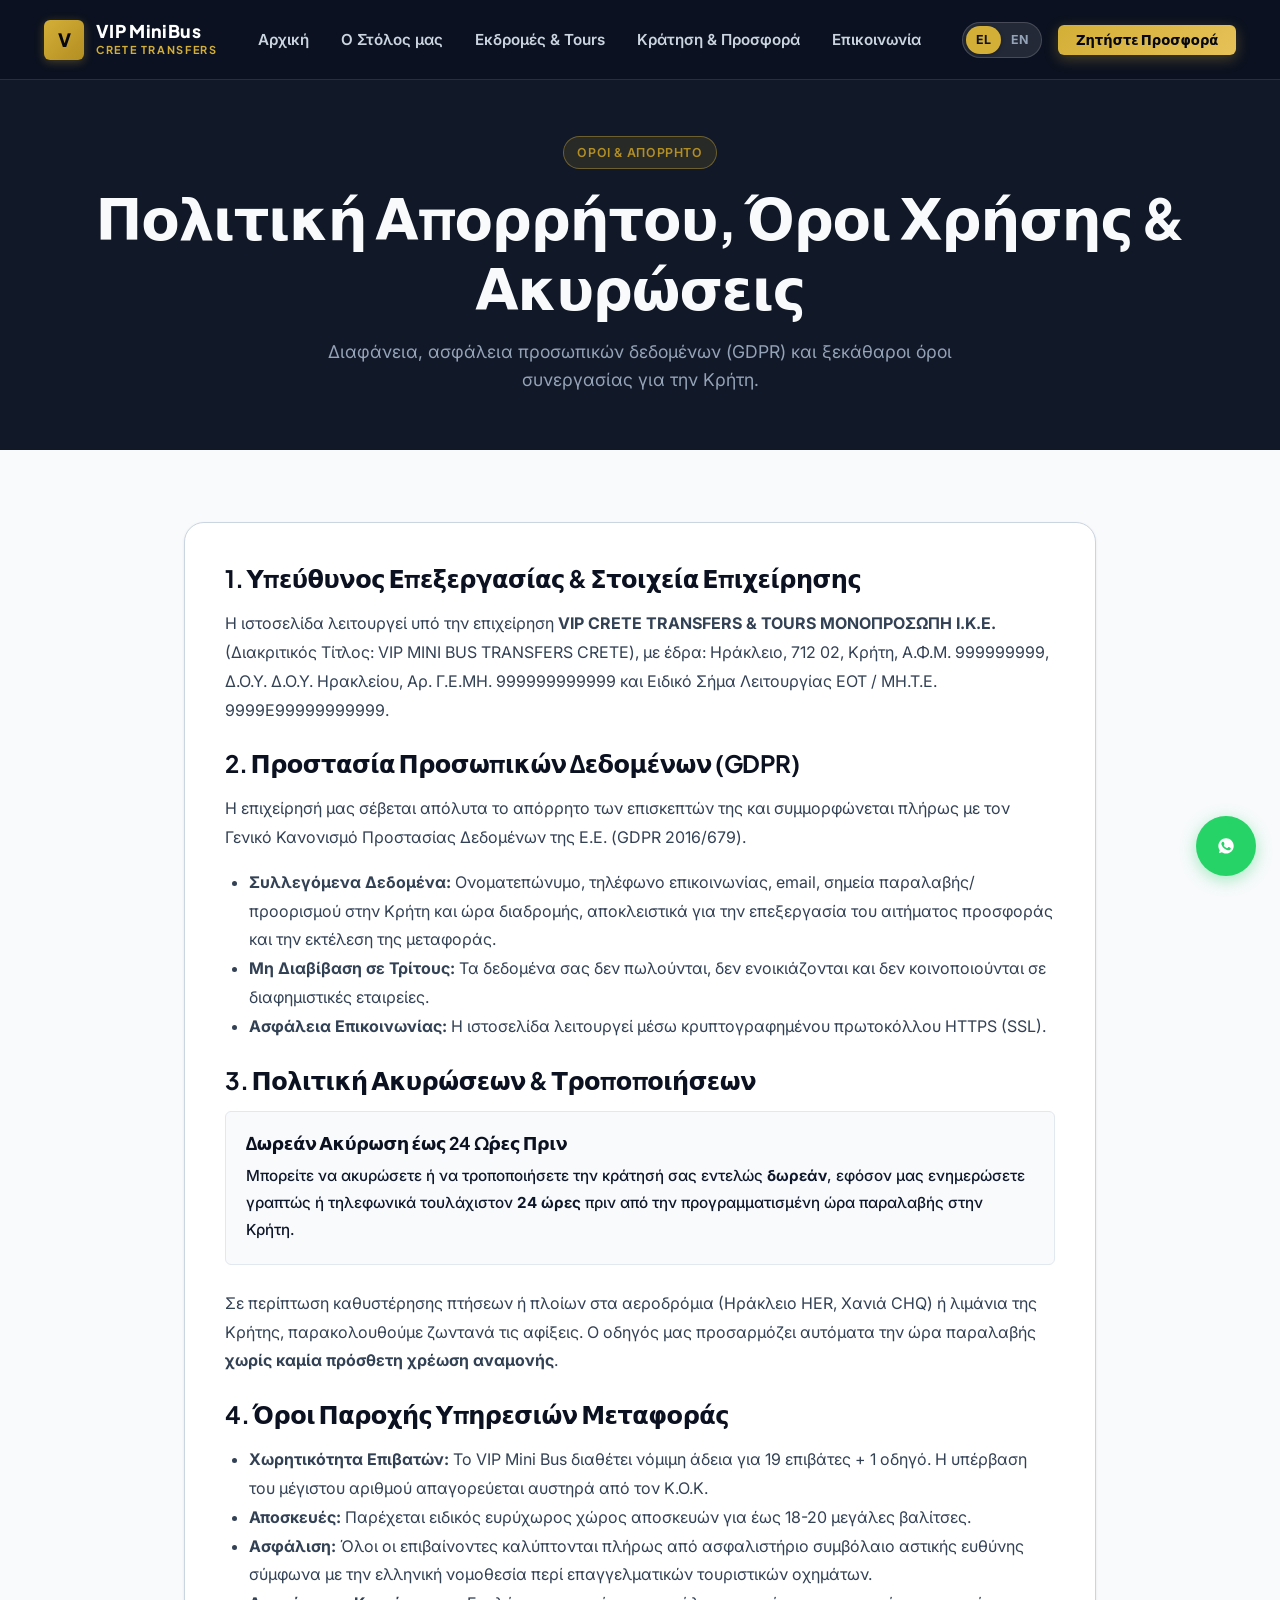
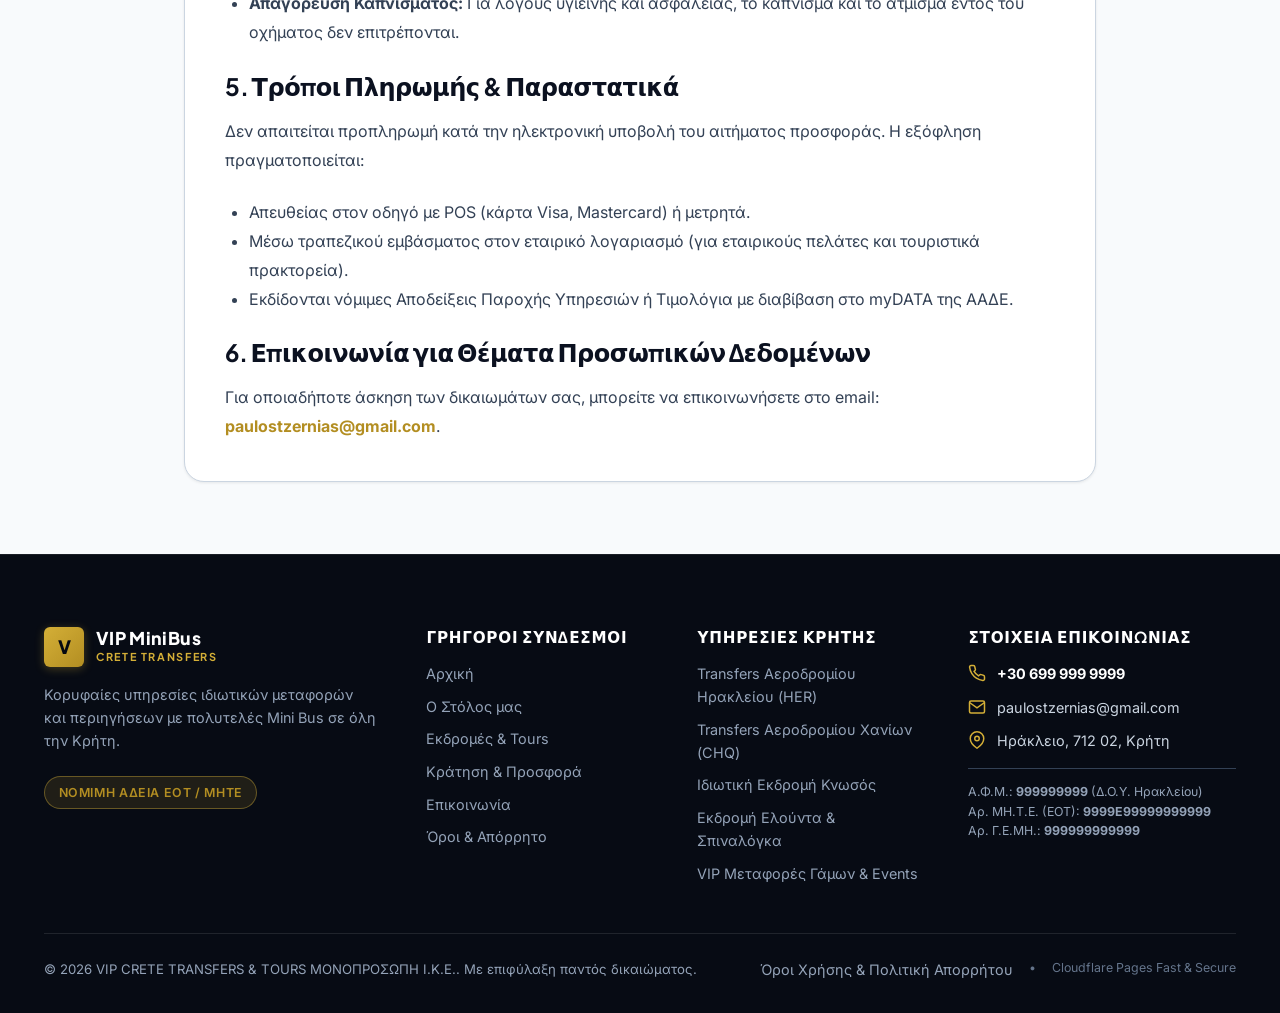
<file: privacy.html>
<!DOCTYPE html>
<html lang="el">
<head>
  <meta charset="UTF-8">
  <meta name="viewport" content="width=device-width, initial-scale=1.0">
  <title>Πολιτική Απορρήτου & Όροι Χρήσης | VIP Mini Bus Transfers Crete</title>
  <meta name="description" content="Πολιτική Απορρήτου (GDPR), Όροι Χρήσης και Πολιτική Ακύρωσης για τις VIP μεταφορές και περιηγήσεις με Mini Bus στην Κρήτη.">
  
  <!-- Google Fonts: Plus Jakarta Sans & Inter (display=optional eliminates font-swap jitter) -->
  <link rel="preconnect" href="https://fonts.googleapis.com">
  <link rel="preconnect" href="https://fonts.gstatic.com" crossorigin>
  <link href="https://fonts.googleapis.com/css2?family=Inter:wght@400;500;600;700&family=Plus+Jakarta+Sans:wght@600;700;800&display=optional" rel="stylesheet">
  
  <!-- Stylesheets -->
  <link rel="stylesheet" href="css/variables.css">
  <link rel="stylesheet" href="css/base.css">
  <link rel="stylesheet" href="css/components.css">
  <link rel="stylesheet" href="css/animations.css">
</head>
<body>

  <!-- Sticky Navbar (Zero Flicker) -->
  <header class="site-header">
    <div class="container">
      <div class="nav-container">
        <a href="index.html" class="brand-logo" aria-label="VIP Mini Bus Transfers Crete">
          <div class="brand-logo-icon">V</div>
          <div class="brand-logo-text">
            <span class="brand-title">VIP MiniBus</span>
            <span class="brand-subtitle">Crete Transfers</span>
          </div>
        </a>

        <nav class="nav-menu" aria-label="Main Navigation">
          <a href="index.html" class="nav-link" data-i18n="navHome">Αρχική</a>
          <a href="fleet.html" class="nav-link" data-i18n="navFleet">Ο Στόλος μας</a>
          <a href="tours.html" class="nav-link" data-i18n="navTours">Εκδρομές & Tours</a>
          <a href="booking.html" class="nav-link" data-i18n="navBooking">Κράτηση & Προσφορά</a>
          <a href="contact.html" class="nav-link" data-i18n="navContact">Επικοινωνία</a>

          <!-- Mobile Drawer Actions (Language & Quote Button) -->
          <div class="mobile-menu-extras">
            <div class="lang-switcher" aria-label="Language selector">
              <button type="button" class="lang-btn active" data-lang="el">EL</button>
              <button type="button" class="lang-btn" data-lang="en">EN</button>
            </div>
            <a href="booking.html" class="btn btn-primary btn-quote-mobile" data-i18n="btnGetQuote">Ζητήστε Προσφορά</a>
          </div>
        </nav>

        <div class="nav-actions">
          <div class="lang-switcher" aria-label="Language selector">
            <button type="button" class="lang-btn active" data-lang="el">EL</button>
            <button type="button" class="lang-btn" data-lang="en">EN</button>
          </div>
          <a href="booking.html" class="btn btn-primary btn-sm btn-quote-header" data-i18n="btnGetQuote">Ζητήστε Προσφορά</a>
          
          <button class="mobile-toggle" aria-label="Toggle navigation menu">
            <span></span>
            <span></span>
            <span></span>
          </button>
        </div>
      </div>
    </div>
  </header>

  <!-- Page Header -->
  <section class="section section-dark" style="padding-top: 3.5rem; padding-bottom: 3.5rem;">
    <div class="container text-center">
      <span class="badge badge-gold" style="margin-bottom: 0.8rem;" data-i18n="navPrivacy">Όροι & Απόρρητο</span>
      <h1 data-i18n="privacyPageTitle" style="margin-bottom: 1rem;">Πολιτική Απορρήτου, Όροι Χρήσης & Ακυρώσεις</h1>
      <p class="section-description" style="max-width: 720px; margin: 0 auto;" data-i18n="privacyPageSubtitle">
        Διαφάνεια, ασφάλεια προσωπικών δεδομένων (GDPR) και ξεκάθαροι όροι συνεργασίας για την Κρήτη.
      </p>
    </div>
  </section>

  <!-- Content Section -->
  <section class="section section-light">
    <div class="container container-narrow">
      <div class="card" style="padding: 2.5rem; background: #FFFFFF; border-radius: var(--radius-lg); line-height: 1.8; border: 1px solid #CBD5E1;">
        
        <h2 style="font-size: 1.5rem; margin-bottom: 1rem; color: #0B1120;">1. Υπεύθυνος Επεξεργασίας & Στοιχεία Επιχείρησης</h2>
        <p style="margin-bottom: 1.5rem; color: #334155;">
          Η ιστοσελίδα λειτουργεί υπό την επιχείρηση <strong class="dyn-legal-company">VIP CRETE TRANSFERS & TOURS</strong> (Διακριτικός Τίτλος: <span class="dyn-legal-title">VIP MINI BUS TRANSFERS CRETE</span>), με έδρα: <span class="dyn-legal-address">Ηράκλειο, 712 02, Κρήτη</span>, Α.Φ.Μ. <span class="dyn-legal-vat">999999999</span>, Δ.Ο.Υ. <span class="dyn-legal-doy">Ηρακλείου</span>, Αρ. Γ.Ε.ΜΗ. <span class="dyn-legal-gemi">999999999999</span> και Ειδικό Σήμα Λειτουργίας ΕΟΤ / ΜΗ.Τ.Ε. <span class="dyn-legal-mhte">9999E99999999999</span>.
        </p>

        <h2 style="font-size: 1.5rem; margin-bottom: 1rem; color: #0B1120;">2. Προστασία Προσωπικών Δεδομένων (GDPR)</h2>
        <p style="margin-bottom: 1rem; color: #334155;">
          Η επιχείρησή μας σέβεται απόλυτα το απόρρητο των επισκεπτών της και συμμορφώνεται πλήρως με τον Γενικό Κανονισμό Προστασίας Δεδομένων της Ε.Ε. (GDPR 2016/679).
        </p>
        <ul style="list-style: disc; padding-left: 1.5rem; margin-bottom: 1.5rem; color: #334155;">
          <li><strong>Συλλεγόμενα Δεδομένα:</strong> Ονοματεπώνυμο, τηλέφωνο επικοινωνίας, email, σημεία παραλαβής/προορισμού στην Κρήτη και ώρα διαδρομής, αποκλειστικά για την επεξεργασία του αιτήματος προσφοράς και την εκτέλεση της μεταφοράς.</li>
          <li><strong>Μη Διαβίβαση σε Τρίτους:</strong> Τα δεδομένα σας δεν πωλούνται, δεν ενοικιάζονται και δεν κοινοποιούνται σε διαφημιστικές εταιρείες.</li>
          <li><strong>Ασφάλεια Επικοινωνίας:</strong> Η ιστοσελίδα λειτουργεί μέσω κρυπτογραφημένου πρωτοκόλλου HTTPS (SSL).</li>
        </ul>

        <h2 style="font-size: 1.5rem; margin-bottom: 1rem; color: #0B1120;">3. Πολιτική Ακυρώσεων & Τροποποιήσεων</h2>
        <div style="background: #F8FAFC; border-left: 4px solid var(--color-accent); padding: 1.25rem; border-radius: var(--radius-sm); margin-bottom: 1.5rem; border: 1px solid #E2E8F0;">
          <h4 style="margin-bottom: 0.5rem; font-size: 1.1rem; color: #0B1120;">Δωρεάν Ακύρωση έως 24 Ώρες Πριν</h4>
          <p style="color: #0F172A; margin: 0; font-size: 0.95rem; font-weight: 500;">
            Μπορείτε να ακυρώσετε ή να τροποποιήσετε την κράτησή σας εντελώς <strong>δωρεάν</strong>, εφόσον μας ενημερώσετε γραπτώς ή τηλεφωνικά τουλάχιστον <strong>24 ώρες</strong> πριν από την προγραμματισμένη ώρα παραλαβής στην Κρήτη.
          </p>
        </div>
        <p style="margin-bottom: 1.5rem; color: #334155;">
          Σε περίπτωση καθυστέρησης πτήσεων ή πλοίων στα αεροδρόμια (Ηράκλειο HER, Χανιά CHQ) ή λιμάνια της Κρήτης, παρακολουθούμε ζωντανά τις αφίξεις. Ο οδηγός μας προσαρμόζει αυτόματα την ώρα παραλαβής <strong>χωρίς καμία πρόσθετη χρέωση αναμονής</strong>.
        </p>

        <h2 style="font-size: 1.5rem; margin-bottom: 1rem; color: #0B1120;">4. Όροι Παροχής Υπηρεσιών Μεταφοράς</h2>
        <ul style="list-style: disc; padding-left: 1.5rem; margin-bottom: 1.5rem; color: #334155;">
          <li><strong>Χωρητικότητα Επιβατών:</strong> Το VIP Mini Bus διαθέτει νόμιμη άδεια για 19 επιβάτες + 1 οδηγό. Η υπέρβαση του μέγιστου αριθμού απαγορεύεται αυστηρά από τον Κ.Ο.Κ.</li>
          <li><strong>Αποσκευές:</strong> Παρέχεται ειδικός ευρύχωρος χώρος αποσκευών για έως 18-20 μεγάλες βαλίτσες.</li>
          <li><strong>Ασφάλιση:</strong> Όλοι οι επιβαίνοντες καλύπτονται πλήρως από ασφαλιστήριο συμβόλαιο αστικής ευθύνης σύμφωνα με την ελληνική νομοθεσία περί επαγγελματικών τουριστικών οχημάτων.</li>
          <li><strong>Απαγόρευση Καπνίσματος:</strong> Για λόγους υγιεινής και ασφάλειας, το κάπνισμα και το άτμισμα εντός του οχήματος δεν επιτρέπονται.</li>
        </ul>

        <h2 style="font-size: 1.5rem; margin-bottom: 1rem; color: #0B1120;">5. Τρόποι Πληρωμής & Παραστατικά</h2>
        <p style="margin-bottom: 1.5rem; color: #334155;">
          Δεν απαιτείται προπληρωμή κατά την ηλεκτρονική υποβολή του αιτήματος προσφοράς. Η εξόφληση πραγματοποιείται:
        </p>
        <ul style="list-style: disc; padding-left: 1.5rem; margin-bottom: 1.5rem; color: #334155;">
          <li>Απευθείας στον οδηγό με POS (κάρτα Visa, Mastercard) ή μετρητά.</li>
          <li>Μέσω τραπεζικού εμβάσματος στον εταιρικό λογαριασμό (για εταιρικούς πελάτες και τουριστικά πρακτορεία).</li>
          <li>Εκδίδονται νόμιμες Αποδείξεις Παροχής Υπηρεσιών ή Τιμολόγια με διαβίβαση στο myDATA της ΑΑΔΕ.</li>
        </ul>

        <h2 style="font-size: 1.5rem; margin-bottom: 1rem; color: #0B1120;">6. Επικοινωνία για Θέματα Προσωπικών Δεδομένων</h2>
        <p style="color: #334155; margin: 0;">
          Για οποιαδήποτε άσκηση των δικαιωμάτων σας, μπορείτε να επικοινωνήσετε στο email: <a href="mailto:paulostzernias@gmail.com" class="dyn-email-link dyn-email" style="color: var(--color-accent-dark); font-weight: 700;">paulostzernias@gmail.com</a>.
        </p>

      </div>
    </div>
  </section>

  <!-- Shared Footer (9999999 & Crete) -->
  <footer class="site-footer">
    <div class="container">
      <div class="footer-grid">
        <div>
          <div class="brand-logo" style="margin-bottom: 1rem;">
            <div class="brand-logo-icon">V</div>
            <div class="brand-logo-text">
              <span class="brand-title">VIP MiniBus</span>
              <span class="brand-subtitle">Crete Transfers</span>
            </div>
          </div>
          <p style="font-size: 0.9rem; line-height: 1.6; margin-bottom: 1.5rem;" data-i18n="footerAbout">
            Κορυφαίες υπηρεσίες ιδιωτικών μεταφορών και περιηγήσεων με πολυτελές Mini Bus σε όλη την Κρήτη.
          </p>
          <span class="badge badge-gold" data-i18n="badgeLicensed">Νόμιμη Άδεια ΕΟΤ / ΜΗΤΕ</span>
        </div>

        <div>
          <h4 class="footer-col-title" data-i18n="footerQuickLinks">Γρήγοροι Σύνδεσμοι</h4>
          <div class="footer-links">
            <a href="index.html" class="footer-link" data-i18n="navHome">Αρχική</a>
            <a href="fleet.html" class="footer-link" data-i18n="navFleet">Ο Στόλος μας</a>
            <a href="tours.html" class="footer-link" data-i18n="navTours">Εκδρομές & Tours</a>
            <a href="booking.html" class="footer-link" data-i18n="navBooking">Κράτηση & Προσφορά</a>
            <a href="contact.html" class="footer-link" data-i18n="navContact">Επικοινωνία</a>
            <a href="privacy.html" class="footer-link" data-i18n="navPrivacy">Όροι & Απόρρητο</a>
          </div>
        </div>

        <div>
          <h4 class="footer-col-title" data-i18n="footerServices">Υπηρεσίες Κρήτης</h4>
          <div class="footer-links">
            <span class="footer-link">Transfers Αεροδρομίου Ηρακλείου (HER)</span>
            <span class="footer-link">Transfers Αεροδρομίου Χανίων (CHQ)</span>
            <span class="footer-link">Ιδιωτική Εκδρομή Κνωσός</span>
            <span class="footer-link">Εκδρομή Ελούντα & Σπιναλόγκα</span>
            <span class="footer-link">VIP Μεταφορές Γάμων & Events</span>
          </div>
        </div>

        <div>
          <h4 class="footer-col-title" data-i18n="footerContactTitle">Στοιχεία Επικοινωνίας</h4>
          <div class="footer-contact-item">
            <svg class="footer-contact-icon" viewBox="0 0 24 24" fill="none" stroke="currentColor" stroke-width="2"><path d="M22 16.92v3a2 2 0 0 1-2.18 2 19.79 19.79 0 0 1-8.63-3.07 19.5 19.5 0 0 1-6-6 19.79 19.79 0 0 1-3.07-8.67A2 2 0 0 1 4.11 2h3a2 2 0 0 1 2 1.72 12.84 12.84 0 0 0 .7 2.81 2 2 0 0 1-.45 2.11L8.09 9.91a16 16 0 0 0 6 6l1.27-1.27a2 2 0 0 1 2.11-.45 12.84 12.84 0 0 0 2.81.7A2 2 0 0 1 22 16.92z"></path></svg>
            <a href="#" class="dyn-phone-link dyn-phone" style="font-weight: 700; color: #FFFFFF;">+30 699 999 9999</a>
          </div>
          <div class="footer-contact-item">
            <svg class="footer-contact-icon" viewBox="0 0 24 24" fill="none" stroke="currentColor" stroke-width="2"><path d="M4 4h16c1.1 0 2 .9 2 2v12c0 1.1-.9 2-2 2H4c-1.1 0-2-.9-2-2V6c0-1.1.9-2 2-2z"></path><polyline points="22,6 12,13 2,6"></polyline></svg>
            <a href="mailto:paulostzernias@gmail.com" class="dyn-email-link dyn-email">paulostzernias@gmail.com</a>
          </div>
          <div class="footer-contact-item">
            <svg class="footer-contact-icon" viewBox="0 0 24 24" fill="none" stroke="currentColor" stroke-width="2"><path d="M21 10c0 7-9 13-9 13s-9-6-9-13a9 9 0 0 1 18 0z"></path><circle cx="12" cy="10" r="3"></circle></svg>
            <span class="dyn-legal-address">Ηράκλειο, 712 02, Κρήτη</span>
          </div>
          
          <div style="margin-top: 1rem; padding-top: 0.8rem; border-top: 1px solid var(--color-border-dark); font-size: 0.775rem;">
            <div>Α.Φ.Μ.: <strong class="dyn-legal-vat">999999999</strong> (<span class="dyn-legal-doy">Δ.Ο.Υ. Ηρακλείου</span>)</div>
            <div>Αρ. ΜΗ.Τ.Ε. (ΕΟΤ): <strong class="dyn-legal-mhte">9999E99999999999</strong></div>
            <div>Αρ. Γ.Ε.ΜΗ.: <strong class="dyn-legal-gemi">999999999999</strong></div>
          </div>
        </div>
      </div>

      <div class="footer-bottom">
        <div>
          © 2026 <span class="dyn-legal-company">VIP CRETE TRANSFERS & TOURS</span>. <span data-i18n="footerRights">Με επιφύλαξη παντός δικαιώματος.</span>
        </div>
        <div class="footer-legal-inline">
          <a href="privacy.html" class="footer-link" data-i18n="navPrivacy">Όροι Χρήσης & Πολιτική Απορρήτου</a>
          <span>•</span>
          <span>Cloudflare Pages Fast & Secure</span>
        </div>
      </div>
    </div>
  </footer>

  <!-- Floating WhatsApp -->
  <a href="#" class="floating-whatsapp dyn-whatsapp-link" aria-label="Chat on WhatsApp" target="_blank" rel="noopener">
    <svg viewBox="0 0 24 24" fill="currentColor">
      <path d="M12.031 6.172c-3.181 0-5.767 2.586-5.768 5.766-.001 1.298.38 2.27 1.019 3.287l-.582 2.128 2.182-.573c.978.58 1.911.928 3.145.929 3.178 0 5.767-2.587 5.768-5.766.001-3.187-2.575-5.77-5.764-5.771zm3.392 8.244c-.144.405-.837.774-1.17.824-.299.045-.677.063-1.092-.069-.252-.08-.575-.187-.988-.365-1.739-.751-2.874-2.502-2.961-2.617-.087-.116-.708-.94-.708-1.793s.448-1.273.607-1.446c.159-.173.346-.217.462-.217l.332.006c.106.005.249-.04.39.298.144.347.491 1.2.534 1.287.043.087.072.188.014.304-.058.116-.087.188-.173.289l-.26.304c-.087.086-.177.18-.076.354.101.174.449.741.964 1.201.662.591 1.221.774 1.394.86.174.086.275.072.376-.044.101-.116.433-.506.549-.68.116-.173.231-.145.39-.087s1.011.477 1.184.564.289.13.332.202c.043.073.043.419-.101.824z"/>
    </svg>
  </a>

  <!-- Scripts -->
  <script src="js/config.js"></script>
  <script src="js/data/fleet.js"></script>
  <script src="js/data/routes.js"></script>
  <script src="js/data/i18n.js"></script>
  <script src="js/renderer.js"></script>
  <script src="js/app.js"></script>
</body>
</html>
</file>
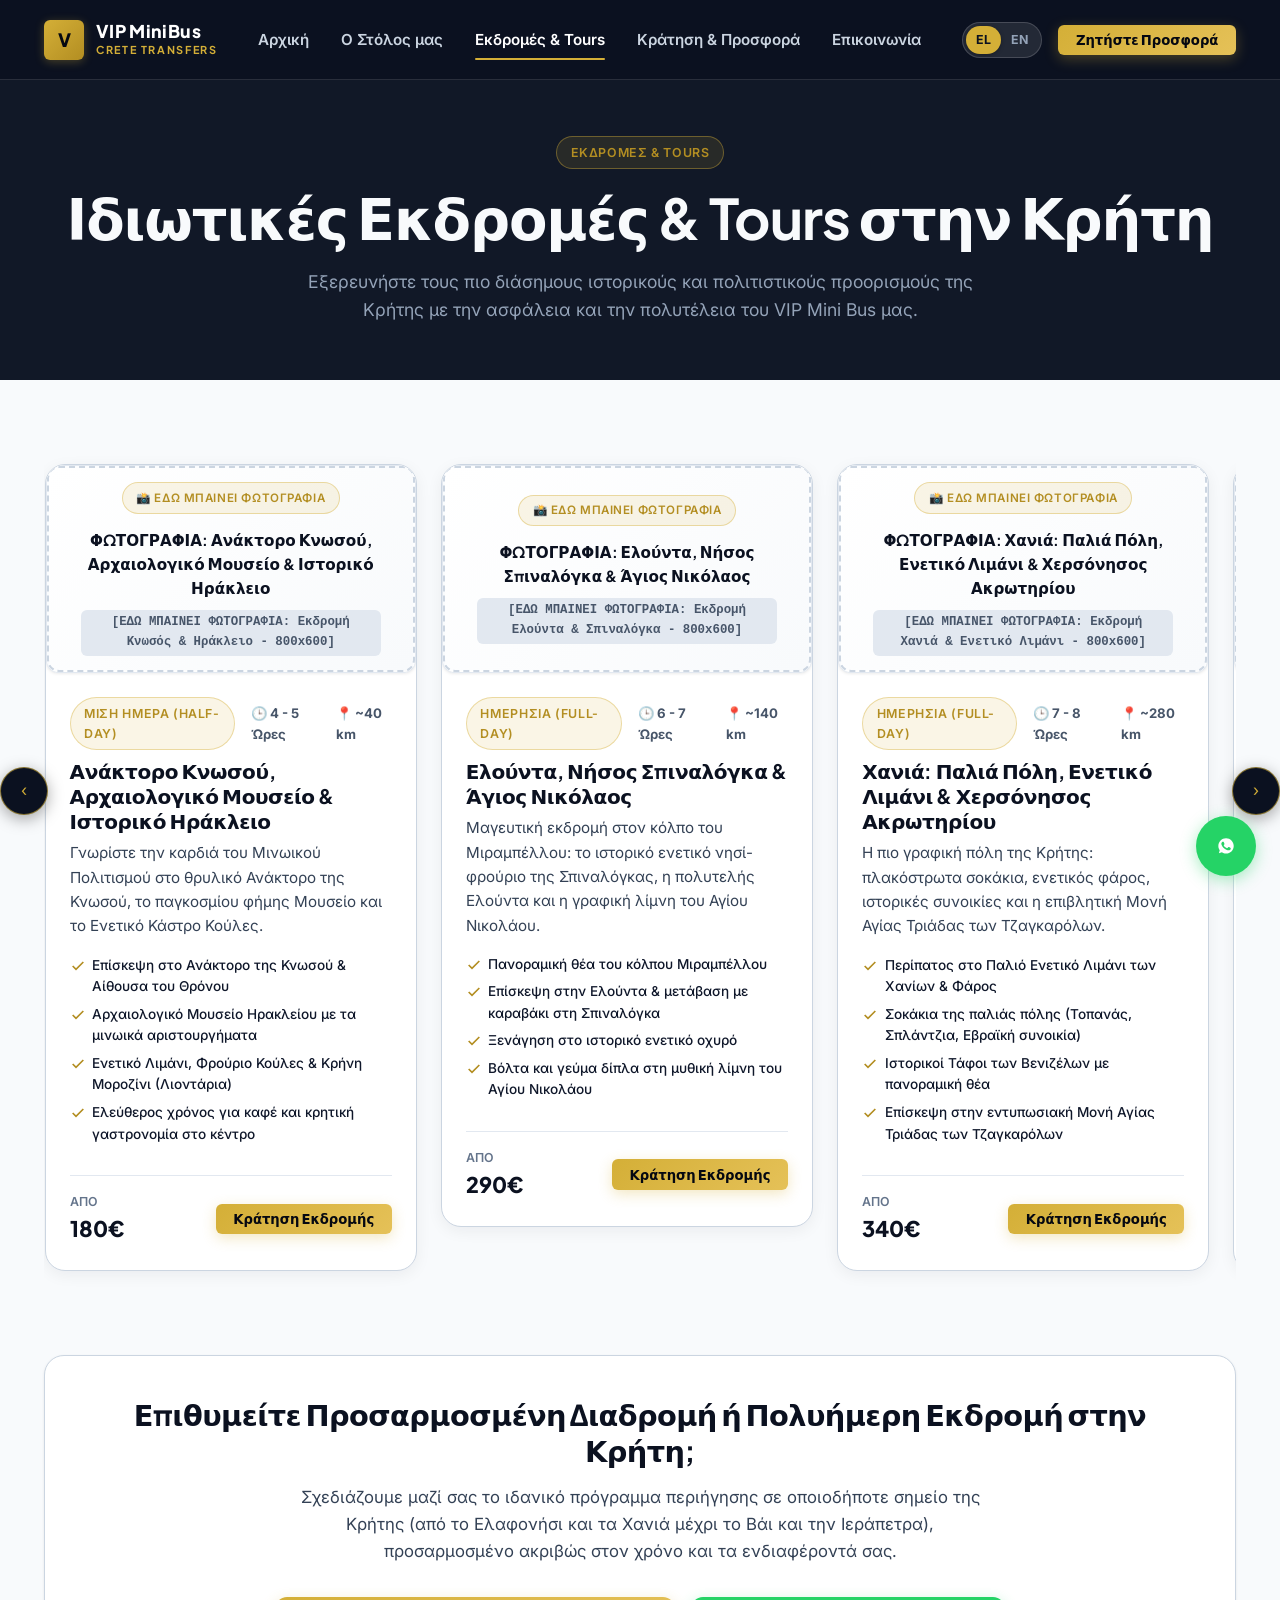
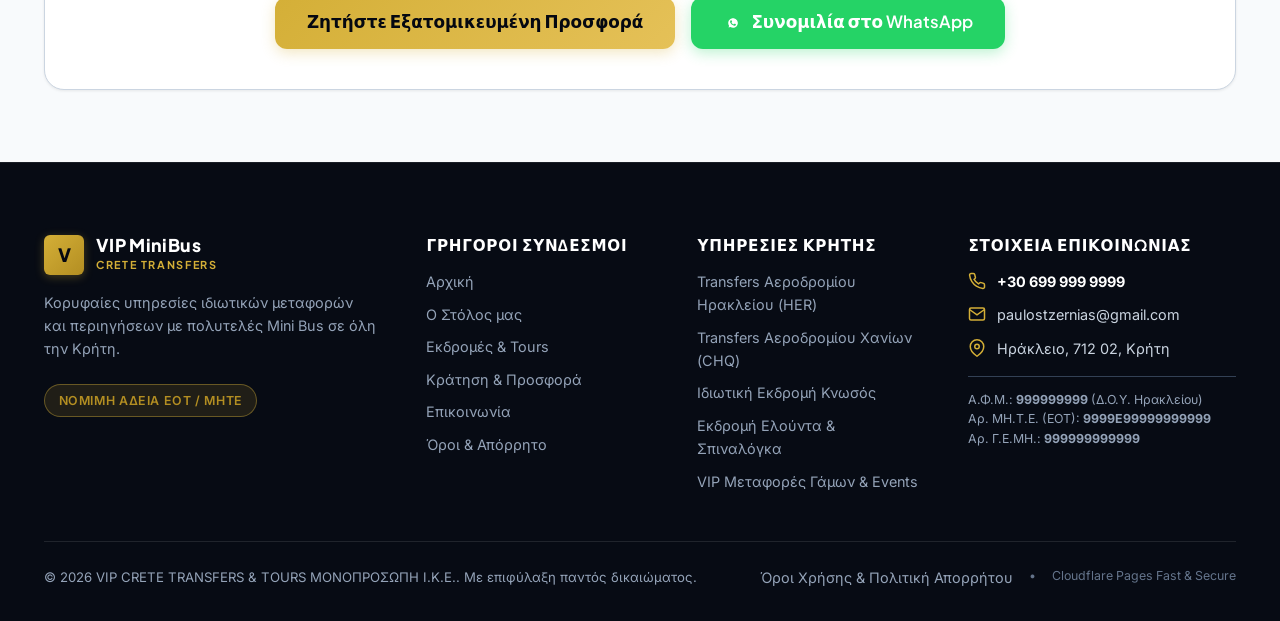
<file: tours.html>
<!DOCTYPE html>
<html lang="el">
<head>
  <meta charset="UTF-8">
  <meta name="viewport" content="width=device-width, initial-scale=1.0">
  <title>Ιδιωτικές Εκδρομές & Tours στην Κρήτη | VIP Mini Bus Transfers Crete</title>
  <meta name="description" content="Ιδιωτικές ημερήσιες εκδρομές με VIP Mini Bus στην Κρήτη: Κνωσός, Ελούντα, Σπιναλόγκα, Χανιά, Ρέθυμνο, Μάταλα. Πολυτέλεια, ευελιξία και έμπειροι οδηγοί.">
  
  <!-- Google Fonts: Plus Jakarta Sans & Inter (display=optional eliminates font-swap jitter) -->
  <link rel="preconnect" href="https://fonts.googleapis.com">
  <link rel="preconnect" href="https://fonts.gstatic.com" crossorigin>
  <link href="https://fonts.googleapis.com/css2?family=Inter:wght@400;500;600;700&family=Plus+Jakarta+Sans:wght@600;700;800&display=optional" rel="stylesheet">
  
  <!-- Stylesheets -->
  <link rel="stylesheet" href="css/variables.css">
  <link rel="stylesheet" href="css/base.css">
  <link rel="stylesheet" href="css/components.css">
  <link rel="stylesheet" href="css/animations.css">
</head>
<body>

  <!-- Sticky Navbar (Zero Flicker) -->
  <header class="site-header">
    <div class="container">
      <div class="nav-container">
        <a href="index.html" class="brand-logo" aria-label="VIP Mini Bus Transfers Crete">
          <div class="brand-logo-icon">V</div>
          <div class="brand-logo-text">
            <span class="brand-title">VIP MiniBus</span>
            <span class="brand-subtitle">Crete Transfers</span>
          </div>
        </a>

        <nav class="nav-menu" aria-label="Main Navigation">
          <a href="index.html" class="nav-link" data-i18n="navHome">Αρχική</a>
          <a href="fleet.html" class="nav-link" data-i18n="navFleet">Ο Στόλος μας</a>
          <a href="tours.html" class="nav-link active" data-i18n="navTours">Εκδρομές & Tours</a>
          <a href="booking.html" class="nav-link" data-i18n="navBooking">Κράτηση & Προσφορά</a>
          <a href="contact.html" class="nav-link" data-i18n="navContact">Επικοινωνία</a>

          <!-- Mobile Drawer Actions (Language & Quote Button) -->
          <div class="mobile-menu-extras">
            <div class="lang-switcher" aria-label="Language selector">
              <button type="button" class="lang-btn active" data-lang="el">EL</button>
              <button type="button" class="lang-btn" data-lang="en">EN</button>
            </div>
            <a href="booking.html" class="btn btn-primary btn-quote-mobile" data-i18n="btnGetQuote">Ζητήστε Προσφορά</a>
          </div>
        </nav>

        <div class="nav-actions">
          <div class="lang-switcher" aria-label="Language selector">
            <button type="button" class="lang-btn active" data-lang="el">EL</button>
            <button type="button" class="lang-btn" data-lang="en">EN</button>
          </div>
          <a href="booking.html" class="btn btn-primary btn-sm btn-quote-header" data-i18n="btnGetQuote">Ζητήστε Προσφορά</a>
          
          <button class="mobile-toggle" aria-label="Toggle navigation menu">
            <span></span>
            <span></span>
            <span></span>
          </button>
        </div>
      </div>
    </div>
  </header>

  <!-- Page Header -->
  <section class="section section-dark" style="padding-top: 3.5rem; padding-bottom: 3.5rem;">
    <div class="container text-center">
      <span class="badge badge-gold" style="margin-bottom: 0.8rem;" data-i18n="navTours">Εκδρομές & Tours</span>
      <h1 data-i18n="toursPageTitle" style="margin-bottom: 1rem;">Ιδιωτικές Εκδρομές & Tours στην Κρήτη</h1>
      <p class="section-description" style="max-width: 720px; margin: 0 auto;" data-i18n="toursPageSubtitle">
        Εξερευνήστε τους πιο διάσημους ιστορικούς και πολιτιστικούς προορισμούς της Κρήτης με την ασφάλεια και την πολυτέλεια του VIP Mini Bus μας.
      </p>
    </div>
  </section>

  <!-- All Tours Grid Container (Rendered dynamically from js/data/routes.js) -->
  <section class="section section-light">
    <div class="container">
      <div class="carousel-wrapper" style="margin-bottom: 3.5rem;">
        <button type="button" class="carousel-arrow prev" id="all-tours-prev-btn" aria-label="Προηγούμενη Εκδρομή">‹</button>
        <div id="all-tours-container" class="carousel-track tours-carousel-track">

        <div class="tour-card card">
          
        <div class="image-frame aspect-16-9">
          <div class="image-frame-placeholder">
            <div class="badge badge-gold" style="margin-bottom: 0.6rem; font-size: 0.725rem;">
              📸 ΕΔΩ ΜΠΑΙΝΕΙ ΦΩΤΟΓΡΑΦΙΑ
            </div>
            <svg class="placeholder-icon" viewBox="0 0 24 24" fill="none" stroke="currentColor" stroke-width="1.5">
              <path d="M12 2a8 8 0 0 0-8 8c0 5.25 8 12 8 12s8-6.75 8-12a8 8 0 0 0-8-8z"></path>
              <circle cx="12" cy="10" r="3"></circle>
            </svg>
            <span class="placeholder-label">ΦΩΤΟΓΡΑΦΙΑ: Ανάκτορο Κνωσού, Αρχαιολογικό Μουσείο & Ιστορικό Ηράκλειο</span>
            <span class="placeholder-dimensions">[ΕΔΩ ΜΠΑΙΝΕΙ ΦΩΤΟΓΡΑΦΙΑ: Εκδρομή Κνωσός & Ηράκλειο - 800x600]</span>
          </div>
        </div>

        <div class="tour-card-body">
          <div class="tour-meta">
            <span class="badge badge-gold">Μισή Ημέρα (Half-Day)</span>
            <span>🕒 4 - 5 Ώρες</span>
            <span>📍 ~40 km</span>
          </div>

          <h3 class="tour-title">Ανάκτορο Κνωσού, Αρχαιολογικό Μουσείο & Ιστορικό Ηράκλειο</h3>
          <p class="tour-desc">Γνωρίστε την καρδιά του Μινωικού Πολιτισμού στο θρυλικό Ανάκτορο της Κνωσού, το παγκοσμίου φήμης Μουσείο και το Ενετικό Κάστρο Κούλες.</p>

          <ul class="tour-highlights">
            
        <li class="tour-highlight-item">
          <svg class="tour-highlight-icon" viewBox="0 0 24 24" fill="none" stroke="currentColor" stroke-width="2.5"><polyline points="20 6 9 17 4 12"></polyline></svg>
          <span>Επίσκεψη στο Ανάκτορο της Κνωσού & Αίθουσα του Θρόνου</span>
        </li>
      
        <li class="tour-highlight-item">
          <svg class="tour-highlight-icon" viewBox="0 0 24 24" fill="none" stroke="currentColor" stroke-width="2.5"><polyline points="20 6 9 17 4 12"></polyline></svg>
          <span>Αρχαιολογικό Μουσείο Ηρακλείου με τα μινωικά αριστουργήματα</span>
        </li>
      
        <li class="tour-highlight-item">
          <svg class="tour-highlight-icon" viewBox="0 0 24 24" fill="none" stroke="currentColor" stroke-width="2.5"><polyline points="20 6 9 17 4 12"></polyline></svg>
          <span>Ενετικό Λιμάνι, Φρούριο Κούλες & Κρήνη Μοροζίνι (Λιοντάρια)</span>
        </li>
      
        <li class="tour-highlight-item">
          <svg class="tour-highlight-icon" viewBox="0 0 24 24" fill="none" stroke="currentColor" stroke-width="2.5"><polyline points="20 6 9 17 4 12"></polyline></svg>
          <span>Ελεύθερος χρόνος για καφέ και κρητική γαστρονομία στο κέντρο</span>
        </li>
      
          </ul>

          <div class="tour-footer">
            <div>
              <div class="tour-price-from">Από</div>
              <div class="tour-price-val">180€</div>
            </div>
            <a href="booking.html?tour=tour-knossos-heraklion&title=%CE%91%CE%BD%CE%AC%CE%BA%CF%84%CE%BF%CF%81%CE%BF%20%CE%9A%CE%BD%CF%89%CF%83%CE%BF%CF%8D%2C%20%CE%91%CF%81%CF%87%CE%B1%CE%B9%CE%BF%CE%BB%CE%BF%CE%B3%CE%B9%CE%BA%CF%8C%20%CE%9C%CE%BF%CF%85%CF%83%CE%B5%CE%AF%CE%BF%20%26%20%CE%99%CF%83%CF%84%CE%BF%CF%81%CE%B9%CE%BA%CF%8C%20%CE%97%CF%81%CE%AC%CE%BA%CE%BB%CE%B5%CE%B9%CE%BF" class="btn btn-primary btn-sm">
              Κράτηση Εκδρομής
            </a>
          </div>
        </div>
      
        </div>


        <div class="tour-card card">
          
        <div class="image-frame aspect-16-9">
          <div class="image-frame-placeholder">
            <div class="badge badge-gold" style="margin-bottom: 0.6rem; font-size: 0.725rem;">
              📸 ΕΔΩ ΜΠΑΙΝΕΙ ΦΩΤΟΓΡΑΦΙΑ
            </div>
            <svg class="placeholder-icon" viewBox="0 0 24 24" fill="none" stroke="currentColor" stroke-width="1.5">
              <path d="M12 2a8 8 0 0 0-8 8c0 5.25 8 12 8 12s8-6.75 8-12a8 8 0 0 0-8-8z"></path>
              <circle cx="12" cy="10" r="3"></circle>
            </svg>
            <span class="placeholder-label">ΦΩΤΟΓΡΑΦΙΑ: Ελούντα, Νήσος Σπιναλόγκα & Άγιος Νικόλαος</span>
            <span class="placeholder-dimensions">[ΕΔΩ ΜΠΑΙΝΕΙ ΦΩΤΟΓΡΑΦΙΑ: Εκδρομή Ελούντα & Σπιναλόγκα - 800x600]</span>
          </div>
        </div>

        <div class="tour-card-body">
          <div class="tour-meta">
            <span class="badge badge-gold">Ημερήσια (Full-Day)</span>
            <span>🕒 6 - 7 Ώρες</span>
            <span>📍 ~140 km</span>
          </div>

          <h3 class="tour-title">Ελούντα, Νήσος Σπιναλόγκα & Άγιος Νικόλαος</h3>
          <p class="tour-desc">Μαγευτική εκδρομή στον κόλπο του Μιραμπέλλου: το ιστορικό ενετικό νησί-φρούριο της Σπιναλόγκας, η πολυτελής Ελούντα και η γραφική λίμνη του Αγίου Νικολάου.</p>

          <ul class="tour-highlights">
            
        <li class="tour-highlight-item">
          <svg class="tour-highlight-icon" viewBox="0 0 24 24" fill="none" stroke="currentColor" stroke-width="2.5"><polyline points="20 6 9 17 4 12"></polyline></svg>
          <span>Πανοραμική θέα του κόλπου Μιραμπέλλου</span>
        </li>
      
        <li class="tour-highlight-item">
          <svg class="tour-highlight-icon" viewBox="0 0 24 24" fill="none" stroke="currentColor" stroke-width="2.5"><polyline points="20 6 9 17 4 12"></polyline></svg>
          <span>Επίσκεψη στην Ελούντα & μετάβαση με καραβάκι στη Σπιναλόγκα</span>
        </li>
      
        <li class="tour-highlight-item">
          <svg class="tour-highlight-icon" viewBox="0 0 24 24" fill="none" stroke="currentColor" stroke-width="2.5"><polyline points="20 6 9 17 4 12"></polyline></svg>
          <span>Ξενάγηση στο ιστορικό ενετικό οχυρό</span>
        </li>
      
        <li class="tour-highlight-item">
          <svg class="tour-highlight-icon" viewBox="0 0 24 24" fill="none" stroke="currentColor" stroke-width="2.5"><polyline points="20 6 9 17 4 12"></polyline></svg>
          <span>Βόλτα και γεύμα δίπλα στη μυθική λίμνη του Αγίου Νικολάου</span>
        </li>
      
          </ul>

          <div class="tour-footer">
            <div>
              <div class="tour-price-from">Από</div>
              <div class="tour-price-val">290€</div>
            </div>
            <a href="booking.html?tour=tour-elounda-spinalonga&title=%CE%95%CE%BB%CE%BF%CF%8D%CE%BD%CF%84%CE%B1%2C%20%CE%9D%CE%AE%CF%83%CE%BF%CF%82%20%CE%A3%CF%80%CE%B9%CE%BD%CE%B1%CE%BB%CF%8C%CE%B3%CE%BA%CE%B1%20%26%20%CE%86%CE%B3%CE%B9%CE%BF%CF%82%20%CE%9D%CE%B9%CE%BA%CF%8C%CE%BB%CE%B1%CE%BF%CF%82" class="btn btn-primary btn-sm">
              Κράτηση Εκδρομής
            </a>
          </div>
        </div>
      
        </div>


        <div class="tour-card card">
          
        <div class="image-frame aspect-16-9">
          <div class="image-frame-placeholder">
            <div class="badge badge-gold" style="margin-bottom: 0.6rem; font-size: 0.725rem;">
              📸 ΕΔΩ ΜΠΑΙΝΕΙ ΦΩΤΟΓΡΑΦΙΑ
            </div>
            <svg class="placeholder-icon" viewBox="0 0 24 24" fill="none" stroke="currentColor" stroke-width="1.5">
              <path d="M12 2a8 8 0 0 0-8 8c0 5.25 8 12 8 12s8-6.75 8-12a8 8 0 0 0-8-8z"></path>
              <circle cx="12" cy="10" r="3"></circle>
            </svg>
            <span class="placeholder-label">ΦΩΤΟΓΡΑΦΙΑ: Χανιά: Παλιά Πόλη, Ενετικό Λιμάνι & Χερσόνησος Ακρωτηρίου</span>
            <span class="placeholder-dimensions">[ΕΔΩ ΜΠΑΙΝΕΙ ΦΩΤΟΓΡΑΦΙΑ: Εκδρομή Χανιά & Ενετικό Λιμάνι - 800x600]</span>
          </div>
        </div>

        <div class="tour-card-body">
          <div class="tour-meta">
            <span class="badge badge-gold">Ημερήσια (Full-Day)</span>
            <span>🕒 7 - 8 Ώρες</span>
            <span>📍 ~280 km</span>
          </div>

          <h3 class="tour-title">Χανιά: Παλιά Πόλη, Ενετικό Λιμάνι & Χερσόνησος Ακρωτηρίου</h3>
          <p class="tour-desc">Η πιο γραφική πόλη της Κρήτης: πλακόστρωτα σοκάκια, ενετικός φάρος, ιστορικές συνοικίες και η επιβλητική Μονή Αγίας Τριάδας των Τζαγκαρόλων.</p>

          <ul class="tour-highlights">
            
        <li class="tour-highlight-item">
          <svg class="tour-highlight-icon" viewBox="0 0 24 24" fill="none" stroke="currentColor" stroke-width="2.5"><polyline points="20 6 9 17 4 12"></polyline></svg>
          <span>Περίπατος στο Παλιό Ενετικό Λιμάνι των Χανίων & Φάρος</span>
        </li>
      
        <li class="tour-highlight-item">
          <svg class="tour-highlight-icon" viewBox="0 0 24 24" fill="none" stroke="currentColor" stroke-width="2.5"><polyline points="20 6 9 17 4 12"></polyline></svg>
          <span>Σοκάκια της παλιάς πόλης (Τοπανάς, Σπλάντζια, Εβραϊκή συνοικία)</span>
        </li>
      
        <li class="tour-highlight-item">
          <svg class="tour-highlight-icon" viewBox="0 0 24 24" fill="none" stroke="currentColor" stroke-width="2.5"><polyline points="20 6 9 17 4 12"></polyline></svg>
          <span>Ιστορικοί Τάφοι των Βενιζέλων με πανοραμική θέα</span>
        </li>
      
        <li class="tour-highlight-item">
          <svg class="tour-highlight-icon" viewBox="0 0 24 24" fill="none" stroke="currentColor" stroke-width="2.5"><polyline points="20 6 9 17 4 12"></polyline></svg>
          <span>Επίσκεψη στην εντυπωσιακή Μονή Αγίας Τριάδας των Τζαγκαρόλων</span>
        </li>
      
          </ul>

          <div class="tour-footer">
            <div>
              <div class="tour-price-from">Από</div>
              <div class="tour-price-val">340€</div>
            </div>
            <a href="booking.html?tour=tour-chania-venetian&title=%CE%A7%CE%B1%CE%BD%CE%B9%CE%AC%3A%20%CE%A0%CE%B1%CE%BB%CE%B9%CE%AC%20%CE%A0%CF%8C%CE%BB%CE%B7%2C%20%CE%95%CE%BD%CE%B5%CF%84%CE%B9%CE%BA%CF%8C%20%CE%9B%CE%B9%CE%BC%CE%AC%CE%BD%CE%B9%20%26%20%CE%A7%CE%B5%CF%81%CF%83%CF%8C%CE%BD%CE%B7%CF%83%CE%BF%CF%82%20%CE%91%CE%BA%CF%81%CF%89%CF%84%CE%B7%CF%81%CE%AF%CE%BF%CF%85" class="btn btn-primary btn-sm">
              Κράτηση Εκδρομής
            </a>
          </div>
        </div>
      
        </div>


        <div class="tour-card card">
          
        <div class="image-frame aspect-16-9">
          <div class="image-frame-placeholder">
            <div class="badge badge-gold" style="margin-bottom: 0.6rem; font-size: 0.725rem;">
              📸 ΕΔΩ ΜΠΑΙΝΕΙ ΦΩΤΟΓΡΑΦΙΑ
            </div>
            <svg class="placeholder-icon" viewBox="0 0 24 24" fill="none" stroke="currentColor" stroke-width="1.5">
              <path d="M12 2a8 8 0 0 0-8 8c0 5.25 8 12 8 12s8-6.75 8-12a8 8 0 0 0-8-8z"></path>
              <circle cx="12" cy="10" r="3"></circle>
            </svg>
            <span class="placeholder-label">ΦΩΤΟΓΡΑΦΙΑ: Ρέθυμνο: Παλιά Πόλη, Φορτέτζα & Ιστορική Μονή Αρκαδίου</span>
            <span class="placeholder-dimensions">[ΕΔΩ ΜΠΑΙΝΕΙ ΦΩΤΟΓΡΑΦΙΑ: Εκδρομή Ρέθυμνο & Μονή Αρκαδίου - 800x600]</span>
          </div>
        </div>

        <div class="tour-card-body">
          <div class="tour-meta">
            <span class="badge badge-gold">Μισή / Ολοήμερη</span>
            <span>🕒 5 - 6 Ώρες</span>
            <span>📍 ~160 km</span>
          </div>

          <h3 class="tour-title">Ρέθυμνο: Παλιά Πόλη, Φορτέτζα & Ιστορική Μονή Αρκαδίου</h3>
          <p class="tour-desc">Αναγεννησιακή γοητεία στο Ρέθυμνο, το μεγαλύτερο σωζόμενο ενετικό φρούριο της Κρήτης (Φορτέτζα) και το ιερό σύμβολο ελευθερίας, η Μονή Αρκαδίου.</p>

          <ul class="tour-highlights">
            
        <li class="tour-highlight-item">
          <svg class="tour-highlight-icon" viewBox="0 0 24 24" fill="none" stroke="currentColor" stroke-width="2.5"><polyline points="20 6 9 17 4 12"></polyline></svg>
          <span>Επίσκεψη στην ιστορική και μαρτυρική Μονή Αρκαδίου</span>
        </li>
      
        <li class="tour-highlight-item">
          <svg class="tour-highlight-icon" viewBox="0 0 24 24" fill="none" stroke="currentColor" stroke-width="2.5"><polyline points="20 6 9 17 4 12"></polyline></svg>
          <span>Περιήγηση στην Ενετική Φορτέτζα του Ρεθύμνου</span>
        </li>
      
        <li class="tour-highlight-item">
          <svg class="tour-highlight-icon" viewBox="0 0 24 24" fill="none" stroke="currentColor" stroke-width="2.5"><polyline points="20 6 9 17 4 12"></polyline></svg>
          <span>Γραφικά ενετικά & οθωμανικά σοκάκια, Κρήνη Ριμόντι</span>
        </li>
      
        <li class="tour-highlight-item">
          <svg class="tour-highlight-icon" viewBox="0 0 24 24" fill="none" stroke="currentColor" stroke-width="2.5"><polyline points="20 6 9 17 4 12"></polyline></svg>
          <span>Χαλαρωτικός καφές στο ενετικό λιμανάκι του Ρεθύμνου</span>
        </li>
      
          </ul>

          <div class="tour-footer">
            <div>
              <div class="tour-price-from">Από</div>
              <div class="tour-price-val">260€</div>
            </div>
            <a href="booking.html?tour=tour-rethymno-arkadi&title=%CE%A1%CE%AD%CE%B8%CF%85%CE%BC%CE%BD%CE%BF%3A%20%CE%A0%CE%B1%CE%BB%CE%B9%CE%AC%20%CE%A0%CF%8C%CE%BB%CE%B7%2C%20%CE%A6%CE%BF%CF%81%CF%84%CE%AD%CF%84%CE%B6%CE%B1%20%26%20%CE%99%CF%83%CF%84%CE%BF%CF%81%CE%B9%CE%BA%CE%AE%20%CE%9C%CE%BF%CE%BD%CE%AE%20%CE%91%CF%81%CE%BA%CE%B1%CE%B4%CE%AF%CE%BF%CF%85" class="btn btn-primary btn-sm">
              Κράτηση Εκδρομής
            </a>
          </div>
        </div>
      
        </div>


        <div class="tour-card card">
          
        <div class="image-frame aspect-16-9">
          <div class="image-frame-placeholder">
            <div class="badge badge-gold" style="margin-bottom: 0.6rem; font-size: 0.725rem;">
              📸 ΕΔΩ ΜΠΑΙΝΕΙ ΦΩΤΟΓΡΑΦΙΑ
            </div>
            <svg class="placeholder-icon" viewBox="0 0 24 24" fill="none" stroke="currentColor" stroke-width="1.5">
              <path d="M12 2a8 8 0 0 0-8 8c0 5.25 8 12 8 12s8-6.75 8-12a8 8 0 0 0-8-8z"></path>
              <circle cx="12" cy="10" r="3"></circle>
            </svg>
            <span class="placeholder-label">ΦΩΤΟΓΡΑΦΙΑ: Νότια Κρήτη: Φαιστός, Γόρτυνα & Παραλία Μάταλα</span>
            <span class="placeholder-dimensions">[ΕΔΩ ΜΠΑΙΝΕΙ ΦΩΤΟΓΡΑΦΙΑ: Εκδρομή Νότια Κρήτη & Μάταλα - 800x600]</span>
          </div>
        </div>

        <div class="tour-card-body">
          <div class="tour-meta">
            <span class="badge badge-gold">Ημερήσια (Full-Day)</span>
            <span>🕒 7 - 8 Ώρες</span>
            <span>📍 ~150 km</span>
          </div>

          <h3 class="tour-title">Νότια Κρήτη: Φαιστός, Γόρτυνα & Παραλία Μάταλα</h3>
          <p class="tour-desc">Διασχίστε την πεδιάδα της Μεσαράς προς το αυθεντικό νότιο κρητικό πέλαγος: Μινωική Φαιστός, ρωμαϊκή Γόρτυνα και οι θρυλικές σπηλιές των χίπις στα Μάταλα.</p>

          <ul class="tour-highlights">
            
        <li class="tour-highlight-item">
          <svg class="tour-highlight-icon" viewBox="0 0 24 24" fill="none" stroke="currentColor" stroke-width="2.5"><polyline points="20 6 9 17 4 12"></polyline></svg>
          <span>Αρχαιολογικός Χώρος Φαιστού με θέα στον Ψηλορείτη</span>
        </li>
      
        <li class="tour-highlight-item">
          <svg class="tour-highlight-icon" viewBox="0 0 24 24" fill="none" stroke="currentColor" stroke-width="2.5"><polyline points="20 6 9 17 4 12"></polyline></svg>
          <span>Ρωμαϊκή Πρωτεύουσα Γόρτυνα & η Αρχαιότερη Νομοθεσία της Ευρώπης</span>
        </li>
      
        <li class="tour-highlight-item">
          <svg class="tour-highlight-icon" viewBox="0 0 24 24" fill="none" stroke="currentColor" stroke-width="2.5"><polyline points="20 6 9 17 4 12"></polyline></svg>
          <span>Μπάνιο στα κρυστάλλινα νερά του Λιβυκού Πελάγους στα Μάταλα</span>
        </li>
      
        <li class="tour-highlight-item">
          <svg class="tour-highlight-icon" viewBox="0 0 24 24" fill="none" stroke="currentColor" stroke-width="2.5"><polyline points="20 6 9 17 4 12"></polyline></svg>
          <span>Επίσκεψη στις λαξευτές προϊστορικές σπηλιές των Ματάλων</span>
        </li>
      
          </ul>

          <div class="tour-footer">
            <div>
              <div class="tour-price-from">Από</div>
              <div class="tour-price-val">280€</div>
            </div>
            <a href="booking.html?tour=tour-south-crete-matala&title=%CE%9D%CF%8C%CF%84%CE%B9%CE%B1%20%CE%9A%CF%81%CE%AE%CF%84%CE%B7%3A%20%CE%A6%CE%B1%CE%B9%CF%83%CF%84%CF%8C%CF%82%2C%20%CE%93%CF%8C%CF%81%CF%84%CF%85%CE%BD%CE%B1%20%26%20%CE%A0%CE%B1%CF%81%CE%B1%CE%BB%CE%AF%CE%B1%20%CE%9C%CE%AC%CF%84%CE%B1%CE%BB%CE%B1" class="btn btn-primary btn-sm">
              Κράτηση Εκδρομής
            </a>
          </div>
        </div>
      
        </div>

        </div>
        <button type="button" class="carousel-arrow next" id="all-tours-next-btn" aria-label="Επόμενη Εκδρομή">›</button>
      </div>

      <!-- Custom Tour Banner -->
      <div class="card reveal" style="padding: 2.5rem; border-radius: var(--radius-lg); text-align: center; border: 1px solid #CBD5E1; background: #FFFFFF;">
        <h2 style="color: #0B1120; margin-bottom: 1rem; font-size: 1.8rem;">Επιθυμείτε Προσαρμοσμένη Διαδρομή ή Πολυήμερη Εκδρομή στην Κρήτη;</h2>
        <p style="color: #334155; max-width: 680px; margin: 0 auto 2rem auto; font-size: 1.05rem;">
          Σχεδιάζουμε μαζί σας το ιδανικό πρόγραμμα περιήγησης σε οποιοδήποτε σημείο της Κρήτης (από το Ελαφονήσι και τα Χανιά μέχρι το Βάι και την Ιεράπετρα), προσαρμοσμένο ακριβώς στον χρόνο και τα ενδιαφέροντά σας.
        </p>
        <div style="display: flex; justify-content: center; gap: 1rem; flex-wrap: wrap;">
          <a href="booking.html" class="btn btn-primary btn-lg" data-i18n="btnGetQuote">Ζητήστε Εξατομικευμένη Προσφορά</a>
          <a href="#" class="btn btn-whatsapp btn-lg dyn-whatsapp-link" target="_blank" rel="noopener">
            <svg width="20" height="20" viewBox="0 0 24 24" fill="currentColor"><path d="M12.031 6.172c-3.181 0-5.767 2.586-5.768 5.766-.001 1.298.38 2.27 1.019 3.287l-.582 2.128 2.182-.573c.978.58 1.911.928 3.145.929 3.178 0 5.767-2.587 5.768-5.766.001-3.187-2.575-5.77-5.764-5.771zm3.392 8.244c-.144.405-.837.774-1.17.824-.299.045-.677.063-1.092-.069-.252-.08-.575-.187-.988-.365-1.739-.751-2.874-2.502-2.961-2.617-.087-.116-.708-.94-.708-1.793s.448-1.273.607-1.446c.159-.173.346-.217.462-.217l.332.006c.106.005.249-.04.39.298.144.347.491 1.2.534 1.287.043.087.072.188.014.304-.058.116-.087.188-.173.289l-.26.304c-.087.086-.177.18-.076.354.101.174.449.741.964 1.201.662.591 1.221.774 1.394.86.174.086.275.072.376-.044.101-.116.433-.506.549-.68.116-.173.231-.145.39-.087s1.011.477 1.184.564.289.13.332.202c.043.073.043.419-.101.824z"/></svg>
            <span data-i18n="btnWhatsAppDirect">Συνομιλία στο WhatsApp</span>
          </a>
        </div>
      </div>
    </div>
  </section>

  <!-- Shared Footer (9999999 & Crete) -->
  <footer class="site-footer">
    <div class="container">
      <div class="footer-grid">
        <div>
          <div class="brand-logo" style="margin-bottom: 1rem;">
            <div class="brand-logo-icon">V</div>
            <div class="brand-logo-text">
              <span class="brand-title">VIP MiniBus</span>
              <span class="brand-subtitle">Crete Transfers</span>
            </div>
          </div>
          <p style="font-size: 0.9rem; line-height: 1.6; margin-bottom: 1.5rem;" data-i18n="footerAbout">
            Κορυφαίες υπηρεσίες ιδιωτικών μεταφορών και περιηγήσεων με πολυτελές Mini Bus σε όλη την Κρήτη.
          </p>
          <span class="badge badge-gold" data-i18n="badgeLicensed">Νόμιμη Άδεια ΕΟΤ / ΜΗΤΕ</span>
        </div>

        <div>
          <h4 class="footer-col-title" data-i18n="footerQuickLinks">Γρήγοροι Σύνδεσμοι</h4>
          <div class="footer-links">
            <a href="index.html" class="footer-link" data-i18n="navHome">Αρχική</a>
            <a href="fleet.html" class="footer-link" data-i18n="navFleet">Ο Στόλος μας</a>
            <a href="tours.html" class="footer-link" data-i18n="navTours">Εκδρομές & Tours</a>
            <a href="booking.html" class="footer-link" data-i18n="navBooking">Κράτηση & Προσφορά</a>
            <a href="contact.html" class="footer-link" data-i18n="navContact">Επικοινωνία</a>
            <a href="privacy.html" class="footer-link" data-i18n="navPrivacy">Όροι & Απόρρητο</a>
          </div>
        </div>

        <div>
          <h4 class="footer-col-title" data-i18n="footerServices">Υπηρεσίες Κρήτης</h4>
          <div class="footer-links">
            <span class="footer-link">Transfers Αεροδρομίου Ηρακλείου (HER)</span>
            <span class="footer-link">Transfers Αεροδρομίου Χανίων (CHQ)</span>
            <span class="footer-link">Ιδιωτική Εκδρομή Κνωσός</span>
            <span class="footer-link">Εκδρομή Ελούντα & Σπιναλόγκα</span>
            <span class="footer-link">VIP Μεταφορές Γάμων & Events</span>
          </div>
        </div>

        <div>
          <h4 class="footer-col-title" data-i18n="footerContactTitle">Στοιχεία Επικοινωνίας</h4>
          <div class="footer-contact-item">
            <svg class="footer-contact-icon" viewBox="0 0 24 24" fill="none" stroke="currentColor" stroke-width="2"><path d="M22 16.92v3a2 2 0 0 1-2.18 2 19.79 19.79 0 0 1-8.63-3.07 19.5 19.5 0 0 1-6-6 19.79 19.79 0 0 1-3.07-8.67A2 2 0 0 1 4.11 2h3a2 2 0 0 1 2 1.72 12.84 12.84 0 0 0 .7 2.81 2 2 0 0 1-.45 2.11L8.09 9.91a16 16 0 0 0 6 6l1.27-1.27a2 2 0 0 1 2.11-.45 12.84 12.84 0 0 0 2.81.7A2 2 0 0 1 22 16.92z"></path></svg>
            <a href="#" class="dyn-phone-link dyn-phone" style="font-weight: 700; color: #FFFFFF;">+30 699 999 9999</a>
          </div>
          <div class="footer-contact-item">
            <svg class="footer-contact-icon" viewBox="0 0 24 24" fill="none" stroke="currentColor" stroke-width="2"><path d="M4 4h16c1.1 0 2 .9 2 2v12c0 1.1-.9 2-2 2H4c-1.1 0-2-.9-2-2V6c0-1.1.9-2 2-2z"></path><polyline points="22,6 12,13 2,6"></polyline></svg>
            <a href="mailto:paulostzernias@gmail.com" class="dyn-email-link dyn-email">paulostzernias@gmail.com</a>
          </div>
          <div class="footer-contact-item">
            <svg class="footer-contact-icon" viewBox="0 0 24 24" fill="none" stroke="currentColor" stroke-width="2"><path d="M21 10c0 7-9 13-9 13s-9-6-9-13a9 9 0 0 1 18 0z"></path><circle cx="12" cy="10" r="3"></circle></svg>
            <span class="dyn-legal-address">Ηράκλειο, 712 02, Κρήτη</span>
          </div>
          
          <div style="margin-top: 1rem; padding-top: 0.8rem; border-top: 1px solid var(--color-border-dark); font-size: 0.775rem;">
            <div>Α.Φ.Μ.: <strong class="dyn-legal-vat">999999999</strong> (<span class="dyn-legal-doy">Δ.Ο.Υ. Ηρακλείου</span>)</div>
            <div>Αρ. ΜΗ.Τ.Ε. (ΕΟΤ): <strong class="dyn-legal-mhte">9999E99999999999</strong></div>
            <div>Αρ. Γ.Ε.ΜΗ.: <strong class="dyn-legal-gemi">999999999999</strong></div>
          </div>
        </div>
      </div>

      <div class="footer-bottom">
        <div>
          © 2026 <span class="dyn-legal-company">VIP CRETE TRANSFERS & TOURS</span>. <span data-i18n="footerRights">Με επιφύλαξη παντός δικαιώματος.</span>
        </div>
        <div class="footer-legal-inline">
          <a href="privacy.html" class="footer-link" data-i18n="navPrivacy">Όροι Χρήσης & Πολιτική Απορρήτου</a>
          <span>•</span>
          <span>Cloudflare Pages Fast & Secure</span>
        </div>
      </div>
    </div>
  </footer>

  <!-- Floating WhatsApp -->
  <a href="#" class="floating-whatsapp dyn-whatsapp-link" aria-label="Chat on WhatsApp" target="_blank" rel="noopener">
    <svg viewBox="0 0 24 24" fill="currentColor">
      <path d="M12.031 6.172c-3.181 0-5.767 2.586-5.768 5.766-.001 1.298.38 2.27 1.019 3.287l-.582 2.128 2.182-.573c.978.58 1.911.928 3.145.929 3.178 0 5.767-2.587 5.768-5.766.001-3.187-2.575-5.77-5.764-5.771zm3.392 8.244c-.144.405-.837.774-1.17.824-.299.045-.677.063-1.092-.069-.252-.08-.575-.187-.988-.365-1.739-.751-2.874-2.502-2.961-2.617-.087-.116-.708-.94-.708-1.793s.448-1.273.607-1.446c.159-.173.346-.217.462-.217l.332.006c.106.005.249-.04.39.298.144.347.491 1.2.534 1.287.043.087.072.188.014.304-.058.116-.087.188-.173.289l-.26.304c-.087.086-.177.18-.076.354.101.174.449.741.964 1.201.662.591 1.221.774 1.394.86.174.086.275.072.376-.044.101-.116.433-.506.549-.68.116-.173.231-.145.39-.087s1.011.477 1.184.564.289.13.332.202c.043.073.043.419-.101.824z"/>
    </svg>
  </a>

  <!-- Scripts -->
  <script src="js/config.js"></script>
  <script src="js/data/fleet.js"></script>
  <script src="js/data/routes.js"></script>
  <script src="js/data/i18n.js"></script>
  <script src="js/renderer.js"></script>
  <script src="js/app.js"></script>
</body>
</html>
</file>
<file: css/variables.css>
/* ==========================================================================
   VIP MINI BUS TRANSFERS & TOURS - DESIGN TOKENS (variables.css)
   ========================================================================== */

:root {
  /* Brand Palette - Modern Executive / Mediterranean Luxury */
  --color-primary: #0B1120;        /* Deep Executive Navy */
  --color-primary-light: #1E293B;  /* Slate Navy */
  --color-primary-dark: #050811;   /* Ultra Dark Navy */
  --color-surface-dark: #111827;   /* Section Dark Background */
  
  --color-accent: #D4AF37;         /* Warm Champagne Gold */
  --color-accent-hover: #E5C158;   /* Light Gold Hover */
  --color-accent-dark: #B38E22;    /* Deep Gold Active */
  --color-accent-subtle: rgba(212, 175, 55, 0.12); /* Subtle Gold Tint */
  --color-accent-glow: rgba(212, 175, 55, 0.25);
  
  --color-whatsapp: #25D366;       /* Official WhatsApp Green */
  --color-whatsapp-hover: #20BD5A;
  
  /* Neutral Surfaces & Text */
  --color-bg-light: #F8FAFC;       /* Off-white page background */
  --color-bg-card: #FFFFFF;        /* Pure White Cards */
  --color-border: #E2E8F0;         /* Subtle Borders */
  --color-border-dark: #334155;    /* Dark Section Borders */
  
  --color-text-main: #1E293B;      /* Slate Charcoal for body */
  --color-text-muted: #64748B;     /* Muted Grey */
  --color-text-light: #F8FAFC;     /* Light Text on dark backgrounds */
  --color-text-light-muted: #94A3B8;
  
  /* Typography - Seamless system fallbacks prevent any FOUT font-swap jitter */
  --font-heading: 'Plus Jakarta Sans', system-ui, -apple-system, BlinkMacSystemFont, "Segoe UI", Roboto, "Helvetica Neue", Arial, sans-serif;
  --font-body: 'Inter', system-ui, -apple-system, BlinkMacSystemFont, "Segoe UI", Roboto, "Helvetica Neue", Arial, sans-serif;
  
  /* Spacing */
  --space-xs: 0.25rem;  /* 4px */
  --space-sm: 0.5rem;   /* 8px */
  --space-md: 1rem;     /* 16px */
  --space-lg: 1.5rem;   /* 24px */
  --space-xl: 2rem;     /* 32px */
  --space-2xl: 3rem;    /* 48px */
  --space-3xl: 4.5rem;  /* 72px */
  
  /* Border Radius */
  --radius-sm: 6px;
  --radius-md: 12px;
  --radius-lg: 20px;
  --radius-full: 9999px;
  
  /* Shadows */
  --shadow-sm: 0 1px 3px rgba(0, 0, 0, 0.08);
  --shadow-md: 0 4px 16px rgba(11, 17, 32, 0.08);
  --shadow-lg: 0 12px 32px rgba(11, 17, 32, 0.12);
  --shadow-gold: 0 4px 20px rgba(212, 175, 55, 0.25);
  --shadow-glass: 0 8px 32px 0 rgba(0, 0, 0, 0.2);
  
  /* Glassmorphism */
  --glass-bg-dark: rgba(11, 17, 32, 0.85);
  --glass-border-dark: rgba(255, 255, 255, 0.08);
  --glass-blur: blur(12px);
  
  /* Transitions */
  --transition-fast: 0.15s ease;
  --transition-normal: 0.25s cubic-bezier(0.16, 1, 0.3, 1);
  --transition-smooth: 0.4s cubic-bezier(0.16, 1, 0.3, 1);
  
  /* Layout Containers */
  --container-max: 1240px;
  --container-narrow: 960px;
}
</file>
<file: css/base.css>
/* ==========================================================================
   VIP MINI BUS TRANSFERS & TOURS - BASE & RESET STYLES (base.css)
   ========================================================================== */

/* Modern CSS Reset */
*, *::before, *::after {
  box-sizing: border-box;
  margin: 0;
  padding: 0;
}

html {
  font-size: 16px;
  -webkit-text-size-adjust: 100%;
  background-color: #0B1120; /* Prevents white flash between page navigation */
}

body {
  font-family: var(--font-body);
  color: var(--color-text-main);
  background-color: var(--color-bg-light);
  line-height: 1.6;
  -webkit-font-smoothing: antialiased;
  -moz-osx-font-smoothing: grayscale;
  min-height: 100vh;
  position: relative;
  overflow-x: hidden;
}

/* Headings */
h1, h2, h3, h4, h5, h6 {
  font-family: var(--font-heading);
  color: var(--color-primary);
  font-weight: 700;
  line-height: 1.25;
  letter-spacing: -0.02em;
}

h1 { font-size: clamp(2.25rem, 5vw, 3.5rem); }
h2 { font-size: clamp(1.85rem, 3.5vw, 2.5rem); }
h3 { font-size: clamp(1.35rem, 2.5vw, 1.75rem); }
h4 { font-size: 1.25rem; }
h5 { font-size: 1.1rem; }
h6 { font-size: 0.95rem; }

p {
  margin-bottom: 1rem;
}

p:last-child {
  margin-bottom: 0;
}

a {
  color: inherit;
  text-decoration: none;
}

img, svg {
  display: block;
  max-width: 100%;
  height: auto;
}

button, input, select, textarea {
  font: inherit;
  color: inherit;
  border: none;
  background: none;
}

button {
  cursor: pointer;
  user-select: none;
}

ul, ol {
  list-style: none;
}

/* Section Containers */
.container {
  width: 100%;
  max-width: var(--container-max);
  margin-left: auto;
  margin-right: auto;
  padding-left: var(--space-lg);
  padding-right: var(--space-lg);
}

.container-narrow {
  width: 100%;
  max-width: var(--container-narrow);
  margin-left: auto;
  margin-right: auto;
  padding-left: var(--space-lg);
  padding-right: var(--space-lg);
}

.section {
  padding-top: var(--space-3xl);
  padding-bottom: var(--space-3xl);
  position: relative;
}

.section-dark {
  background-color: var(--color-surface-dark);
  color: var(--color-text-light);
}

.section-dark h1,
.section-dark h2,
.section-dark h3,
.section-dark h4 {
  color: var(--color-text-light);
}

.section-dark p {
  color: var(--color-text-light-muted);
}

.section-light {
  background-color: var(--color-bg-light);
}

.section-white {
  background-color: var(--color-bg-card);
}

/* Header Text Blocks */
.section-header {
  margin-bottom: var(--space-2xl);
}

.section-header.text-center {
  text-align: center;
  max-width: 720px;
  margin-left: auto;
  margin-right: auto;
}

.section-subtitle {
  display: inline-block;
  font-family: var(--font-heading);
  text-transform: uppercase;
  font-size: 0.825rem;
  font-weight: 700;
  letter-spacing: 0.12em;
  color: var(--color-accent);
  margin-bottom: var(--space-sm);
}

.section-title {
  margin-bottom: var(--space-md);
}

.section-title-black {
  color: #0B1120 !important;
}

.section-description {
  font-size: 1.1rem;
  color: var(--color-text-muted);
}

.section-description-black {
  color: #1E293B !important;
  font-weight: 500;
}

/* Grid & Flex Utilities */
.grid {
  display: grid;
  gap: var(--space-xl);
}

.grid-2 {
  grid-template-columns: repeat(2, 1fr);
}

.grid-3 {
  grid-template-columns: repeat(3, 1fr);
}

.grid-4 {
  grid-template-columns: repeat(4, 1fr);
}

@media (max-width: 1024px) {
  .grid-4 {
    grid-template-columns: repeat(2, 1fr);
  }
  .grid-3 {
    grid-template-columns: repeat(2, 1fr);
  }
}

@media (max-width: 768px) {
  .grid-4,
  .grid-3,
  .grid-2 {
    grid-template-columns: 1fr;
  }
  
  .section {
    padding-top: var(--space-2xl);
    padding-bottom: var(--space-2xl);
  }
  
  .container,
  .container-narrow {
    padding-left: var(--space-md);
    padding-right: var(--space-md);
  }
}

.flex {
  display: flex;
}

.flex-col {
  flex-direction: column;
}

.flex-center {
  display: flex;
  align-items: center;
  justify-content: center;
}

.flex-between {
  display: flex;
  align-items: center;
  justify-content: space-between;
}

.items-center {
  align-items: center;
}

.gap-xs { gap: var(--space-xs); }
.gap-sm { gap: var(--space-sm); }
.gap-md { gap: var(--space-md); }
.gap-lg { gap: var(--space-lg); }
.gap-xl { gap: var(--space-xl); }

.text-center { text-align: center; }
.text-left { text-align: left; }
.text-right { text-align: right; }
.text-gold { color: var(--color-accent) !important; }
.text-black { color: #0B1120 !important; }
.text-muted { color: var(--color-text-muted); }

/* Badges */
.badge {
  display: inline-flex;
  align-items: center;
  gap: 0.35rem;
  padding: 0.35rem 0.85rem;
  border-radius: var(--radius-full);
  font-size: 0.775rem;
  font-weight: 600;
  text-transform: uppercase;
  letter-spacing: 0.05em;
}

.badge-gold {
  background: var(--color-accent-subtle);
  color: #B38E22;
  border: 1px solid rgba(212, 175, 55, 0.4);
}

.badge-dark {
  background: #0B1120;
  color: var(--color-text-light);
  border: 1px solid var(--glass-border-dark);
}

.sr-only {
  position: absolute;
  width: 1px;
  height: 1px;
  padding: 0;
  margin: -1px;
  overflow: hidden;
  clip: rect(0, 0, 0, 0);
  white-space: nowrap;
  border-width: 0;
}
</file>
<file: css/components.css>
/* ==========================================================================
   VIP MINI BUS TRANSFERS & TOURS - COMPONENTS (components.css)
   ========================================================================== */

/* --------------------------------------------------------------------------
   1. NAVBAR (Solid, Stable & High-Performance - Zero Flicker)
   -------------------------------------------------------------------------- */
.site-header {
  position: sticky;
  top: 0;
  left: 0;
  width: 100%;
  height: 80px;
  box-sizing: border-box;
  z-index: 1000;
  background-color: #0B1120; /* Solid executive navy */
  border-bottom: 1px solid rgba(255, 255, 255, 0.12);
}

.site-header.menu-open {
  z-index: 10000;
}

/* Stable minimum heights prevent container collapse on navigation */
#fleet-detail-container { min-height: 400px; }
#all-tours-container { min-height: 480px; }
#fleet-preview-container { min-height: 400px; }
#home-tours-preview { min-height: 480px; }

.nav-container {
  display: flex;
  align-items: center;
  justify-content: space-between;
  height: 80px;
}

.brand-logo {
  display: flex;
  align-items: center;
  gap: 0.75rem;
  font-family: var(--font-heading);
  font-size: 1.25rem;
  font-weight: 800;
  color: #FFFFFF;
  letter-spacing: -0.01em;
}

.brand-logo-icon {
  width: 40px;
  height: 40px;
  border-radius: var(--radius-sm);
  background: linear-gradient(135deg, var(--color-accent), var(--color-accent-dark));
  display: flex;
  align-items: center;
  justify-content: center;
  color: var(--color-primary-dark);
  font-weight: 900;
  font-size: 1.15rem;
  box-shadow: 0 2px 10px rgba(212, 175, 55, 0.3);
}

.brand-logo-text {
  display: flex;
  flex-direction: column;
}

.brand-title {
  font-size: 1.1rem;
  line-height: 1.1;
  font-weight: 800;
  letter-spacing: 0.02em;
  color: #FFFFFF;
}

.brand-subtitle {
  font-size: 0.68rem;
  text-transform: uppercase;
  color: var(--color-accent);
  letter-spacing: 0.15em;
  font-weight: 700;
}

.nav-menu {
  display: flex;
  align-items: center;
  gap: var(--space-xl);
}

.nav-link {
  font-size: 0.95rem;
  font-weight: 600;
  color: #CBD5E1;
  position: relative;
  padding: 0.5rem 0;
  transition: color 0.15s ease;
  cursor: pointer;
}

.nav-link:hover,
.nav-link.active {
  color: #FFFFFF;
}

.nav-link.active::after {
  content: '';
  position: absolute;
  bottom: 0;
  left: 0;
  width: 100%;
  height: 2px;
  background-color: var(--color-accent);
  border-radius: var(--radius-full);
  pointer-events: none;
}

.nav-actions {
  display: flex;
  align-items: center;
  gap: var(--space-md);
}

/* Language Switcher */
.lang-switcher {
  display: inline-flex;
  align-items: center;
  background: rgba(255, 255, 255, 0.1);
  border: 1px solid rgba(255, 255, 255, 0.16);
  border-radius: var(--radius-full);
  padding: 3px;
}

.lang-btn {
  padding: 4px 10px;
  border-radius: var(--radius-full);
  font-size: 0.775rem;
  font-weight: 700;
  color: #94A3B8;
  transition: background-color 0.15s ease, color 0.15s ease;
  cursor: pointer;
}

.lang-btn:hover {
  color: #FFFFFF;
}

.lang-btn.active {
  background: var(--color-accent);
  color: #0B1120;
  box-shadow: 0 1px 4px rgba(0, 0, 0, 0.3);
}

/* Mobile Hamburger & Close Toggle */
.mobile-toggle {
  display: none;
  width: 44px;
  height: 44px;
  background: transparent;
  border: none;
  padding: 0;
  cursor: pointer;
  z-index: 10002;
  position: relative;
  align-items: center;
  justify-content: center;
  border-radius: var(--radius-full);
  transition: background-color 0.2s ease;
  -webkit-tap-highlight-color: transparent;
}

.mobile-toggle:hover {
  background-color: rgba(255, 255, 255, 0.08);
}

.mobile-toggle.active {
  background-color: rgba(212, 175, 55, 0.15);
}

.mobile-toggle span {
  position: absolute;
  left: 10px;
  width: 24px;
  height: 2.5px;
  background-color: #FFFFFF;
  border-radius: var(--radius-full);
  transform-origin: center center;
  transition: transform 0.28s cubic-bezier(0.16, 1, 0.3, 1), 
              top 0.28s cubic-bezier(0.16, 1, 0.3, 1), 
              opacity 0.2s ease, 
              background-color 0.2s ease;
}

/* 3 Parallel Lines in Hamburger State */
.mobile-toggle span:nth-child(1) {
  top: 13px;
}

.mobile-toggle span:nth-child(2) {
  top: 21px;
}

.mobile-toggle span:nth-child(3) {
  top: 29px;
}

/* Perfect Symmetrical "X" in Active State */
.mobile-toggle.active span:nth-child(1) {
  top: 21px;
  transform: rotate(45deg);
  background-color: var(--color-accent);
}

.mobile-toggle.active span:nth-child(2) {
  opacity: 0;
  transform: scaleX(0);
}

.mobile-toggle.active span:nth-child(3) {
  top: 21px;
  transform: rotate(-45deg);
  background-color: var(--color-accent);
}

/* Mobile Backdrop Overlay (Positioned behind header & menu, dims page background) */
.nav-overlay {
  position: fixed;
  top: 0;
  left: 0;
  width: 100vw;
  height: 100vh;
  height: 100dvh;
  background: rgba(11, 17, 32, 0.65);
  backdrop-filter: blur(4px);
  -webkit-backdrop-filter: blur(4px);
  z-index: 995; /* Behind header & drawer, above page content */
  opacity: 0;
  visibility: hidden;
  transition: opacity 0.25s ease, visibility 0.25s ease;
  pointer-events: none;
}

.nav-overlay.active {
  opacity: 1;
  visibility: visible;
  pointer-events: auto;
}

/* Desktop: Hide Mobile Menu Extras */
.mobile-menu-extras {
  display: none !important;
}

@media (max-width: 992px) {
  .site-header {
    z-index: 1000;
  }
  
  .site-header.menu-open {
    z-index: 10000;
  }

  .mobile-toggle {
    display: inline-flex;
  }
  
  .nav-menu {
    position: fixed;
    top: 0;
    right: -100%;
    width: 82%;
    max-width: 320px;
    height: 100vh;
    height: 100dvh;
    background-color: #0B1120;
    border-left: 1px solid rgba(212, 175, 55, 0.25);
    flex-direction: column;
    align-items: flex-start;
    padding: 5.5rem 1.75rem 2.5rem 1.75rem;
    gap: 1.25rem;
    box-shadow: -10px 0 35px rgba(0, 0, 0, 0.7);
    transition: right 0.3s cubic-bezier(0.16, 1, 0.3, 1);
    z-index: 10001;
    overflow-y: auto;
    -webkit-overflow-scrolling: touch;
  }
  
  .nav-menu.open {
    right: 0;
  }
  
  .nav-link {
    font-size: 1.15rem;
    font-weight: 600;
    width: 100%;
    padding: 0.75rem 0.5rem;
    border-bottom: 1px solid rgba(255, 255, 255, 0.08);
    display: block;
    color: #E2E8F0;
  }

  .nav-link.active {
    color: var(--color-accent);
    background: rgba(212, 175, 55, 0.1);
    border-radius: var(--radius-sm);
    padding-left: 0.75rem;
  }
  
  .nav-actions .btn-quote-header {
    display: none;
  }

  .mobile-menu-extras {
    display: flex !important;
    flex-direction: column;
    gap: 1.25rem;
    width: 100%;
    margin-top: 1.25rem;
    padding-top: 1.25rem;
    border-top: 1px solid rgba(255, 255, 255, 0.12);
  }

  .mobile-menu-extras .lang-switcher {
    align-self: flex-start;
  }

  .mobile-menu-extras .btn-quote-mobile {
    width: 100%;
    text-align: center;
    padding: 0.85rem 1rem;
    font-size: 1rem;
  }
}

/* --------------------------------------------------------------------------
   2. BUTTONS (Stable Hover - Zero Shaking)
   -------------------------------------------------------------------------- */
.btn {
  display: inline-flex;
  align-items: center;
  justify-content: center;
  gap: 0.5rem;
  padding: 0.75rem 1.6rem;
  font-family: var(--font-heading);
  font-size: 0.95rem;
  font-weight: 600;
  line-height: 1;
  border-radius: var(--radius-sm);
  transition: background-color 0.15s ease, color 0.15s ease, filter 0.15s ease;
  text-align: center;
  white-space: nowrap;
}

.btn-primary {
  background: linear-gradient(135deg, var(--color-accent), var(--color-accent-hover));
  color: var(--color-primary-dark);
  box-shadow: 0 4px 14px rgba(212, 175, 55, 0.3);
}

.btn-primary:hover {
  filter: brightness(1.06);
  box-shadow: 0 6px 20px rgba(212, 175, 55, 0.45);
}

.btn-secondary {
  background-color: var(--color-primary);
  color: #FFFFFF;
  border: 1px solid var(--color-border-dark);
}

.btn-secondary:hover {
  background-color: var(--color-primary-light);
  color: #FFFFFF;
}

.btn-outline {
  background: transparent;
  color: #FFFFFF;
  border: 1px solid rgba(255, 255, 255, 0.3);
}

.btn-outline:hover {
  border-color: var(--color-accent);
  color: var(--color-accent);
  background: var(--color-accent-subtle);
}

.btn-outline-dark {
  background: transparent;
  color: var(--color-primary);
  border: 1px solid var(--color-border);
}

.btn-outline-dark:hover {
  border-color: var(--color-primary);
  background-color: var(--color-bg-light);
}

.btn-whatsapp {
  background-color: var(--color-whatsapp);
  color: #FFFFFF;
  box-shadow: 0 4px 14px rgba(37, 211, 102, 0.3);
}

.btn-whatsapp:hover {
  background-color: var(--color-whatsapp-hover);
  filter: brightness(1.05);
  box-shadow: 0 6px 18px rgba(37, 211, 102, 0.45);
}

.btn-sm {
  padding: 0.55rem 1.1rem;
  font-size: 0.825rem;
}

.btn-lg {
  padding: 1rem 2rem;
  font-size: 1.05rem;
  border-radius: var(--radius-md);
}

.btn-block {
  width: 100%;
}

/* --------------------------------------------------------------------------
   3. WHITE IMAGE PLACEHOLDER FRAMES (Explicit Photo Indicator)
   -------------------------------------------------------------------------- */
.image-frame {
  position: relative;
  width: 100%;
  background-color: #FFFFFF;
  border: 1px solid var(--color-border);
  border-radius: var(--radius-md);
  overflow: hidden;
  box-shadow: var(--shadow-sm);
  display: flex;
  align-items: center;
  justify-content: center;
}

.image-frame-dark {
  background-color: #FFFFFF;
  border: 1px solid rgba(255, 255, 255, 0.2);
  box-shadow: 0 12px 32px rgba(0, 0, 0, 0.35);
}

.aspect-16-9 { aspect-ratio: 16 / 9; }
.aspect-4-3 { aspect-ratio: 4 / 3; }
.aspect-hero {
  aspect-ratio: 16 / 10;
  min-height: 380px;
}

@media (max-width: 768px) {
  .aspect-hero {
    min-height: 240px;
    aspect-ratio: 16 / 9;
  }
}

.image-frame-placeholder {
  display: flex;
  flex-direction: column;
  align-items: center;
  justify-content: center;
  text-align: center;
  padding: var(--space-xl);
  width: 100%;
  height: 100%;
  background: linear-gradient(135deg, #FFFFFF 0%, #F8FAFC 100%);
  border: 2px dashed #CBD5E1;
  border-radius: inherit;
  user-select: none;
}

.placeholder-icon {
  width: 44px;
  height: 44px;
  color: #64748B;
  margin-bottom: var(--space-xs);
  stroke-width: 1.5;
}

.placeholder-label {
  font-family: var(--font-heading);
  font-size: 0.95rem;
  font-weight: 700;
  color: var(--color-primary);
  margin-bottom: 0.25rem;
}

.placeholder-dimensions {
  font-size: 0.775rem;
  color: #475569;
  font-family: monospace;
  background: #E2E8F0;
  padding: 3px 10px;
  border-radius: var(--radius-sm);
  margin-top: 0.35rem;
  font-weight: 600;
}

.image-frame img {
  position: absolute;
  top: 0;
  left: 0;
  width: 100%;
  height: 100%;
  object-fit: cover;
}

/* --------------------------------------------------------------------------
   4. HERO SECTION
   -------------------------------------------------------------------------- */
.hero-section {
  position: relative;
  background-color: #0B1120;
  background-image: radial-gradient(circle at 50% 25%, #1E293B, #0B1120 75%);
  background-size: cover;
  background-position: center center;
  background-repeat: no-repeat;
  color: var(--color-text-light);
  padding-top: calc(var(--space-3xl) + 1.5rem);
  padding-bottom: calc(var(--space-3xl) + 2rem);
  overflow: hidden;
}

/* Semi-transparent executive overlay ready for future background photography */
.hero-section::before {
  content: '';
  position: absolute;
  inset: 0;
  background: linear-gradient(180deg, rgba(11, 17, 32, 0.72) 0%, rgba(11, 17, 32, 0.90) 100%);
  z-index: 1;
  pointer-events: none;
}

.hero-grid {
  display: grid;
  grid-template-columns: 1.15fr 0.85fr;
  align-items: center;
  gap: var(--space-2xl);
  position: relative;
  z-index: 2;
}

@media (max-width: 992px) {
  .hero-grid {
    grid-template-columns: 1fr;
    text-align: center;
    gap: var(--space-xl);
  }
}

.hero-content {
  position: relative;
  z-index: 2;
}

.hero-content-center {
  max-width: 860px;
  margin: 0 auto;
  text-align: center;
  display: flex;
  flex-direction: column;
  align-items: center;
}

.hero-badge-wrap {
  margin-bottom: var(--space-md);
}

.hero-title {
  color: #FFFFFF;
  font-size: clamp(2rem, 4.2vw, 3.2rem);
  font-weight: 800;
  line-height: 1.25;
  letter-spacing: -0.02em;
  margin-bottom: var(--space-md);
}

.hero-subtitle {
  font-size: 1.18rem;
  line-height: 1.7;
  color: #E2E8F0;
  margin-bottom: var(--space-xl);
  max-width: 720px;
}

.hero-content-center .hero-subtitle {
  margin-left: auto;
  margin-right: auto;
}

@media (max-width: 992px) {
  .hero-subtitle {
    margin-left: auto;
    margin-right: auto;
  }
}

.hero-actions {
  display: flex;
  flex-wrap: wrap;
  gap: var(--space-md);
  margin-bottom: var(--space-xl);
  justify-content: center;
}

@media (max-width: 992px) {
  .hero-actions {
    justify-content: center;
  }
}

.hero-features {
  display: flex;
  flex-wrap: wrap;
  gap: var(--space-md);
  font-size: 0.9rem;
  color: #CBD5E1;
  justify-content: center;
}

@media (max-width: 992px) {
  .hero-features {
    justify-content: center;
  }
}

.hero-feature-item {
  display: inline-flex;
  align-items: center;
  gap: 0.55rem;
  background: rgba(255, 255, 255, 0.06);
  padding: 0.45rem 0.95rem;
  border-radius: var(--radius-full);
  border: 1px solid rgba(212, 175, 55, 0.28);
  backdrop-filter: blur(4px);
  transition: border-color var(--transition-fast), background var(--transition-fast);
}

.hero-feature-item:hover {
  border-color: rgba(212, 175, 55, 0.6);
  background: rgba(255, 255, 255, 0.09);
}

.hero-feature-icon {
  width: 18px;
  height: 18px;
  color: var(--color-accent);
}

/* --------------------------------------------------------------------------
   5. CALCULATOR WIDGET (Crete Route Setup - 2 Standard Dropdowns)
   -------------------------------------------------------------------------- */
.calculator-card {
  background: #FFFFFF;
  border-radius: var(--radius-lg);
  padding: var(--space-xl);
  box-shadow: var(--shadow-lg);
  border: 1px solid var(--color-border);
}

.calculator-header {
  margin-bottom: var(--space-lg);
  text-align: center;
}

.calculator-title {
  font-size: 1.35rem;
  margin-bottom: 0.35rem;
}

.calculator-desc {
  font-size: 0.9rem;
  color: var(--color-text-muted);
}

.calc-grid {
  display: grid;
  grid-template-columns: repeat(3, 1fr);
  gap: var(--space-md);
  align-items: flex-end;
}

@media (max-width: 860px) {
  .calc-grid {
    grid-template-columns: 1fr;
  }
}

.form-group {
  display: flex;
  flex-direction: column;
  gap: 0.35rem;
}

.form-label {
  font-size: 0.825rem;
  font-weight: 700;
  color: var(--color-primary);
  text-transform: uppercase;
  letter-spacing: 0.04em;
}

.form-control {
  width: 100%;
  height: 48px;
  padding: 0.75rem 1rem;
  background-color: #FFFFFF;
  border: 1px solid #CBD5E1;
  border-radius: var(--radius-sm);
  color: #0F172A;
  font-size: 0.95rem;
  transition: border-color 0.15s ease, box-shadow 0.15s ease;
}

textarea.form-control {
  height: auto;
  min-height: 90px;
}

.form-control:focus {
  outline: none;
  border-color: var(--color-accent);
  box-shadow: 0 0 0 3px var(--color-accent-subtle);
}

.calculator-result-box {
  margin-top: var(--space-lg);
  padding: var(--space-lg);
  background: linear-gradient(135deg, rgba(212, 175, 55, 0.08), rgba(212, 175, 55, 0.02));
  border: 1px solid rgba(212, 175, 55, 0.35);
  border-radius: var(--radius-md);
  display: flex;
  align-items: center;
  justify-content: space-between;
  flex-wrap: wrap;
  gap: var(--space-md);
}

.calc-price-wrap {
  display: flex;
  flex-direction: column;
}

.calc-price-label {
  font-size: 0.825rem;
  font-weight: 700;
  text-transform: uppercase;
  letter-spacing: 0.05em;
  color: #475569;
}

.calc-price-value {
  font-family: var(--font-heading);
  font-size: 1.85rem;
  font-weight: 800;
  color: var(--color-accent-dark);
  line-height: 1.1;
}

.calc-price-disclaimer {
  font-size: 0.775rem;
  color: #64748B;
  margin-top: 0.35rem;
  max-width: 480px;
}

/* --------------------------------------------------------------------------
   6. CARDS & WHY CHOOSE US (High-Contrast Black Text)
   -------------------------------------------------------------------------- */
.card {
  background: var(--color-bg-card);
  border-radius: var(--radius-md);
  border: 1px solid var(--color-border);
  box-shadow: var(--shadow-sm);
  overflow: hidden;
  display: flex;
  flex-direction: column;
}

.card:hover {
  border-color: #94A3B8;
  box-shadow: var(--shadow-md);
}

/* Service Card */
.service-card {
  padding: var(--space-xl);
  border-radius: var(--radius-md);
  position: relative;
  display: flex;
  flex-direction: column;
  gap: var(--space-md);
  background: #FFFFFF;
}

.service-icon-wrap {
  width: 56px;
  height: 56px;
  border-radius: var(--radius-sm);
  background: var(--color-accent-subtle);
  border: 1px solid rgba(212, 175, 55, 0.25);
  display: flex;
  align-items: center;
  justify-content: center;
  color: var(--color-accent);
}

.service-icon-wrap svg {
  width: 28px;
  height: 28px;
}

.service-title {
  font-size: 1.25rem;
  margin-bottom: 0.25rem;
  color: #0B1120;
}

.service-desc {
  font-size: 0.95rem;
  color: #475569;
  flex-grow: 1;
}

/* Fleet Card */
.fleet-card {
  background: #FFFFFF;
  border-radius: var(--radius-lg);
  border: 1px solid var(--color-border);
  overflow: hidden;
  box-shadow: var(--shadow-sm);
  display: flex;
  flex-direction: column;
}

.fleet-card-body {
  padding: var(--space-xl);
  display: flex;
  flex-direction: column;
  flex-grow: 1;
}

.fleet-card-title {
  font-size: 1.4rem;
  margin-bottom: 0.25rem;
  color: #0B1120;
}

.fleet-card-category {
  font-size: 0.825rem;
  font-weight: 700;
  text-transform: uppercase;
  color: var(--color-accent);
  letter-spacing: 0.08em;
  margin-bottom: var(--space-md);
}

.fleet-meta {
  display: flex;
  flex-wrap: wrap;
  gap: var(--space-md);
  padding: var(--space-sm) 0 var(--space-md) 0;
  border-top: 1px solid var(--color-border);
  border-bottom: 1px solid var(--color-border);
  margin-bottom: var(--space-md);
}

.fleet-meta-item {
  display: flex;
  align-items: center;
  gap: 0.4rem;
  font-size: 0.875rem;
  font-weight: 700;
  color: #0F172A;
}

.fleet-meta-icon {
  width: 18px;
  height: 18px;
  color: var(--color-accent);
}

.features-list {
  display: flex;
  flex-wrap: wrap;
  gap: 0.4rem;
  margin-bottom: var(--space-lg);
  flex-grow: 1;
}

.feature-tag {
  font-size: 0.775rem;
  padding: 0.3rem 0.75rem;
  background: #F1F5F9;
  border: 1px solid #CBD5E1;
  border-radius: var(--radius-sm);
  color: #1E293B;
  font-weight: 600;
}

.fleet-card-actions {
  display: flex;
  gap: var(--space-sm);
  margin-top: auto;
}

/* Tour Card */
.tour-card {
  background: #FFFFFF;
  border-radius: var(--radius-md);
  border: 1px solid var(--color-border);
  overflow: hidden;
  display: flex;
  flex-direction: column;
}

.tour-card-body {
  padding: var(--space-lg);
  display: flex;
  flex-direction: column;
  flex-grow: 1;
}

.tour-meta {
  display: flex;
  align-items: center;
  gap: var(--space-md);
  font-size: 0.825rem;
  font-weight: 700;
  color: #475569;
  margin-bottom: var(--space-sm);
}

.tour-title {
  font-size: 1.25rem;
  margin-bottom: 0.5rem;
  color: #0B1120;
}

.tour-desc {
  font-size: 0.95rem;
  color: #334155;
  margin-bottom: var(--space-md);
  flex-grow: 1;
}

.tour-highlights {
  list-style: none;
  margin-bottom: var(--space-lg);
}

.tour-highlight-item {
  display: flex;
  align-items: flex-start;
  gap: 0.4rem;
  font-size: 0.85rem;
  color: #0F172A;
  font-weight: 500;
  margin-bottom: 0.35rem;
}

.tour-highlight-icon {
  width: 16px;
  height: 16px;
  color: var(--color-accent-dark);
  flex-shrink: 0;
  margin-top: 3px;
}

.tour-footer {
  display: flex;
  align-items: center;
  justify-content: space-between;
  border-top: 1px solid var(--color-border);
  padding-top: var(--space-md);
  margin-top: auto;
}

.tour-price-from {
  font-size: 0.775rem;
  text-transform: uppercase;
  color: #64748B;
  font-weight: 600;
}

.tour-price-val {
  font-family: var(--font-heading);
  font-size: 1.35rem;
  font-weight: 800;
  color: #0B1120;
}

/* --------------------------------------------------------------------------
   UNIVERSAL CAROUSEL COMPONENT (Middle Left & Right Arrows, Smooth Touch Swipe)
   -------------------------------------------------------------------------- */
.carousel-wrapper {
  position: relative;
  width: 100%;
}

.carousel-arrow {
  position: absolute;
  top: 40%;
  transform: translateY(-50%);
  z-index: 25;
  display: inline-flex;
  align-items: center;
  justify-content: center;
  width: 48px;
  height: 48px;
  border-radius: 50%;
  background: #0B1120;
  color: var(--color-accent);
  border: 1.5px solid rgba(212, 175, 55, 0.6);
  cursor: pointer;
  transition: all 0.2s cubic-bezier(0.16, 1, 0.3, 1);
  box-shadow: 0 4px 16px rgba(0, 0, 0, 0.35);
  user-select: none;
  -webkit-tap-highlight-color: transparent;
}

.carousel-arrow svg {
  width: 22px;
  height: 22px;
}

.carousel-arrow:hover {
  background: var(--color-accent);
  color: #0B1120;
  border-color: var(--color-accent);
  transform: translateY(-50%) scale(1.1);
  box-shadow: 0 6px 20px rgba(212, 175, 55, 0.5);
}

.carousel-arrow:active {
  transform: translateY(-50%) scale(0.95);
}

.carousel-arrow.prev {
  left: -32px;
}

.carousel-arrow.next {
  right: -32px;
}

@media (min-width: 1280px) {
  .carousel-arrow.prev {
    left: -44px;
  }
  .carousel-arrow.next {
    right: -44px;
  }
}

@media (max-width: 992px) {
  .carousel-arrow {
    width: 42px;
    height: 42px;
    top: 36%;
    background: rgba(11, 17, 32, 0.94);
    backdrop-filter: blur(4px);
    -webkit-backdrop-filter: blur(4px);
  }
  .carousel-arrow svg {
    width: 18px;
    height: 18px;
  }
  .carousel-arrow.prev {
    left: -12px;
  }
  .carousel-arrow.next {
    right: -12px;
  }
}

@media (max-width: 576px) {
  .carousel-arrow.prev {
    left: -8px;
  }
  .carousel-arrow.next {
    right: -8px;
  }
}

.carousel-track,
.tours-carousel-track,
.fleet-carousel-track {
  display: flex;
  flex-direction: row;
  flex-wrap: nowrap;
  gap: 1.5rem;
  overflow-x: auto;
  overflow-y: hidden;
  scroll-snap-type: x mandatory;
  scroll-behavior: smooth;
  -webkit-overflow-scrolling: touch;
  padding: 0.75rem 0.85rem 1.75rem 0.85rem;
  scrollbar-width: thin;
  scrollbar-color: var(--color-accent) #E2E8F0;
  cursor: grab;
  align-items: flex-start;
}

.carousel-track.dragging,
.tours-carousel-track.dragging,
.fleet-carousel-track.dragging {
  cursor: grabbing;
  scroll-snap-type: none;
  scroll-behavior: auto;
  user-select: none;
}

.carousel-track::-webkit-scrollbar,
.tours-carousel-track::-webkit-scrollbar,
.fleet-carousel-track::-webkit-scrollbar {
  height: 7px;
}

.carousel-track::-webkit-scrollbar-track,
.tours-carousel-track::-webkit-scrollbar-track,
.fleet-carousel-track::-webkit-scrollbar-track {
  background: #E2E8F0;
  border-radius: 999px;
}

.carousel-track::-webkit-scrollbar-thumb,
.tours-carousel-track::-webkit-scrollbar-thumb,
.fleet-carousel-track::-webkit-scrollbar-thumb {
  background: var(--color-accent);
  border-radius: 999px;
}

.carousel-track::-webkit-scrollbar-thumb:hover,
.tours-carousel-track::-webkit-scrollbar-thumb:hover,
.fleet-carousel-track::-webkit-scrollbar-thumb:hover {
  background: var(--color-accent-hover);
}

/* Card sizing inside any carousel */
.carousel-track .tour-card,
.tours-carousel-track .tour-card,
.carousel-track .fleet-card,
.fleet-carousel-track .fleet-card {
  flex: 0 0 calc(33.333% - 1rem);
  min-width: 330px;
  max-width: 420px;
  scroll-snap-align: start;
  scroll-snap-stop: normal;
  display: flex;
  flex-direction: column;
  background: #FFFFFF;
  border-radius: var(--radius-lg);
  border: 1px solid #CBD5E1;
  box-shadow: 0 4px 16px rgba(11, 17, 32, 0.06);
  transition: transform 0.2s ease, box-shadow 0.2s ease, border-color 0.2s ease;
}

.carousel-track .tour-card:hover,
.tours-carousel-track .tour-card:hover,
.carousel-track .fleet-card:hover,
.fleet-carousel-track .fleet-card:hover {
  border-color: var(--color-accent);
  box-shadow: 0 10px 24px rgba(11, 17, 32, 0.12);
}

.carousel-track .tour-card .tour-card-body,
.tours-carousel-track .tour-card .tour-card-body {
  display: flex;
  flex-direction: column;
  flex: 1;
}

.carousel-track .tour-card .tour-footer,
.tours-carousel-track .tour-card .tour-footer {
  margin-top: auto;
}

@media (max-width: 1024px) {
  .carousel-track .tour-card,
  .tours-carousel-track .tour-card,
  .carousel-track .fleet-card,
  .fleet-carousel-track .fleet-card {
    flex: 0 0 calc(50% - 0.75rem);
    min-width: 300px;
  }
}

@media (max-width: 768px) {
  .carousel-track .tour-card,
  .tours-carousel-track .tour-card,
  .carousel-track .fleet-card,
  .fleet-carousel-track .fleet-card {
    flex: 0 0 86%;
    min-width: 280px;
    max-width: 340px;
  }
}

/* --------------------------------------------------------------------------
   MINIMAL FLEET CARD WITH EXPANDABLE DETAILS
   -------------------------------------------------------------------------- */
.fleet-card {
  cursor: pointer;
  background: #FFFFFF;
  border-radius: var(--radius-lg);
  border: 1px solid #CBD5E1;
  overflow: hidden;
  transition: border-color 0.2s ease, box-shadow 0.2s ease;
}

.fleet-card-body {
  padding: 1.5rem;
}

.fleet-card-header-minimal {
  display: flex;
  flex-direction: column;
  gap: 0.5rem;
}

.fleet-card-title {
  font-size: 1.25rem;
  font-weight: 700;
  color: #0B1120;
  margin: 0;
  line-height: 1.3;
}

.btn-fleet-toggle {
  display: inline-flex;
  align-items: center;
  justify-content: center;
  width: 100%;
  margin-top: 1rem;
  padding: 0.65rem 1rem;
  background: #F8FAFC;
  border: 1px solid #CBD5E1;
  border-radius: var(--radius-sm);
  color: #0B1120;
  font-weight: 700;
  font-size: 0.875rem;
  cursor: pointer;
  transition: all 0.2s ease;
  user-select: none;
}

.btn-fleet-toggle:hover {
  background: var(--color-accent);
  color: #0B1120;
  border-color: var(--color-accent);
}

.fleet-card.expanded .btn-fleet-toggle {
  background: #0B1120;
  color: #FFFFFF;
  border-color: #0B1120;
}

.fleet-card:not(.expanded) .fleet-extra-info {
  display: none !important;
}

.fleet-card.expanded .fleet-extra-info {
  display: block !important;
}

.fleet-card.expanded .toggle-text-more {
  display: none !important;
}

.fleet-card.expanded .toggle-text-less {
  display: inline !important;
}

.fleet-extra-info {
  margin-top: 1.25rem;
  padding-top: 1.25rem;
  border-top: 1px dashed #CBD5E1;
  animation: fleetExpandFade 0.25s ease-out;
}

@keyframes fleetExpandFade {
  from { opacity: 0; transform: translateY(-8px); }
  to { opacity: 1; transform: translateY(0); }
}

/* Why Choose Us Card - Strictly High-Contrast Black Text */
.trust-card {
  padding: var(--space-xl);
  text-align: center;
  background: #FFFFFF;
  border: 1px solid #CBD5E1;
  border-radius: var(--radius-md);
  box-shadow: 0 2px 8px rgba(0, 0, 0, 0.04);
}

.trust-icon-box {
  width: 60px;
  height: 60px;
  margin: 0 auto var(--space-md) auto;
  border-radius: var(--radius-full);
  background: var(--color-accent-subtle);
  border: 1px solid rgba(212, 175, 55, 0.35);
  display: flex;
  align-items: center;
  justify-content: center;
  color: var(--color-accent-dark);
}

.trust-title {
  font-size: 1.2rem;
  margin-bottom: 0.6rem;
  color: #0B1120 !important;
  font-weight: 800;
}

.trust-desc {
  font-size: 0.95rem;
  color: #0F172A !important;
  font-weight: 500;
  line-height: 1.6;
}

/* --------------------------------------------------------------------------
   7. CLEAN & UNIFORM BOOKING FORM
   -------------------------------------------------------------------------- */
.booking-form-box {
  background: #FFFFFF;
  border-radius: var(--radius-lg);
  border: 1px solid #CBD5E1;
  box-shadow: var(--shadow-md);
  padding: 2.5rem;
}

@media (max-width: 768px) {
  .booking-form-box {
    padding: var(--space-lg);
  }
}

.form-section-title {
  font-size: 1rem;
  font-weight: 700;
  text-transform: uppercase;
  letter-spacing: 0.06em;
  color: var(--color-accent-dark);
  margin-bottom: 1rem;
  padding-bottom: 0.4rem;
  border-bottom: 1px solid #E2E8F0;
  display: flex;
  align-items: center;
  gap: 0.5rem;
}

.form-grid-2 {
  display: grid;
  grid-template-columns: repeat(2, 1fr);
  gap: var(--space-md);
}

@media (max-width: 640px) {
  .form-grid-2 {
    grid-template-columns: 1fr;
  }
}

.form-checkbox-label {
  display: inline-flex;
  align-items: center;
  gap: 0.6rem;
  font-size: 0.925rem;
  font-weight: 600;
  color: #1E293B;
  cursor: pointer;
  user-select: none;
}

.form-checkbox {
  width: 20px;
  height: 20px;
  accent-color: var(--color-accent);
}

.form-status {
  padding: var(--space-md);
  border-radius: var(--radius-sm);
  margin-bottom: var(--space-md);
  font-size: 0.95rem;
  display: none;
}

.form-status.success {
  display: block;
  background-color: #ECFDF5;
  color: #065F46;
  border: 1px solid #A7F3D0;
}

.form-status.error {
  display: block;
  background-color: #FEF2F2;
  color: #991B1B;
  border: 1px solid #FECACA;
}

/* --------------------------------------------------------------------------
   8. FAQ ACCORDION
   -------------------------------------------------------------------------- */
.faq-accordion {
  display: flex;
  flex-direction: column;
  gap: var(--space-md);
}

.faq-item {
  background: #FFFFFF;
  border: 1px solid var(--color-border);
  border-radius: var(--radius-md);
  overflow: hidden;
}

.faq-question {
  width: 100%;
  padding: var(--space-lg);
  text-align: left;
  display: flex;
  align-items: center;
  justify-content: space-between;
  gap: var(--space-md);
  font-family: var(--font-heading);
  font-weight: 700;
  font-size: 1.05rem;
  color: var(--color-primary);
  background: transparent;
}

.faq-question:hover {
  background-color: #F8FAFC;
}

.faq-icon {
  width: 20px;
  height: 20px;
  color: var(--color-accent-dark);
  flex-shrink: 0;
  transition: transform 0.2s ease;
}

.faq-item.active .faq-icon {
  transform: rotate(180deg);
}

.faq-answer {
  max-height: 0;
  overflow: hidden;
  transition: max-height 0.25s ease;
  padding: 0 var(--space-lg);
  color: #334155;
  font-size: 0.95rem;
}

.faq-item.active .faq-answer {
  padding-bottom: var(--space-lg);
}

/* --------------------------------------------------------------------------
   9. STATUTORY GREEK LEGAL BOX
   -------------------------------------------------------------------------- */
.legal-box {
  background: #FFFFFF;
  border: 1px solid #CBD5E1;
  border-radius: var(--radius-md);
  padding: var(--space-xl);
}

.legal-grid {
  display: grid;
  grid-template-columns: repeat(2, 1fr);
  gap: var(--space-md);
}

@media (max-width: 640px) {
  .legal-grid {
    grid-template-columns: 1fr;
  }
}

.legal-item {
  display: flex;
  flex-direction: column;
  gap: 0.15rem;
}

.legal-label {
  font-size: 0.775rem;
  font-weight: 700;
  text-transform: uppercase;
  color: #64748B;
  letter-spacing: 0.05em;
}

.legal-val {
  font-size: 0.95rem;
  font-weight: 700;
  color: var(--color-primary);
}

/* --------------------------------------------------------------------------
   10. FLOATING WHATSAPP BUTTON
   -------------------------------------------------------------------------- */
.floating-whatsapp {
  position: fixed;
  bottom: 24px;
  right: 24px;
  z-index: 990;
  width: 60px;
  height: 60px;
  border-radius: var(--radius-full);
  background-color: var(--color-whatsapp);
  color: #FFFFFF;
  display: flex;
  align-items: center;
  justify-content: center;
  box-shadow: 0 4px 20px rgba(37, 211, 102, 0.45);
}

.floating-whatsapp svg {
  width: 32px;
  height: 32px;
}

.floating-whatsapp:hover {
  filter: brightness(1.08);
}

/* --------------------------------------------------------------------------
   11. SITE FOOTER
   -------------------------------------------------------------------------- */
.site-footer {
  background-color: #070B14;
  color: #94A3B8;
  padding-top: var(--space-3xl);
  padding-bottom: var(--space-xl);
  border-top: 1px solid rgba(255, 255, 255, 0.08);
}

.footer-grid {
  display: grid;
  grid-template-columns: 1.5fr 1fr 1fr 1.2fr;
  gap: var(--space-2xl);
  margin-bottom: var(--space-2xl);
}

@media (max-width: 992px) {
  .footer-grid {
    grid-template-columns: repeat(2, 1fr);
  }
}

@media (max-width: 640px) {
  .footer-grid {
    grid-template-columns: 1fr;
  }
}

.footer-col-title {
  font-size: 0.95rem;
  font-weight: 700;
  color: #FFFFFF;
  margin-bottom: var(--space-md);
  letter-spacing: 0.05em;
  text-transform: uppercase;
}

.footer-links {
  display: flex;
  flex-direction: column;
  gap: 0.6rem;
}

.footer-link {
  font-size: 0.9rem;
  color: #94A3B8;
  transition: color 0.15s ease;
}

.footer-link:hover {
  color: var(--color-accent);
}

.footer-contact-item {
  display: flex;
  align-items: flex-start;
  gap: 0.65rem;
  font-size: 0.9rem;
  margin-bottom: 0.65rem;
  color: #CBD5E1;
}

.footer-contact-icon {
  width: 18px;
  height: 18px;
  color: var(--color-accent);
  flex-shrink: 0;
  margin-top: 2px;
}

.footer-bottom {
  border-top: 1px solid rgba(255, 255, 255, 0.1);
  padding-top: var(--space-lg);
  display: flex;
  align-items: center;
  justify-content: space-between;
  flex-wrap: wrap;
  gap: var(--space-md);
  font-size: 0.825rem;
}

.footer-legal-inline {
  display: flex;
  flex-wrap: wrap;
  gap: var(--space-md);
  font-size: 0.775rem;
  color: #64748B;
}
</file>
<file: css/animations.css>
/* ==========================================================================
   VIP MINI BUS TRANSFERS & TOURS - ANIMATIONS & TRANSITIONS (animations.css)
   ========================================================================== */

/* Rock-solid instant rendering (Zero Layout Shifts & Zero Flicker) */
.reveal {
  opacity: 1 !important;
  transform: none !important;
}

.reveal.active {
  opacity: 1 !important;
  transform: none !important;
}

.delay-100,
.delay-200,
.delay-300,
.delay-400 {
  transition-delay: 0s !important;
}

/* Stable floating WhatsApp styling (High contrast, zero repaint loop) */
.floating-whatsapp {
  box-shadow: 0 4px 16px rgba(37, 211, 102, 0.4);
}

/* Static badge gold style (No infinite GPU compositor loop) */
.badge-gold-pulse {
  box-shadow: 0 0 10px rgba(212, 175, 55, 0.25);
}

/* Accessibility: Respect Reduced Motion */
@media (prefers-reduced-motion: reduce) {
  *,
  *::before,
  *::after {
    animation-duration: 0.01ms !important;
    animation-iteration-count: 1 !important;
    transition-duration: 0.01ms !important;
    scroll-behavior: auto !important;
  }
}
</file>
